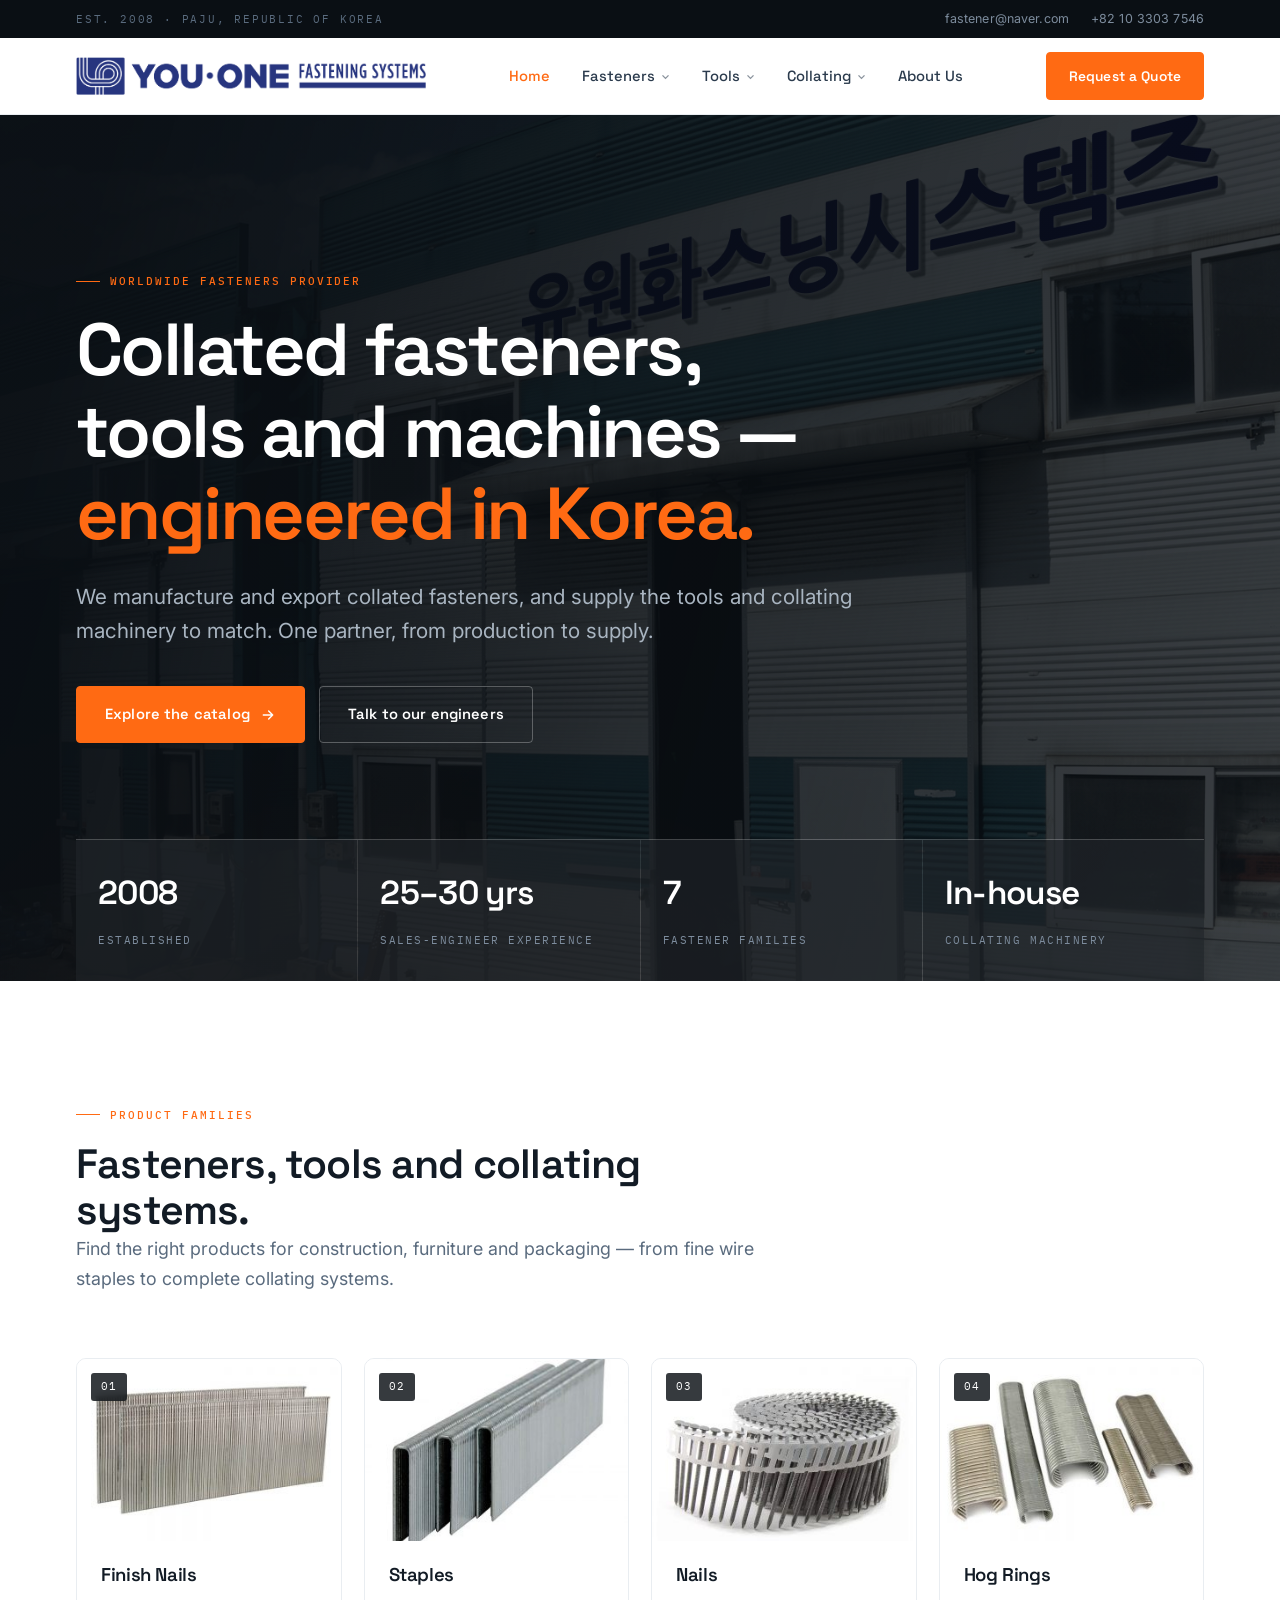
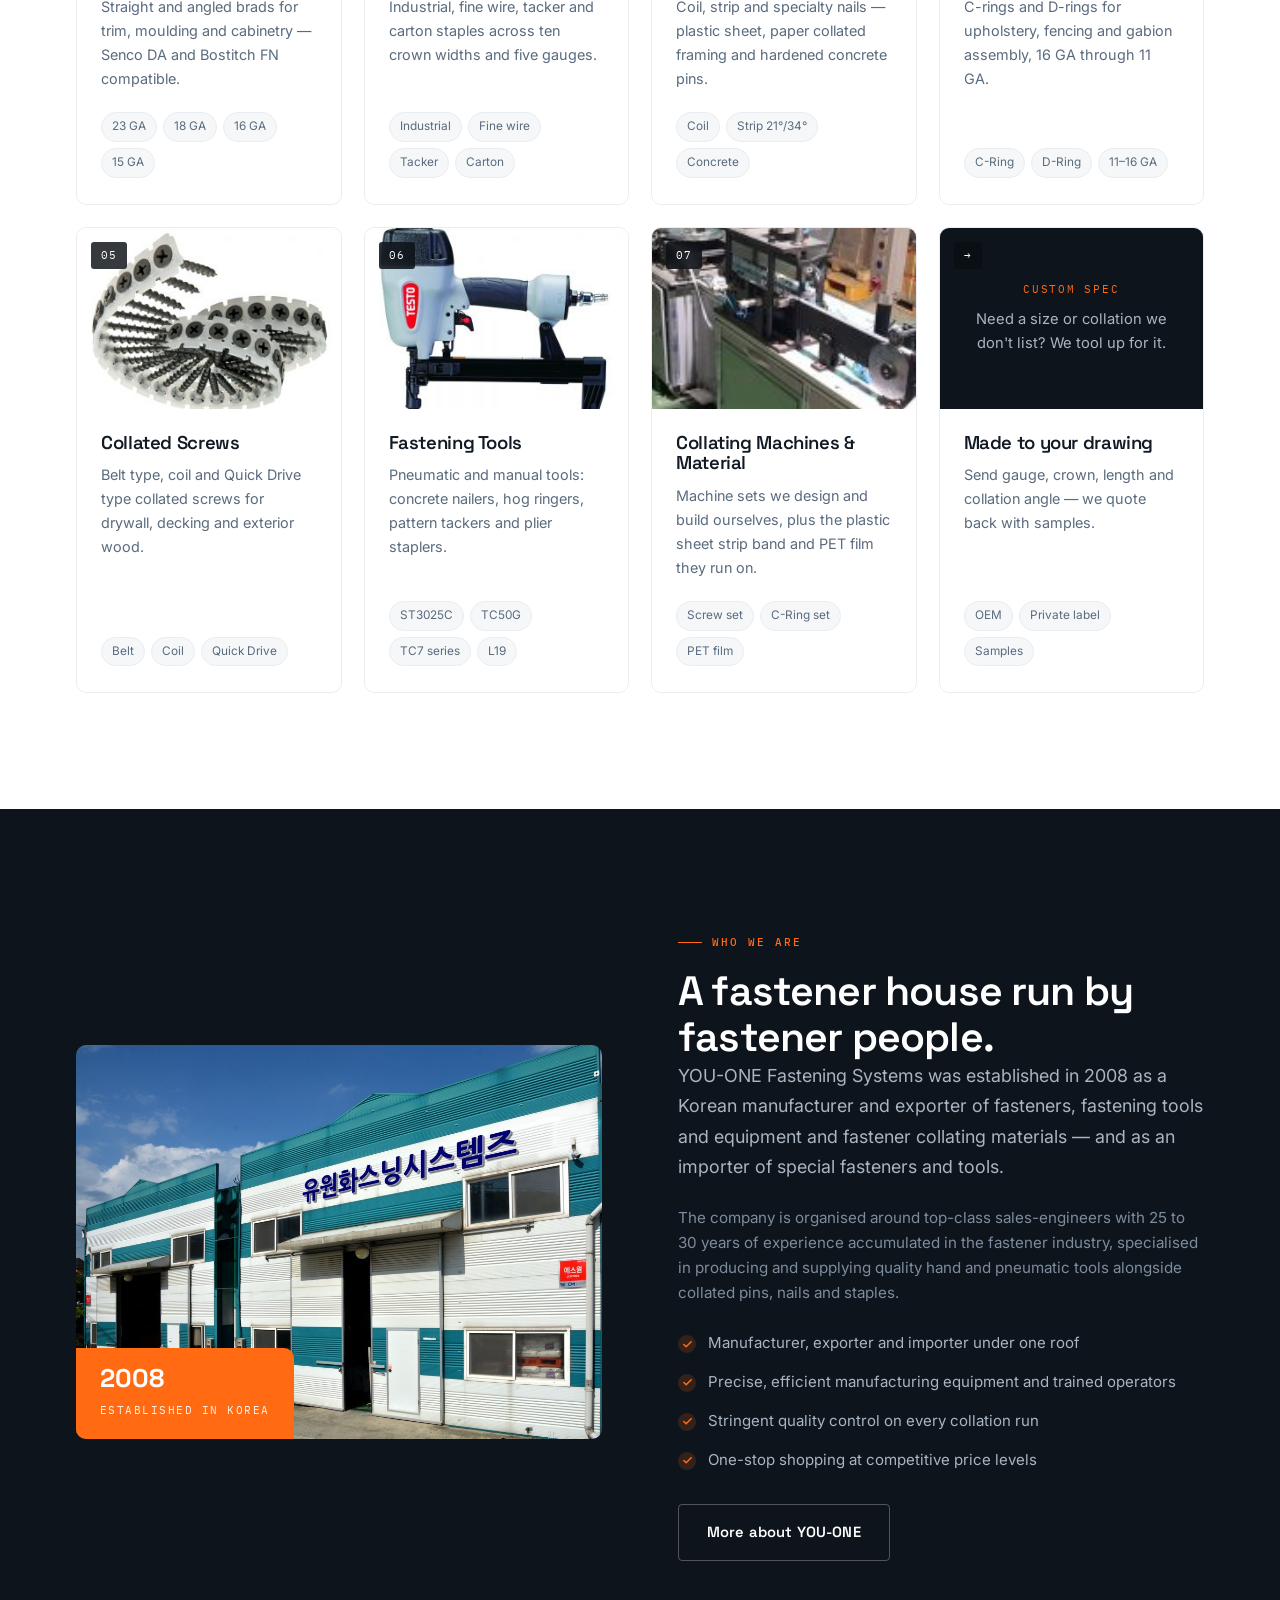
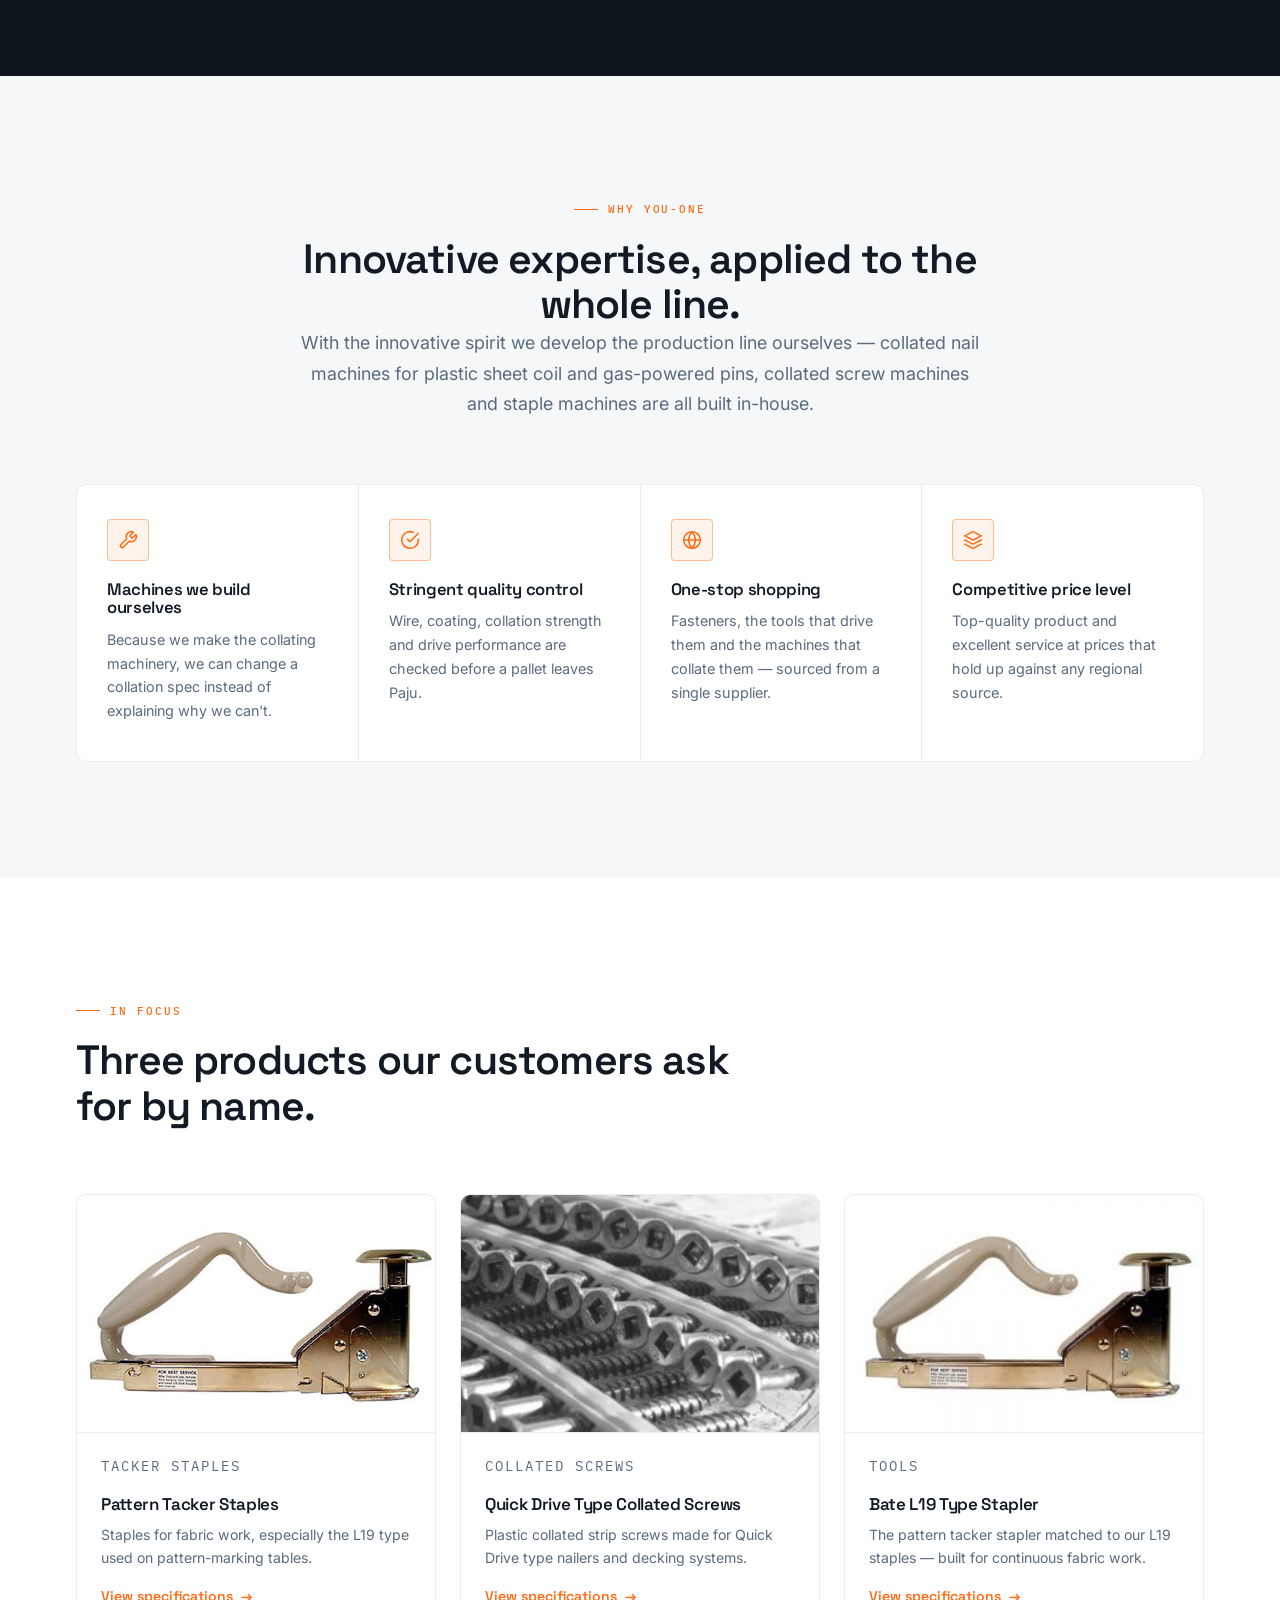
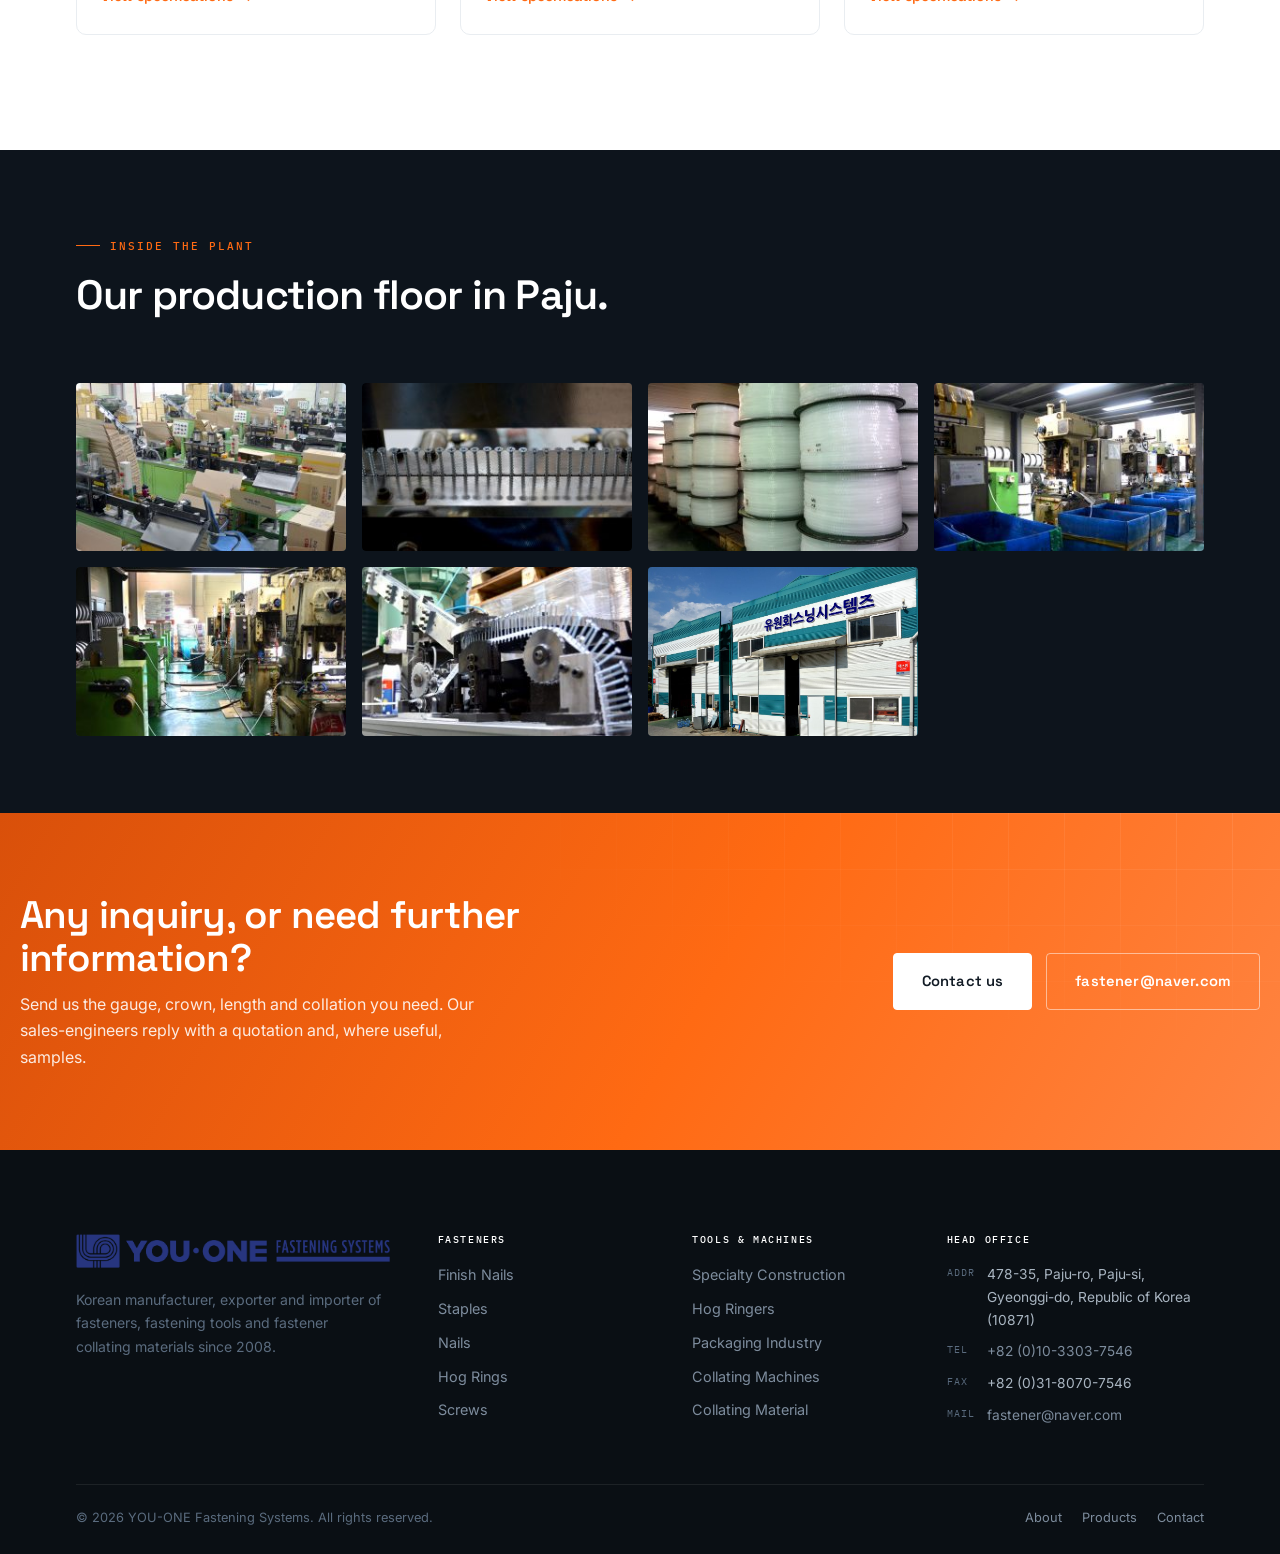
<file: index.html>
<!DOCTYPE html>
<html lang="en">
<head>
<meta charset="utf-8">
<meta name="viewport" content="width=device-width, initial-scale=1">
<title>YOU-ONE Fastening Systems — Worldwide Fasteners Provider</title>
<meta name="description" content="Korean manufacturer and exporter of collated nails, staples, screws, hog rings, pneumatic fastening tools and fastener collating machines since 2008.">
<meta name="theme-color" content="#0a0f14">
<link rel="canonical" href="https://www.youonefastening.com/">
<link rel="icon" href="assets/img/brand/logo-mobile.png">
<link rel="apple-touch-icon" href="assets/img/brand/logo-square.png">

<meta property="og:type" content="website">
<meta property="og:site_name" content="YOU-ONE Fastening Systems">
<meta property="og:title" content="YOU-ONE Fastening Systems — Worldwide Fasteners Provider">
<meta property="og:description" content="Collated nails, staples, screws, hog rings, fastening tools and collating machines. Manufactured in Paju, Republic of Korea since 2008.">
<meta property="og:image" content="assets/img/brand/logo-square.png">
<meta name="twitter:card" content="summary_large_image">

<link rel="preconnect" href="https://fonts.googleapis.com">
<link rel="preconnect" href="https://fonts.gstatic.com" crossorigin>
<link href="https://fonts.googleapis.com/css2?family=Space+Grotesk:wght@500;600;700&family=Inter:wght@400;500;600&family=IBM+Plex+Mono:wght@400;500&display=swap" rel="stylesheet">
<link rel="preload" as="image" href="assets/img/factory/factory-10.jpg" fetchpriority="high">
<link rel="stylesheet" href="assets/css/style.css">

<script type="application/ld+json">
{
  "@context": "https://schema.org",
  "@type": "Organization",
  "name": "YOU-ONE Fastening Systems",
  "url": "https://www.youonefastening.com/",
  "email": "fastener@naver.com",
  "telephone": "+82-10-3303-7546",
  "faxNumber": "+82-31-8070-7546",
  "foundingDate": "2008",
  "description": "Korean manufacturer, exporter and importer of fasteners, fastening tools and fastener collating materials.",
  "address": {
    "@type": "PostalAddress",
    "streetAddress": "478-35, Paju-ro",
    "addressLocality": "Paju-si",
    "addressRegion": "Gyeonggi-do",
    "postalCode": "10871",
    "addressCountry": "KR"
  }
}
</script>
</head>
<body>

<!-- ===== Top bar ===== -->
<div class="topbar">
  <div class="wrap topbar__inner">
    <span class="topbar__tag">Est. 2008 · Paju, Republic of Korea</span>
    <div class="topbar__meta">
      <a class="topbar__hide-sm" href="mailto:fastener@naver.com">fastener@naver.com</a>
      <a href="tel:+821033037546">+82 10 3303 7546</a>
    </div>
  </div>
</div>

<!-- ===== Header ===== -->
<header class="site-header">
  <div class="wrap site-header__inner">
    <a class="brand" href="index.html" aria-label="YOU-ONE Fastening Systems — home">
      <img src="assets/img/brand/logo-wide.png" alt="YOU-ONE Fastening Systems">
    </a>

    <nav class="nav" aria-label="Main">
      <div class="nav__item"><a class="nav__link" href="index.html" aria-current="page">Home</a></div>

      <div class="nav__item">
        <a class="nav__link" href="products.html">Fasteners
          <svg class="chev" viewBox="0 0 12 12" fill="none" stroke="currentColor" stroke-width="1.8"><path d="M2 4.5 6 8.5l4-4"/></svg>
        </a>
        <div class="mega">
          <div class="mega__col">
            <h4>Finish Nails</h4>
            <a href="products.html#finish-nails">Straight Finish Nails</a>
            <a href="products.html#finish-nails">Angled Finish Nails</a>
          </div>
          <div class="mega__col">
            <h4>Staples</h4>
            <a href="products.html#staples">Industrial Staples</a>
            <a href="products.html#staples">Fine Wire Staples</a>
            <a href="products.html#staples">Tacker Staples</a>
            <a href="products.html#staples">Carton Staples</a>
          </div>
          <div class="mega__col">
            <h4>Nails</h4>
            <a href="products.html#nails">Coil Nails</a>
            <a href="products.html#nails">Strip Nails</a>
            <a href="products.html#nails">Specialty Nails</a>
          </div>
          <div class="mega__col">
            <h4>Rings &amp; Screws</h4>
            <a href="products.html#hog-rings">C-Rings</a>
            <a href="products.html#hog-rings">D-Rings</a>
            <a href="products.html#screws">Belt Type Screws</a>
            <a href="products.html#screws">Coil Screws</a>
            <a href="products.html#screws">Quick Drive Type</a>
          </div>
        </div>
      </div>

      <div class="nav__item">
        <a class="nav__link" href="products.html#tools">Tools
          <svg class="chev" viewBox="0 0 12 12" fill="none" stroke="currentColor" stroke-width="1.8"><path d="M2 4.5 6 8.5l4-4"/></svg>
        </a>
        <div class="mega" style="grid-template-columns:repeat(4,1fr)">
          <div class="mega__col">
            <h4>Specialty Const.</h4>
            <a href="products.html#tools">Concrete Nailer ST3025C</a>
            <a href="products.html#tools">C-Ringer TC50G</a>
            <a href="products.html#tools">Manual Plier TC50HP</a>
          </div>
          <div class="mega__col">
            <h4>Pattern Marker</h4>
            <a href="products.html#tools">L19 Type Stapler</a>
          </div>
          <div class="mega__col">
            <h4>Packaging Indust.</h4>
            <a href="products.html#tools">Plier Stapler JK590</a>
          </div>
          <div class="mega__col">
            <h4>Hog Ringer</h4>
            <a href="products.html#tools">TC7</a>
            <a href="products.html#tools">TC7C</a>
            <a href="products.html#tools">TC7LNL</a>
          </div>
        </div>
      </div>

      <div class="nav__item">
        <a class="nav__link" href="products.html#collating">Collating
          <svg class="chev" viewBox="0 0 12 12" fill="none" stroke="currentColor" stroke-width="1.8"><path d="M2 4.5 6 8.5l4-4"/></svg>
        </a>
        <div class="mega" style="grid-template-columns:repeat(2,1fr);width:min(520px,calc(100vw - 48px))">
          <div class="mega__col">
            <h4>Machines</h4>
            <a href="products.html#collating">Screw Collating Machine Set</a>
            <a href="products.html#collating">C-Ring Collating Machine Set</a>
          </div>
          <div class="mega__col">
            <h4>Material</h4>
            <a href="products.html#collating">Plastic Sheet Strip Band</a>
            <a href="products.html#collating">PET Film</a>
          </div>
        </div>
      </div>

      <div class="nav__item"><a class="nav__link" href="about.html">About Us</a></div>
    </nav>

    <div class="header__cta">
      <a class="btn" href="contact.html">Request a Quote</a>
      <button class="nav-toggle" type="button" aria-expanded="false" aria-controls="mobile-nav" aria-label="Toggle menu">
        <svg class="icon-open" viewBox="0 0 24 24" fill="none" stroke="currentColor" stroke-width="2" stroke-linecap="round"><path d="M3 6h18M3 12h18M3 18h18"/></svg>
        <svg class="icon-close" viewBox="0 0 24 24" fill="none" stroke="currentColor" stroke-width="2" stroke-linecap="round"><path d="M18 6 6 18M6 6l12 12"/></svg>
      </button>
    </div>
  </div>
</header>

<!-- ===== Mobile nav ===== -->
<div class="mobile-nav" id="mobile-nav">
  <a class="mobile-nav__top" href="index.html">Home</a>
  <details>
    <summary>Fasteners</summary>
    <ul>
      <li><a href="products.html#finish-nails">Finish Nails</a></li>
      <li><a href="products.html#staples">Staples</a></li>
      <li><a href="products.html#nails">Nails</a></li>
      <li><a href="products.html#hog-rings">Hog Rings</a></li>
      <li><a href="products.html#screws">Screws</a></li>
    </ul>
  </details>
  <details>
    <summary>Tools</summary>
    <ul>
      <li><a href="products.html#tools">Specialty Construction</a></li>
      <li><a href="products.html#tools">Pattern Marker Stapler</a></li>
      <li><a href="products.html#tools">Packaging Industry</a></li>
      <li><a href="products.html#tools">Hog Ringer</a></li>
    </ul>
  </details>
  <details>
    <summary>Collating</summary>
    <ul>
      <li><a href="products.html#collating">Collating Machines</a></li>
      <li><a href="products.html#collating">Collating Material</a></li>
    </ul>
  </details>
  <a class="mobile-nav__top" href="about.html">About Us</a>
  <a class="mobile-nav__top" href="contact.html">Contact Us</a>
  <a class="btn" href="contact.html">Request a Quote</a>
</div>

<main>

<!-- ===== Hero ===== -->
<section class="hero">
  <div class="hero__bg">
    <img src="assets/img/factory/factory-10.jpg" alt="" aria-hidden="true" width="2000" height="1012" fetchpriority="high" decoding="async">
  </div>

  <div class="wrap">
    <div class="hero__inner">
      <p class="eyebrow">Worldwide Fasteners Provider</p>
      <h1>Collated fasteners,<br>tools and machines —<br><em>engineered in Korea.</em></h1>
      <p class="hero__lead">
        We manufacture and export collated fasteners, and supply the tools and
        collating machinery to match. One partner, from production to supply.
      </p>
      <div class="btn-row">
        <a class="btn" href="products.html">
          Explore the catalog
          <svg width="16" height="16" viewBox="0 0 24 24" fill="none" stroke="currentColor" stroke-width="2.2" stroke-linecap="round" stroke-linejoin="round"><path d="M5 12h14M13 6l6 6-6 6"/></svg>
        </a>
        <a class="btn btn--ghost-light" href="contact.html">Talk to our engineers</a>
      </div>
    </div>
  </div>

  <div class="wrap">
    <div class="hero__stats">
      <div class="hero__stat"><b>2008</b><span>Established</span></div>
      <div class="hero__stat"><b>25–30 yrs</b><span>Sales-engineer experience</span></div>
      <div class="hero__stat"><b>7</b><span>Fastener families</span></div>
      <div class="hero__stat"><b>In-house</b><span>Collating machinery</span></div>
    </div>
  </div>
</section>

<!-- ===== Product families ===== -->
<section class="section" id="products">
  <div class="wrap">
    <div class="section-head" data-reveal>
      <p class="eyebrow">Product families</p>
      <h2 class="h-section">Fasteners, tools and collating systems.</h2>
      <p class="lead">
        Find the right products for construction, furniture and packaging —
        from fine wire staples to complete collating systems.
      </p>
    </div>

    <div class="cat-grid">
      <a class="cat-card" href="products.html#finish-nails" data-reveal>
        <div class="cat-card__media">
          <span class="cat-card__num">01</span>
          <img src="assets/img/products/finish-brads-18ga.jpg" alt="18 gauge finish brads" loading="lazy">
        </div>
        <div class="cat-card__body">
          <h3>Finish Nails</h3>
          <p>Straight and angled brads for trim, moulding and cabinetry — Senco DA and Bostitch FN compatible.</p>
          <ul class="cat-card__tags"><li>23 GA</li><li>18 GA</li><li>16 GA</li><li>15 GA</li></ul>
        </div>
      </a>

      <a class="cat-card" href="products.html#staples" data-reveal data-reveal-delay="60">
        <div class="cat-card__media">
          <span class="cat-card__num">02</span>
          <img src="assets/img/products/staples-industrial-18ga.jpg" alt="18 gauge medium crown staples" loading="lazy">
        </div>
        <div class="cat-card__body">
          <h3>Staples</h3>
          <p>Industrial, fine wire, tacker and carton staples across ten crown widths and five gauges.</p>
          <ul class="cat-card__tags"><li>Industrial</li><li>Fine wire</li><li>Tacker</li><li>Carton</li></ul>
        </div>
      </a>

      <a class="cat-card" href="products.html#nails" data-reveal data-reveal-delay="120">
        <div class="cat-card__media">
          <span class="cat-card__num">03</span>
          <img src="assets/img/products/coil-nails-15deg.jpg" alt="15 degree plastic sheet coil nails" loading="lazy">
        </div>
        <div class="cat-card__body">
          <h3>Nails</h3>
          <p>Coil, strip and specialty nails — plastic sheet, paper collated framing and hardened concrete pins.</p>
          <ul class="cat-card__tags"><li>Coil</li><li>Strip 21°/34°</li><li>Concrete</li></ul>
        </div>
      </a>

      <a class="cat-card" href="products.html#hog-rings" data-reveal>
        <div class="cat-card__media">
          <span class="cat-card__num">04</span>
          <img src="assets/img/products/c-ring.jpg" alt="C-ring hog rings" loading="lazy">
        </div>
        <div class="cat-card__body">
          <h3>Hog Rings</h3>
          <p>C-rings and D-rings for upholstery, fencing and gabion assembly, 16 GA through 11 GA.</p>
          <ul class="cat-card__tags"><li>C-Ring</li><li>D-Ring</li><li>11–16 GA</li></ul>
        </div>
      </a>

      <a class="cat-card" href="products.html#screws" data-reveal data-reveal-delay="60">
        <div class="cat-card__media">
          <span class="cat-card__num">05</span>
          <img src="assets/img/products/screws-drywall.jpg" alt="Collated drywall screws" loading="lazy">
        </div>
        <div class="cat-card__body">
          <h3>Collated Screws</h3>
          <p>Belt type, coil and Quick Drive type collated screws for drywall, decking and exterior wood.</p>
          <ul class="cat-card__tags"><li>Belt</li><li>Coil</li><li>Quick Drive</li></ul>
        </div>
      </a>

      <a class="cat-card" href="products.html#tools" data-reveal data-reveal-delay="120">
        <div class="cat-card__media">
          <span class="cat-card__num">06</span>
          <img src="assets/img/products/tool-st3025c.jpg" alt="Concrete nailer ST3025C" loading="lazy">
        </div>
        <div class="cat-card__body">
          <h3>Fastening Tools</h3>
          <p>Pneumatic and manual tools: concrete nailers, hog ringers, pattern tackers and plier staplers.</p>
          <ul class="cat-card__tags"><li>ST3025C</li><li>TC50G</li><li>TC7 series</li><li>L19</li></ul>
        </div>
      </a>

      <a class="cat-card" href="products.html#collating" data-reveal>
        <div class="cat-card__media">
          <span class="cat-card__num">07</span>
          <img src="assets/img/products/machine-screw-collating.jpg" alt="Screw collating machine set" loading="lazy">
        </div>
        <div class="cat-card__body">
          <h3>Collating Machines &amp; Material</h3>
          <p>Machine sets we design and build ourselves, plus the plastic sheet strip band and PET film they run on.</p>
          <ul class="cat-card__tags"><li>Screw set</li><li>C-Ring set</li><li>PET film</li></ul>
        </div>
      </a>

      <a class="cat-card" href="contact.html" data-reveal data-reveal-delay="60">
        <div class="cat-card__media" style="display:grid;place-items:center;background:var(--steel-950)">
          <span class="cat-card__num">→</span>
          <div style="text-align:center;padding:24px">
            <p style="font-family:var(--font-mono);font-size:.68rem;letter-spacing:.16em;text-transform:uppercase;color:var(--accent);margin-bottom:8px">Custom spec</p>
            <p style="color:var(--steel-300);font-size:.92rem;max-width:24ch;margin:0">Need a size or collation we don't list? We tool up for it.</p>
          </div>
        </div>
        <div class="cat-card__body">
          <h3>Made to your drawing</h3>
          <p>Send gauge, crown, length and collation angle — we quote back with samples.</p>
          <ul class="cat-card__tags"><li>OEM</li><li>Private label</li><li>Samples</li></ul>
        </div>
      </a>
    </div>
  </div>
</section>

<!-- ===== About / company ===== -->
<section class="section section--dark" id="company">
  <div class="wrap">
    <div class="split">
      <div class="split__media" data-reveal>
        <img src="assets/img/factory/factory-09.jpg" alt="YOU-ONE Fastening Systems production floor" loading="lazy">
        <div class="split__badge"><b>2008</b><span>Established in Korea</span></div>
      </div>
      <div data-reveal data-reveal-delay="80">
        <p class="eyebrow">Who we are</p>
        <h2 class="h-section">A fastener house run by fastener people.</h2>
        <p class="lead" style="margin-bottom:22px">
          YOU-ONE Fastening Systems was established in 2008 as a Korean manufacturer and exporter
          of fasteners, fastening tools and equipment and fastener collating materials — and as an
          importer of special fasteners and tools.
        </p>
        <p style="color:var(--steel-400);font-size:.95rem">
          The company is organised around top-class sales-engineers with 25 to 30 years of experience
          accumulated in the fastener industry, specialised in producing and supplying quality hand
          and pneumatic tools alongside collated pins, nails and staples.
        </p>
        <ul class="check-list">
          <li>Manufacturer, exporter and importer under one roof</li>
          <li>Precise, efficient manufacturing equipment and trained operators</li>
          <li>Stringent quality control on every collation run</li>
          <li>One-stop shopping at competitive price levels</li>
        </ul>
        <div class="btn-row">
          <a class="btn btn--ghost-light" href="about.html">More about YOU-ONE</a>
        </div>
      </div>
    </div>
  </div>
</section>

<!-- ===== Capabilities ===== -->
<section class="section section--muted">
  <div class="wrap">
    <div class="section-head section-head--center" data-reveal>
      <p class="eyebrow">Why YOU-ONE</p>
      <h2 class="h-section">Innovative expertise, applied to the whole line.</h2>
      <p class="lead">
        With the innovative spirit we develop the production line ourselves — collated nail machines
        for plastic sheet coil and gas-powered pins, collated screw machines and staple machines are
        all built in-house.
      </p>
    </div>

    <div class="feature-grid feature-grid--light">
      <div class="feature" data-reveal>
        <div class="feature__icon">
          <svg viewBox="0 0 24 24" fill="none" stroke="currentColor" stroke-width="1.8" stroke-linecap="round" stroke-linejoin="round"><path d="M14.7 6.3a1 1 0 0 0 0 1.4l1.6 1.6a1 1 0 0 0 1.4 0l3.77-3.77a6 6 0 0 1-7.94 7.94l-6.91 6.91a2.12 2.12 0 0 1-3-3l6.91-6.91a6 6 0 0 1 7.94-7.94l-3.76 3.76z"/></svg>
        </div>
        <h3>Machines we build ourselves</h3>
        <p>Because we make the collating machinery, we can change a collation spec instead of explaining why we can't.</p>
      </div>
      <div class="feature" data-reveal data-reveal-delay="60">
        <div class="feature__icon">
          <svg viewBox="0 0 24 24" fill="none" stroke="currentColor" stroke-width="1.8" stroke-linecap="round" stroke-linejoin="round"><path d="M22 11.08V12a10 10 0 1 1-5.93-9.14"/><path d="m9 11 3 3L22 4"/></svg>
        </div>
        <h3>Stringent quality control</h3>
        <p>Wire, coating, collation strength and drive performance are checked before a pallet leaves Paju.</p>
      </div>
      <div class="feature" data-reveal data-reveal-delay="120">
        <div class="feature__icon">
          <svg viewBox="0 0 24 24" fill="none" stroke="currentColor" stroke-width="1.8" stroke-linecap="round" stroke-linejoin="round"><circle cx="12" cy="12" r="10"/><path d="M2 12h20M12 2a15.3 15.3 0 0 1 4 10 15.3 15.3 0 0 1-4 10 15.3 15.3 0 0 1-4-10 15.3 15.3 0 0 1 4-10z"/></svg>
        </div>
        <h3>One-stop shopping</h3>
        <p>Fasteners, the tools that drive them and the machines that collate them — sourced from a single supplier.</p>
      </div>
      <div class="feature" data-reveal data-reveal-delay="180">
        <div class="feature__icon">
          <svg viewBox="0 0 24 24" fill="none" stroke="currentColor" stroke-width="1.8" stroke-linecap="round" stroke-linejoin="round"><path d="M12 2 2 7l10 5 10-5-10-5z"/><path d="m2 17 10 5 10-5M2 12l10 5 10-5"/></svg>
        </div>
        <h3>Competitive price level</h3>
        <p>Top-quality product and excellent service at prices that hold up against any regional source.</p>
      </div>
    </div>
  </div>
</section>

<!-- ===== Featured products ===== -->
<section class="section">
  <div class="wrap">
    <div class="section-head" data-reveal>
      <p class="eyebrow">In focus</p>
      <h2 class="h-section">Three products our customers ask for by name.</h2>
    </div>

    <div class="prod-grid">
      <a class="prod-card" href="products.html#staples" data-reveal>
        <div class="prod-card__media"><img src="assets/img/products/hero-pattern-tacker.jpg" alt="Pattern tacker staples, Bates L19 type" loading="lazy"></div>
        <div class="prod-card__body">
          <p class="prod-card__kicker">Tacker Staples</p>
          <h3>Pattern Tacker Staples</h3>
          <p>Staples for fabric work, especially the L19 type used on pattern-marking tables.</p>
          <span class="link-arrow">View specifications <span>→</span></span>
        </div>
      </a>

      <a class="prod-card" href="products.html#screws" data-reveal data-reveal-delay="70">
        <div class="prod-card__media"><img src="assets/img/products/hero-quikdrive.jpg" alt="Quick Drive type collated screws" loading="lazy"></div>
        <div class="prod-card__body">
          <p class="prod-card__kicker">Collated Screws</p>
          <h3>Quick Drive Type Collated Screws</h3>
          <p>Plastic collated strip screws made for Quick Drive type nailers and decking systems.</p>
          <span class="link-arrow">View specifications <span>→</span></span>
        </div>
      </a>

      <a class="prod-card" href="products.html#tools" data-reveal data-reveal-delay="140">
        <div class="prod-card__media"><img src="assets/img/products/tool-l19-stapler.jpg" alt="Bate L19 type pattern tacker stapler" loading="lazy"></div>
        <div class="prod-card__body">
          <p class="prod-card__kicker">Tools</p>
          <h3>Bate L19 Type Stapler</h3>
          <p>The pattern tacker stapler matched to our L19 staples — built for continuous fabric work.</p>
          <span class="link-arrow">View specifications <span>→</span></span>
        </div>
      </a>
    </div>
  </div>
</section>

<!-- ===== Factory gallery ===== -->
<section class="section section--dark section--tight">
  <div class="wrap">
    <div class="section-head" data-reveal>
      <p class="eyebrow">Inside the plant</p>
      <h2 class="h-section">Our production floor in Paju.</h2>
    </div>
    <div class="gallery" data-reveal>
      <figure><img src="assets/img/factory/factory-03.jpg" alt="Wire collating line" loading="lazy"></figure>
      <figure><img src="assets/img/factory/factory-04.jpg" alt="Fastener production equipment" loading="lazy"></figure>
      <figure><img src="assets/img/factory/factory-05.jpg" alt="Staple forming machine" loading="lazy"></figure>
      <figure><img src="assets/img/factory/factory-06.jpg" alt="Collating machine detail" loading="lazy"></figure>
      <figure><img src="assets/img/factory/factory-07.jpg" alt="Quality inspection area" loading="lazy"></figure>
      <figure><img src="assets/img/factory/factory-08.jpg" alt="Packaged fastener stock" loading="lazy"></figure>
      <figure><img src="assets/img/factory/factory-09.jpg" alt="Production floor overview" loading="lazy"></figure>
    </div>
  </div>
</section>

<!-- ===== CTA ===== -->
<section class="cta">
  <div class="wrap cta__inner">
    <div data-reveal>
      <h2>Any inquiry, or need further information?</h2>
      <p>Send us the gauge, crown, length and collation you need. Our sales-engineers reply with a quotation and, where useful, samples.</p>
    </div>
    <div class="btn-row" data-reveal data-reveal-delay="80">
      <a class="btn" href="contact.html">Contact us</a>
      <a class="btn btn--ghost-light" href="mailto:fastener@naver.com">fastener@naver.com</a>
    </div>
  </div>
</section>

</main>

<!-- ===== Footer ===== -->
<footer class="site-footer">
  <div class="wrap">
    <div class="footer__top">
      <div class="footer__brand">
        <img src="assets/img/brand/logo-wide.png" alt="YOU-ONE Fastening Systems">
        <p>Korean manufacturer, exporter and importer of fasteners, fastening tools and fastener collating materials since 2008.</p>
      </div>
      <div>
        <h4>Fasteners</h4>
        <ul>
          <li><a href="products.html#finish-nails">Finish Nails</a></li>
          <li><a href="products.html#staples">Staples</a></li>
          <li><a href="products.html#nails">Nails</a></li>
          <li><a href="products.html#hog-rings">Hog Rings</a></li>
          <li><a href="products.html#screws">Screws</a></li>
        </ul>
      </div>
      <div>
        <h4>Tools &amp; Machines</h4>
        <ul>
          <li><a href="products.html#tools">Specialty Construction</a></li>
          <li><a href="products.html#tools">Hog Ringers</a></li>
          <li><a href="products.html#tools">Packaging Industry</a></li>
          <li><a href="products.html#collating">Collating Machines</a></li>
          <li><a href="products.html#collating">Collating Material</a></li>
        </ul>
      </div>
      <div class="footer__contact">
        <h4>Head Office</h4>
        <dl>
          <dt>Addr</dt><dd>478-35, Paju-ro, Paju-si, Gyeonggi-do, Republic of Korea (10871)</dd>
          <dt>Tel</dt><dd><a href="tel:+821033037546">+82 (0)10-3303-7546</a></dd>
          <dt>Fax</dt><dd>+82 (0)31-8070-7546</dd>
          <dt>Mail</dt><dd><a href="mailto:fastener@naver.com">fastener@naver.com</a></dd>
        </dl>
      </div>
    </div>
    <div class="footer__bottom">
      <p>&copy; <span data-year>2026</span> YOU-ONE Fastening Systems. All rights reserved.</p>
      <div class="footer__legal">
        <a href="about.html">About</a>
        <a href="products.html">Products</a>
        <a href="contact.html">Contact</a>
      </div>
    </div>
  </div>
</footer>

<button class="to-top" type="button" aria-label="Back to top">
  <svg viewBox="0 0 24 24" fill="none" stroke="currentColor" stroke-width="2.2" stroke-linecap="round" stroke-linejoin="round"><path d="M12 19V5M5 12l7-7 7 7"/></svg>
</button>

<script src="assets/js/main.js"></script>
</body>
</html>
</file>
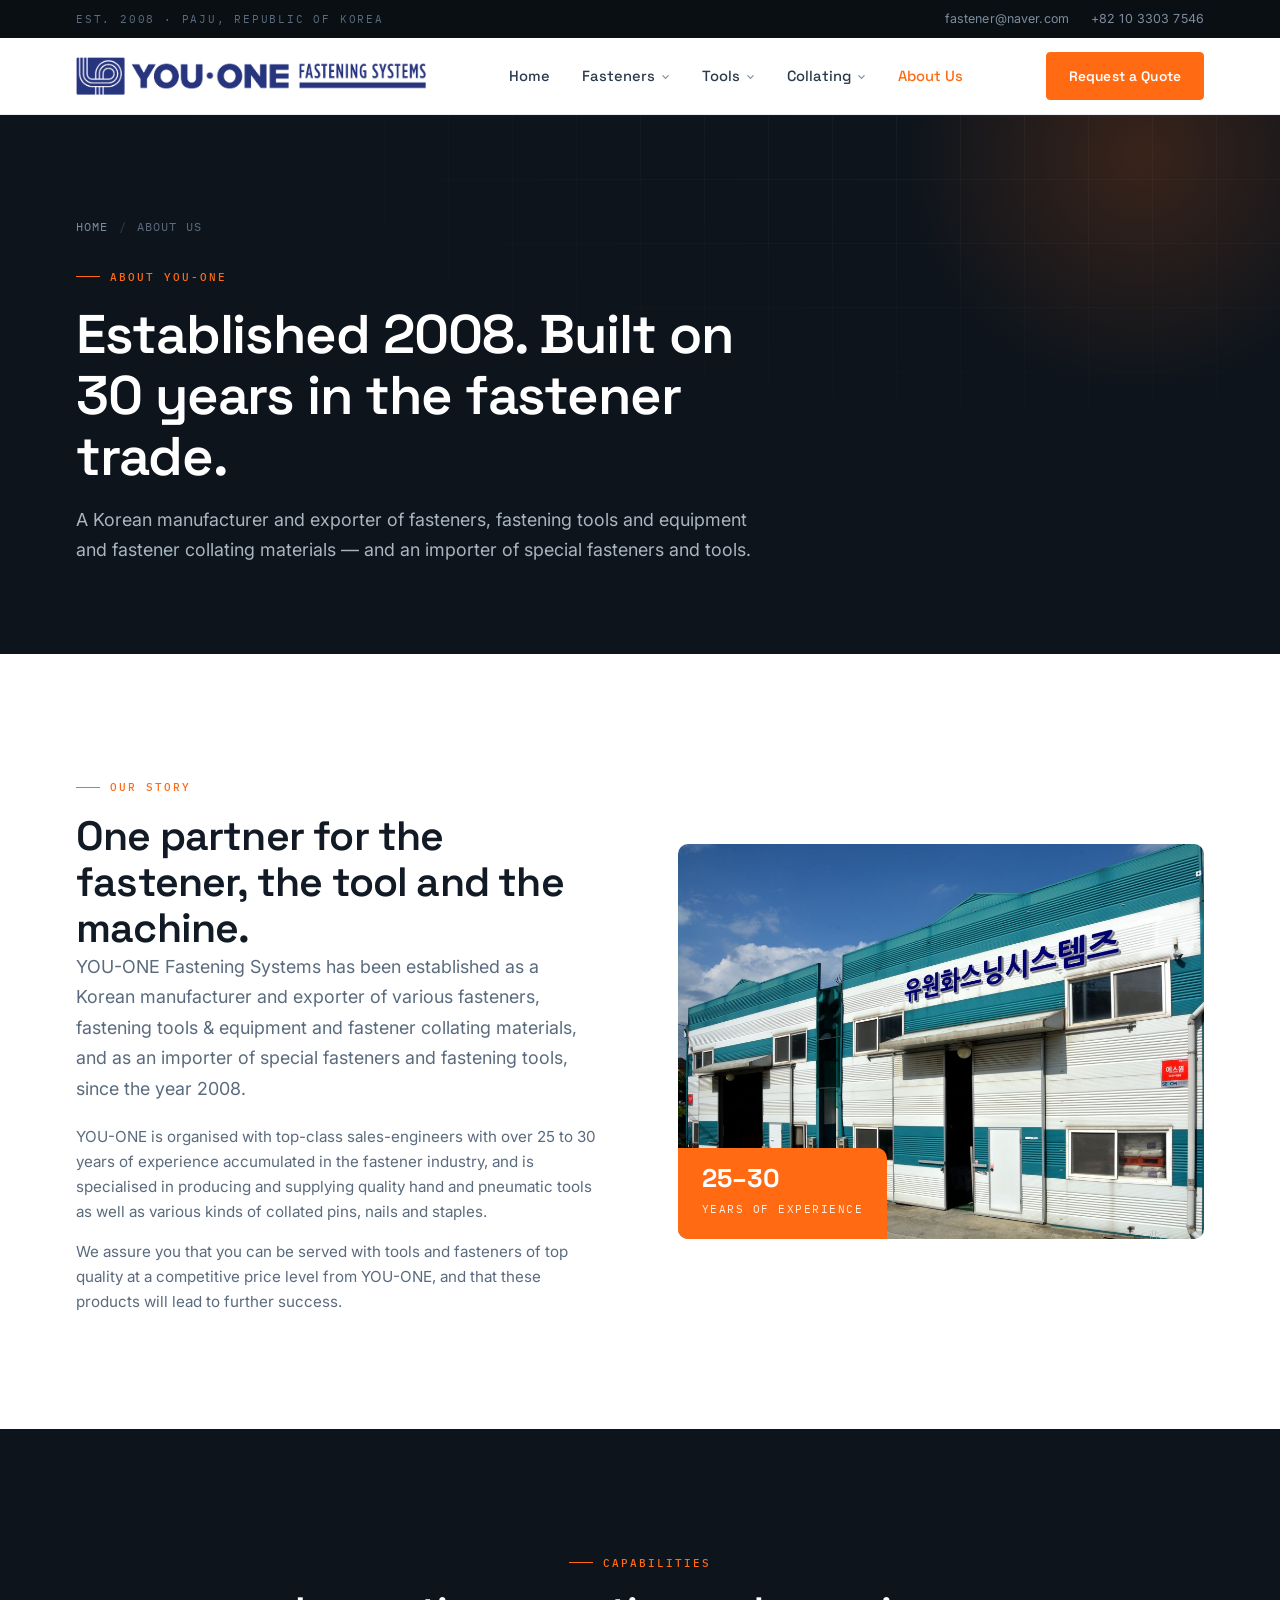
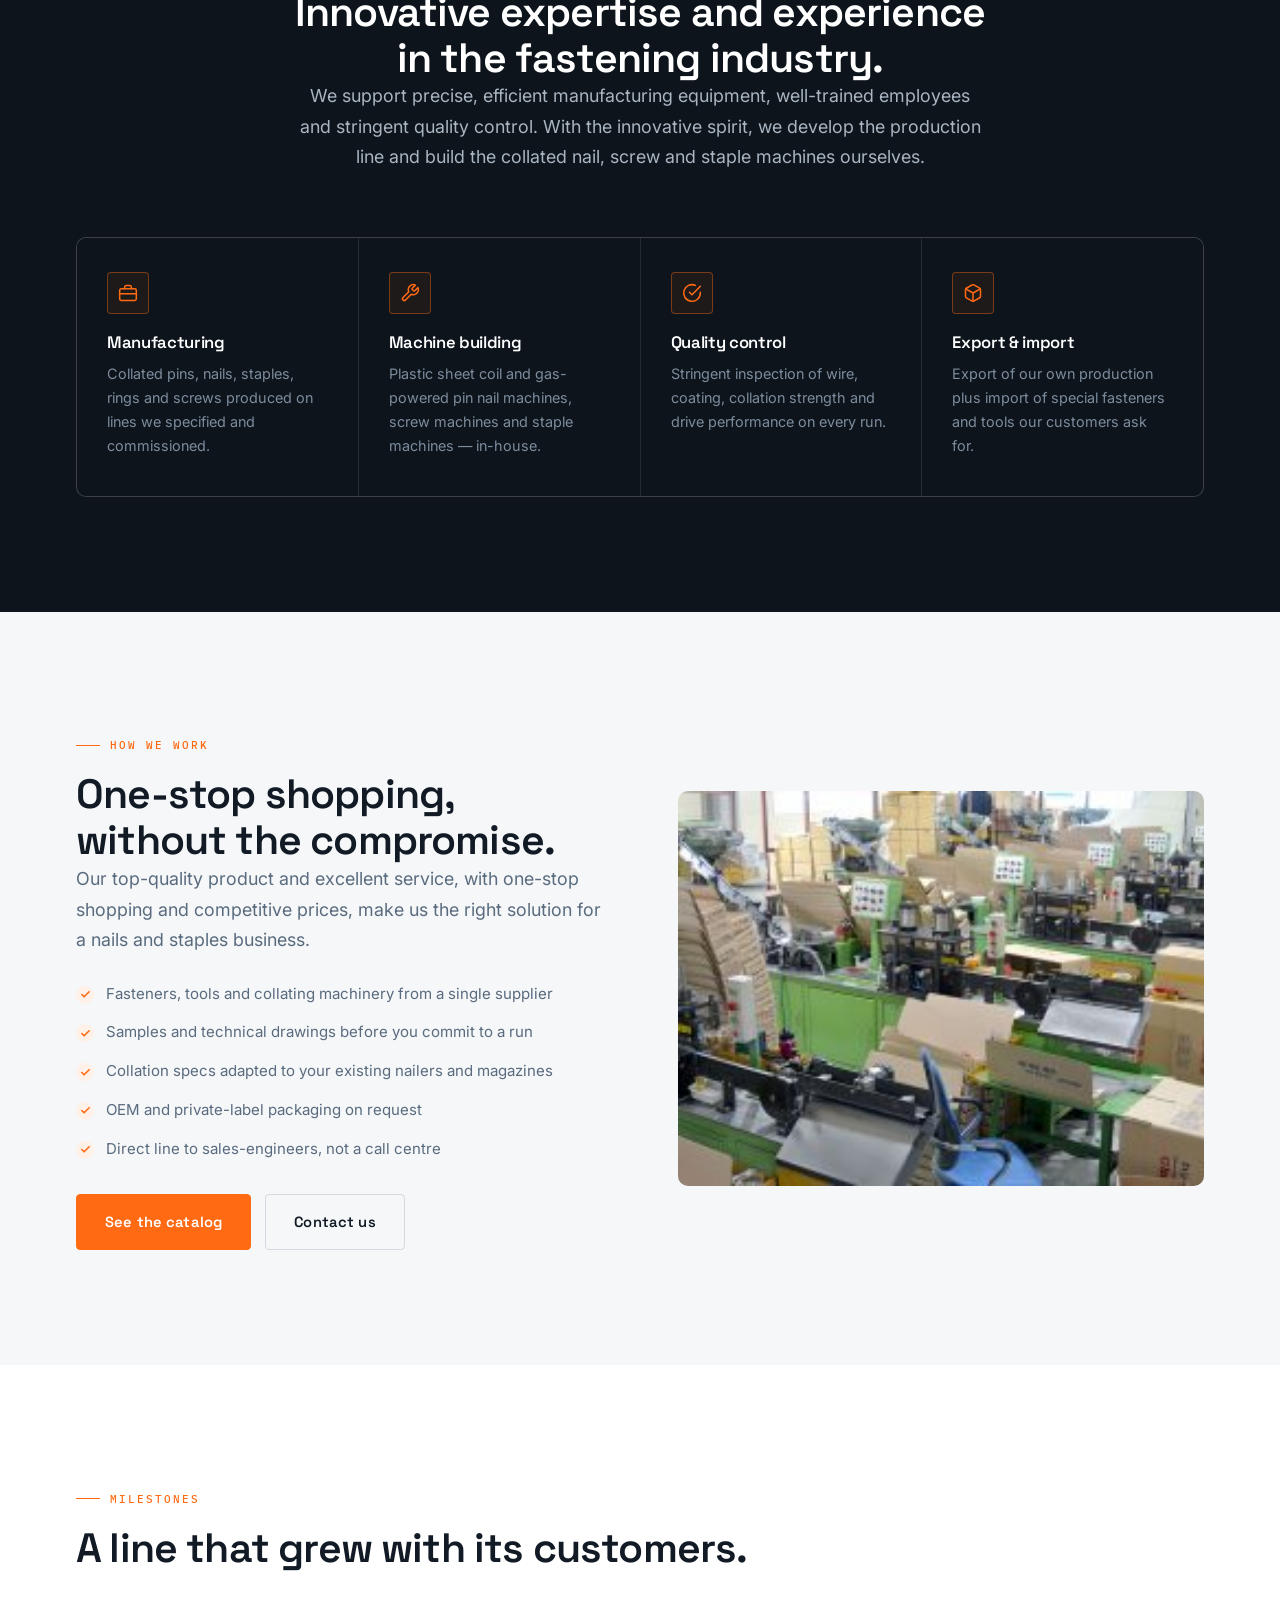
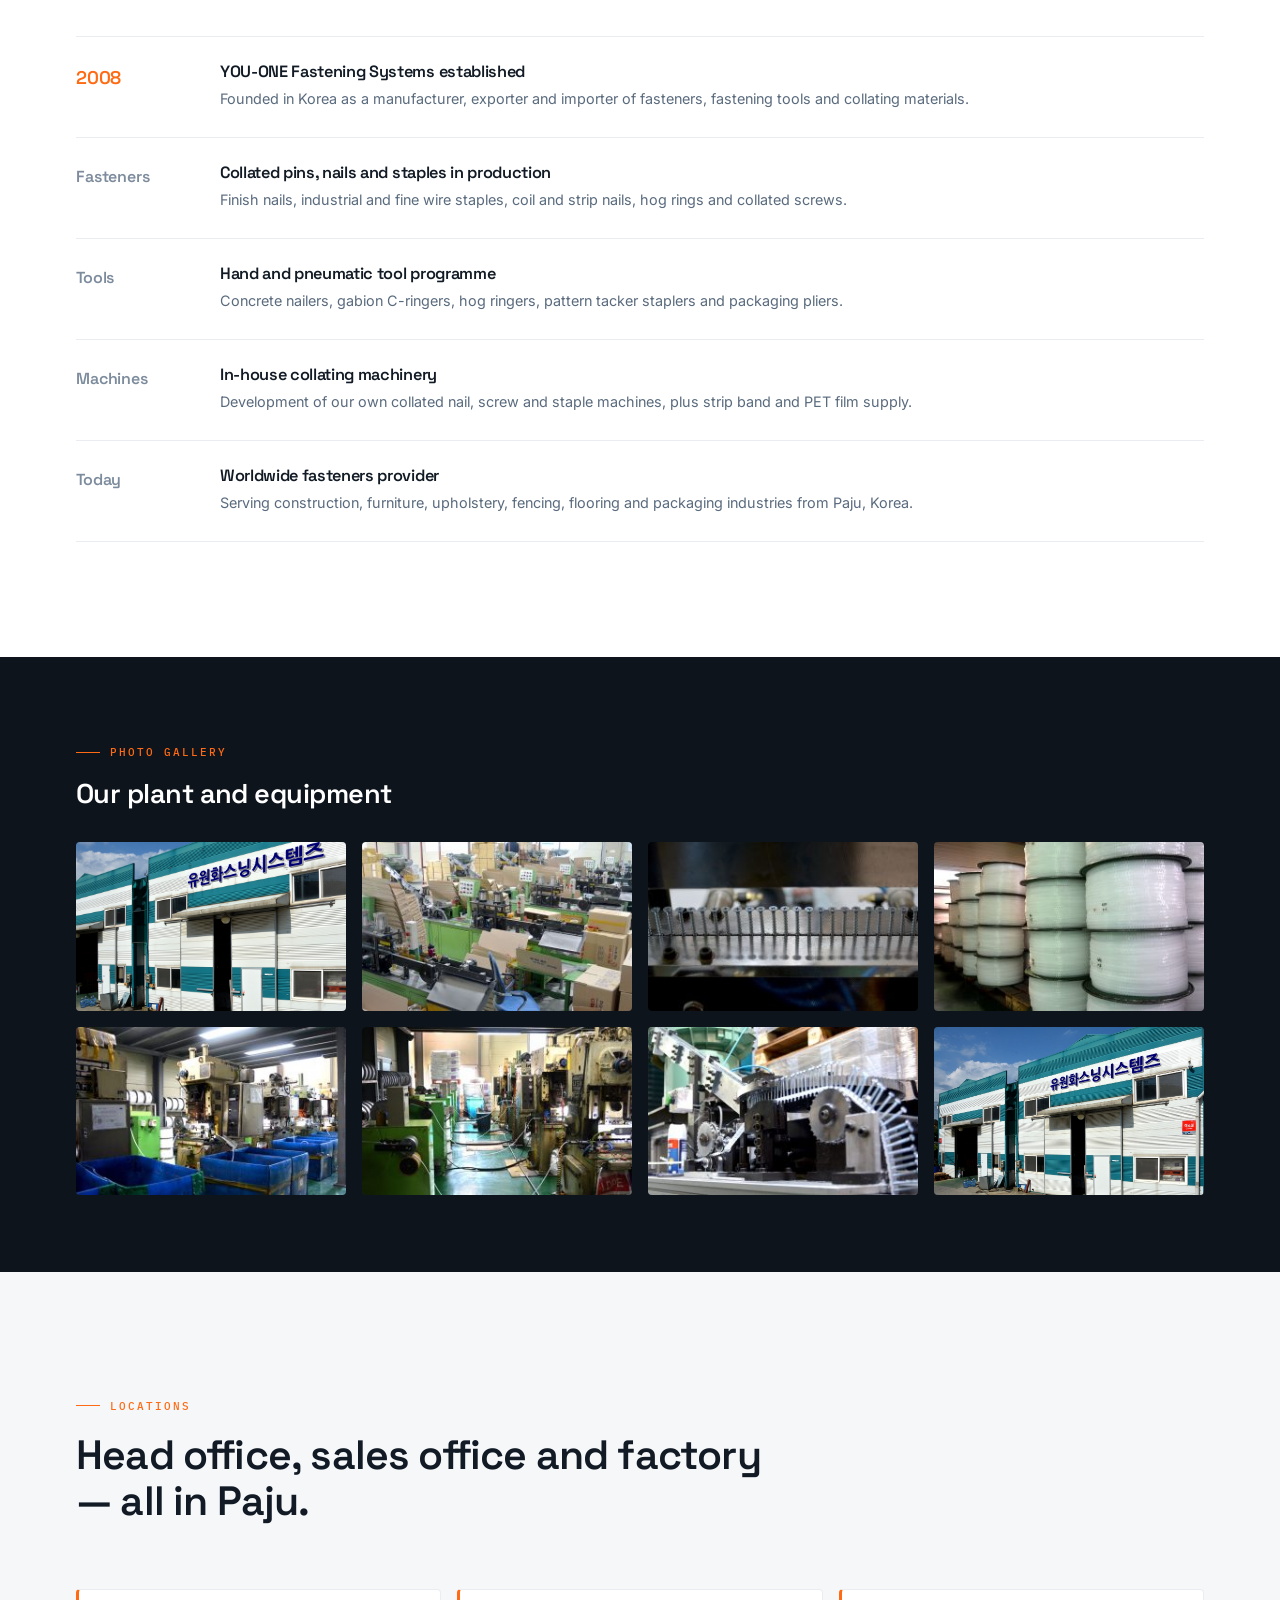
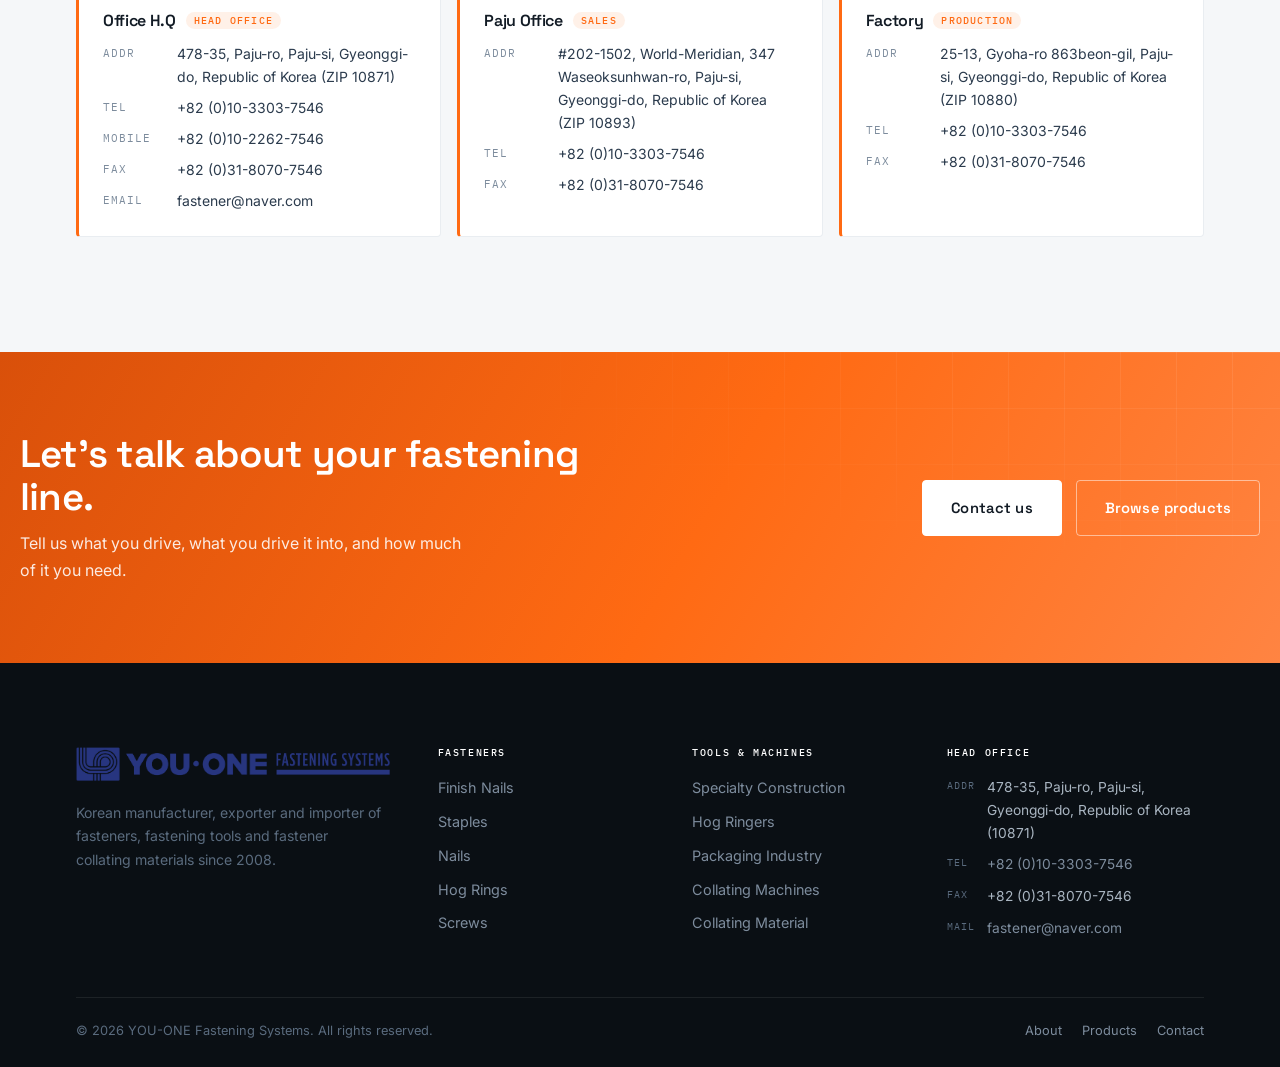
<file: about.html>
<!DOCTYPE html>
<html lang="en">
<head>
<meta charset="utf-8">
<meta name="viewport" content="width=device-width, initial-scale=1">
<title>About Us — YOU-ONE Fastening Systems</title>
<meta name="description" content="Established 2008 in Paju, Korea. Manufacturer, exporter and importer of fasteners, fastening tools and fastener collating materials.">
<meta name="theme-color" content="#0a0f14">
<link rel="canonical" href="https://www.youonefastening.com/about.html">
<link rel="icon" href="assets/img/brand/logo-mobile.png">
<link rel="apple-touch-icon" href="assets/img/brand/logo-square.png">

<meta property="og:type" content="website">
<meta property="og:site_name" content="YOU-ONE Fastening Systems">
<meta property="og:title" content="About Us — YOU-ONE Fastening Systems">
<meta property="og:description" content="Established 2008 in Paju, Korea. Manufacturer, exporter and importer of fasteners, fastening tools and fastener collating materials.">
<meta property="og:image" content="assets/img/brand/logo-square.png">
<meta name="twitter:card" content="summary_large_image">

<link rel="preconnect" href="https://fonts.googleapis.com">
<link rel="preconnect" href="https://fonts.gstatic.com" crossorigin>
<link href="https://fonts.googleapis.com/css2?family=Space+Grotesk:wght@500;600;700&family=Inter:wght@400;500;600&family=IBM+Plex+Mono:wght@400;500&display=swap" rel="stylesheet">
<link rel="stylesheet" href="assets/css/style.css">
</head>
<body>

<!-- ===== Top bar ===== -->
<div class="topbar">
  <div class="wrap topbar__inner">
    <span class="topbar__tag">Est. 2008 · Paju, Republic of Korea</span>
    <div class="topbar__meta">
      <a class="topbar__hide-sm" href="mailto:fastener@naver.com">fastener@naver.com</a>
      <a href="tel:+821033037546">+82 10 3303 7546</a>
    </div>
  </div>
</div>

<!-- ===== Header ===== -->
<header class="site-header">
  <div class="wrap site-header__inner">
    <a class="brand" href="index.html" aria-label="YOU-ONE Fastening Systems — home">
      <img src="assets/img/brand/logo-wide.png" alt="YOU-ONE Fastening Systems">
    </a>

    <nav class="nav" aria-label="Main">
      <div class="nav__item"><a class="nav__link" href="index.html">Home</a></div>

      <div class="nav__item">
        <a class="nav__link" href="products.html">Fasteners
          <svg class="chev" viewBox="0 0 12 12" fill="none" stroke="currentColor" stroke-width="1.8"><path d="M2 4.5 6 8.5l4-4"/></svg>
        </a>
        <div class="mega">
          <div class="mega__col">
            <h4>Finish Nails</h4>
            <a href="products.html#finish-nails">Straight Finish Nails</a>
            <a href="products.html#finish-nails">Angled Finish Nails</a>
          </div>
          <div class="mega__col">
            <h4>Staples</h4>
            <a href="products.html#staples">Industrial Staples</a>
            <a href="products.html#staples">Fine Wire Staples</a>
            <a href="products.html#staples">Tacker Staples</a>
            <a href="products.html#staples">Carton Staples</a>
          </div>
          <div class="mega__col">
            <h4>Nails</h4>
            <a href="products.html#nails">Coil Nails</a>
            <a href="products.html#nails">Strip Nails</a>
            <a href="products.html#nails">Specialty Nails</a>
          </div>
          <div class="mega__col">
            <h4>Rings &amp; Screws</h4>
            <a href="products.html#hog-rings">C-Rings</a>
            <a href="products.html#hog-rings">D-Rings</a>
            <a href="products.html#screws">Belt Type Screws</a>
            <a href="products.html#screws">Coil Screws</a>
            <a href="products.html#screws">Quick Drive Type</a>
          </div>
        </div>
      </div>

      <div class="nav__item">
        <a class="nav__link" href="products.html#tools">Tools
          <svg class="chev" viewBox="0 0 12 12" fill="none" stroke="currentColor" stroke-width="1.8"><path d="M2 4.5 6 8.5l4-4"/></svg>
        </a>
        <div class="mega" style="grid-template-columns:repeat(4,1fr)">
          <div class="mega__col">
            <h4>Specialty Const.</h4>
            <a href="products.html#tools">Concrete Nailer ST3025C</a>
            <a href="products.html#tools">C-Ringer TC50G</a>
            <a href="products.html#tools">Manual Plier TC50HP</a>
          </div>
          <div class="mega__col">
            <h4>Pattern Marker</h4>
            <a href="products.html#tools">L19 Type Stapler</a>
          </div>
          <div class="mega__col">
            <h4>Packaging Indust.</h4>
            <a href="products.html#tools">Plier Stapler JK590</a>
          </div>
          <div class="mega__col">
            <h4>Hog Ringer</h4>
            <a href="products.html#tools">TC7</a>
            <a href="products.html#tools">TC7C</a>
            <a href="products.html#tools">TC7LNL</a>
          </div>
        </div>
      </div>

      <div class="nav__item">
        <a class="nav__link" href="products.html#collating">Collating
          <svg class="chev" viewBox="0 0 12 12" fill="none" stroke="currentColor" stroke-width="1.8"><path d="M2 4.5 6 8.5l4-4"/></svg>
        </a>
        <div class="mega" style="grid-template-columns:repeat(2,1fr);width:min(520px,calc(100vw - 48px))">
          <div class="mega__col">
            <h4>Machines</h4>
            <a href="products.html#collating">Screw Collating Machine Set</a>
            <a href="products.html#collating">C-Ring Collating Machine Set</a>
          </div>
          <div class="mega__col">
            <h4>Material</h4>
            <a href="products.html#collating">Plastic Sheet Strip Band</a>
            <a href="products.html#collating">PET Film</a>
          </div>
        </div>
      </div>

      <div class="nav__item"><a class="nav__link" href="about.html" aria-current="page">About Us</a></div>
    </nav>

    <div class="header__cta">
      <a class="btn" href="contact.html">Request a Quote</a>
      <button class="nav-toggle" type="button" aria-expanded="false" aria-controls="mobile-nav" aria-label="Toggle menu">
        <svg class="icon-open" viewBox="0 0 24 24" fill="none" stroke="currentColor" stroke-width="2" stroke-linecap="round"><path d="M3 6h18M3 12h18M3 18h18"/></svg>
        <svg class="icon-close" viewBox="0 0 24 24" fill="none" stroke="currentColor" stroke-width="2" stroke-linecap="round"><path d="M18 6 6 18M6 6l12 12"/></svg>
      </button>
    </div>
  </div>
</header>

<!-- ===== Mobile nav ===== -->
<div class="mobile-nav" id="mobile-nav">
  <a class="mobile-nav__top" href="index.html">Home</a>
  <details>
    <summary>Fasteners</summary>
    <ul>
      <li><a href="products.html#finish-nails">Finish Nails</a></li>
      <li><a href="products.html#staples">Staples</a></li>
      <li><a href="products.html#nails">Nails</a></li>
      <li><a href="products.html#hog-rings">Hog Rings</a></li>
      <li><a href="products.html#screws">Screws</a></li>
    </ul>
  </details>
  <details>
    <summary>Tools</summary>
    <ul>
      <li><a href="products.html#tools">Specialty Construction</a></li>
      <li><a href="products.html#tools">Pattern Marker Stapler</a></li>
      <li><a href="products.html#tools">Packaging Industry</a></li>
      <li><a href="products.html#tools">Hog Ringer</a></li>
    </ul>
  </details>
  <details>
    <summary>Collating</summary>
    <ul>
      <li><a href="products.html#collating">Collating Machines</a></li>
      <li><a href="products.html#collating">Collating Material</a></li>
    </ul>
  </details>
  <a class="mobile-nav__top" href="about.html">About Us</a>
  <a class="mobile-nav__top" href="contact.html">Contact Us</a>
  <a class="btn" href="contact.html">Request a Quote</a>
</div>

<main>

<section class="page-hero">
  <div class="wrap">
    <nav class="breadcrumb" aria-label="Breadcrumb">
      <a href="index.html">Home</a><span aria-hidden="true">/</span><span>About Us</span>
    </nav>
    <p class="eyebrow">About YOU-ONE</p>
    <h1 class="h-display">Established 2008. Built on 30 years in the fastener trade.</h1>
    <p class="lead">
      A Korean manufacturer and exporter of fasteners, fastening tools and equipment and
      fastener collating materials — and an importer of special fasteners and tools.
    </p>
  </div>
</section>

<section class="section">
  <div class="wrap">
    <div class="split">
      <div data-reveal>
        <p class="eyebrow">Our story</p>
        <h2 class="h-section">One partner for the fastener, the tool and the machine.</h2>
        <p class="lead" style="margin-bottom:20px">
          YOU-ONE Fastening Systems has been established as a Korean manufacturer and exporter of
          various fasteners, fastening tools &amp; equipment and fastener collating materials, and
          as an importer of special fasteners and fastening tools, since the year 2008.
        </p>
        <p style="color:var(--steel-500);font-size:.95rem;margin-bottom:14px">
          YOU-ONE is organised with top-class sales-engineers with over 25 to 30 years of experience
          accumulated in the fastener industry, and is specialised in producing and supplying quality
          hand and pneumatic tools as well as various kinds of collated pins, nails and staples.
        </p>
        <p style="color:var(--steel-500);font-size:.95rem">
          We assure you that you can be served with tools and fasteners of top quality at a
          competitive price level from YOU-ONE, and that these products will lead to further success.
        </p>
      </div>
      <div class="split__media" data-reveal data-reveal-delay="80">
        <img src="assets/img/factory/factory-09.jpg" alt="YOU-ONE production floor in Paju" loading="lazy">
        <div class="split__badge"><b>25–30</b><span>Years of experience</span></div>
      </div>
    </div>
  </div>
</section>

<section class="section section--dark">
  <div class="wrap">
    <div class="section-head section-head--center" data-reveal>
      <p class="eyebrow">Capabilities</p>
      <h2 class="h-section">Innovative expertise and experience in the fastening industry.</h2>
      <p class="lead">
        We support precise, efficient manufacturing equipment, well-trained employees and
        stringent quality control. With the innovative spirit, we develop the production line
        and build the collated nail, screw and staple machines ourselves.
      </p>
    </div>

    <div class="feature-grid">
      <div class="feature" data-reveal>
        <div class="feature__icon">
          <svg viewBox="0 0 24 24" fill="none" stroke="currentColor" stroke-width="1.8" stroke-linecap="round" stroke-linejoin="round"><rect x="2" y="7" width="20" height="14" rx="2"/><path d="M8 7V5a2 2 0 0 1 2-2h4a2 2 0 0 1 2 2v2M2 13h20"/></svg>
        </div>
        <h3>Manufacturing</h3>
        <p>Collated pins, nails, staples, rings and screws produced on lines we specified and commissioned.</p>
      </div>
      <div class="feature" data-reveal data-reveal-delay="60">
        <div class="feature__icon">
          <svg viewBox="0 0 24 24" fill="none" stroke="currentColor" stroke-width="1.8" stroke-linecap="round" stroke-linejoin="round"><path d="M14.7 6.3a1 1 0 0 0 0 1.4l1.6 1.6a1 1 0 0 0 1.4 0l3.77-3.77a6 6 0 0 1-7.94 7.94l-6.91 6.91a2.12 2.12 0 0 1-3-3l6.91-6.91a6 6 0 0 1 7.94-7.94l-3.76 3.76z"/></svg>
        </div>
        <h3>Machine building</h3>
        <p>Plastic sheet coil and gas-powered pin nail machines, screw machines and staple machines — in-house.</p>
      </div>
      <div class="feature" data-reveal data-reveal-delay="120">
        <div class="feature__icon">
          <svg viewBox="0 0 24 24" fill="none" stroke="currentColor" stroke-width="1.8" stroke-linecap="round" stroke-linejoin="round"><path d="M22 11.08V12a10 10 0 1 1-5.93-9.14"/><path d="m9 11 3 3L22 4"/></svg>
        </div>
        <h3>Quality control</h3>
        <p>Stringent inspection of wire, coating, collation strength and drive performance on every run.</p>
      </div>
      <div class="feature" data-reveal data-reveal-delay="180">
        <div class="feature__icon">
          <svg viewBox="0 0 24 24" fill="none" stroke="currentColor" stroke-width="1.8" stroke-linecap="round" stroke-linejoin="round"><path d="M21 16V8a2 2 0 0 0-1-1.73l-7-4a2 2 0 0 0-2 0l-7 4A2 2 0 0 0 3 8v8a2 2 0 0 0 1 1.73l7 4a2 2 0 0 0 2 0l7-4A2 2 0 0 0 21 16z"/><path d="m3.3 7 8.7 5 8.7-5M12 22V12"/></svg>
        </div>
        <h3>Export &amp; import</h3>
        <p>Export of our own production plus import of special fasteners and tools our customers ask for.</p>
      </div>
    </div>
  </div>
</section>

<section class="section section--muted">
  <div class="wrap">
    <div class="split split--reverse">
      <div class="split__media" data-reveal>
        <img src="assets/img/factory/factory-03.jpg" alt="Collating line in operation" loading="lazy">
      </div>
      <div data-reveal data-reveal-delay="80">
        <p class="eyebrow">How we work</p>
        <h2 class="h-section">One-stop shopping, without the compromise.</h2>
        <p class="lead" style="margin-bottom:8px">
          Our top-quality product and excellent service, with one-stop shopping and competitive
          prices, make us the right solution for a nails and staples business.
        </p>
        <ul class="check-list">
          <li>Fasteners, tools and collating machinery from a single supplier</li>
          <li>Samples and technical drawings before you commit to a run</li>
          <li>Collation specs adapted to your existing nailers and magazines</li>
          <li>OEM and private-label packaging on request</li>
          <li>Direct line to sales-engineers, not a call centre</li>
        </ul>
        <div class="btn-row">
          <a class="btn" href="products.html">See the catalog</a>
          <a class="btn btn--ghost" href="contact.html">Contact us</a>
        </div>
      </div>
    </div>
  </div>
</section>

<section class="section">
  <div class="wrap">
    <div class="section-head" data-reveal>
      <p class="eyebrow">Milestones</p>
      <h2 class="h-section">A line that grew with its customers.</h2>
    </div>
    <ul class="timeline" data-reveal>
      <li>
        <time>2008</time>
        <div>
          <h3>YOU-ONE Fastening Systems established</h3>
          <p>Founded in Korea as a manufacturer, exporter and importer of fasteners, fastening tools and collating materials.</p>
        </div>
      </li>
      <li>
        <span class="tl-label">Fasteners</span>
        <div>
          <h3>Collated pins, nails and staples in production</h3>
          <p>Finish nails, industrial and fine wire staples, coil and strip nails, hog rings and collated screws.</p>
        </div>
      </li>
      <li>
        <span class="tl-label">Tools</span>
        <div>
          <h3>Hand and pneumatic tool programme</h3>
          <p>Concrete nailers, gabion C-ringers, hog ringers, pattern tacker staplers and packaging pliers.</p>
        </div>
      </li>
      <li>
        <span class="tl-label">Machines</span>
        <div>
          <h3>In-house collating machinery</h3>
          <p>Development of our own collated nail, screw and staple machines, plus strip band and PET film supply.</p>
        </div>
      </li>
      <li>
        <span class="tl-label">Today</span>
        <div>
          <h3>Worldwide fasteners provider</h3>
          <p>Serving construction, furniture, upholstery, fencing, flooring and packaging industries from Paju, Korea.</p>
        </div>
      </li>
    </ul>
  </div>
</section>

<section class="section section--dark section--tight">
  <div class="wrap">
    <div class="section-head" data-reveal style="margin-bottom:32px">
      <p class="eyebrow">Photo gallery</p>
      <h2 class="h-sub" style="font-size:clamp(1.3rem,2.2vw,1.7rem)">Our plant and equipment</h2>
    </div>
    <div class="gallery" data-reveal>
      <figure><img src="assets/img/factory/factory-10.jpg" alt="Factory exterior" loading="lazy"></figure>
      <figure><img src="assets/img/factory/factory-03.jpg" alt="Collating line" loading="lazy"></figure>
      <figure><img src="assets/img/factory/factory-04.jpg" alt="Production equipment" loading="lazy"></figure>
      <figure><img src="assets/img/factory/factory-05.jpg" alt="Staple forming machine" loading="lazy"></figure>
      <figure><img src="assets/img/factory/factory-06.jpg" alt="Machine detail" loading="lazy"></figure>
      <figure><img src="assets/img/factory/factory-07.jpg" alt="Inspection area" loading="lazy"></figure>
      <figure><img src="assets/img/factory/factory-08.jpg" alt="Finished stock" loading="lazy"></figure>
      <figure><img src="assets/img/factory/factory-09.jpg" alt="Production floor" loading="lazy"></figure>
    </div>
  </div>
</section>

<section class="section section--muted">
  <div class="wrap">
    <div class="section-head" data-reveal>
      <p class="eyebrow">Locations</p>
      <h2 class="h-section">Head office, sales office and factory — all in Paju.</h2>
    </div>
    <div class="office-list" style="grid-template-columns:repeat(auto-fit,minmax(300px,1fr))" data-reveal>
      <div class="office">
        <h3>Office H.Q <em>Head Office</em></h3>
        <dl>
          <dt>Addr</dt><dd>478-35, Paju-ro, Paju-si, Gyeonggi-do, Republic of Korea (ZIP 10871)</dd>
          <dt>Tel</dt><dd><a href="tel:+821033037546">+82 (0)10-3303-7546</a></dd>
          <dt>Mobile</dt><dd><a href="tel:+821022627546">+82 (0)10-2262-7546</a></dd>
          <dt>Fax</dt><dd>+82 (0)31-8070-7546</dd>
          <dt>Email</dt><dd><a href="mailto:fastener@naver.com">fastener@naver.com</a></dd>
        </dl>
      </div>
      <div class="office">
        <h3>Paju Office <em>Sales</em></h3>
        <dl>
          <dt>Addr</dt><dd>#202-1502, World-Meridian, 347 Waseoksunhwan-ro, Paju-si, Gyeonggi-do, Republic of Korea (ZIP 10893)</dd>
          <dt>Tel</dt><dd><a href="tel:+821033037546">+82 (0)10-3303-7546</a></dd>
          <dt>Fax</dt><dd>+82 (0)31-8070-7546</dd>
        </dl>
      </div>
      <div class="office">
        <h3>Factory <em>Production</em></h3>
        <dl>
          <dt>Addr</dt><dd>25-13, Gyoha-ro 863beon-gil, Paju-si, Gyeonggi-do, Republic of Korea (ZIP 10880)</dd>
          <dt>Tel</dt><dd><a href="tel:+821033037546">+82 (0)10-3303-7546</a></dd>
          <dt>Fax</dt><dd>+82 (0)31-8070-7546</dd>
        </dl>
      </div>
    </div>
  </div>
</section>

<section class="cta">
  <div class="wrap cta__inner">
    <div data-reveal>
      <h2>Let's talk about your fastening line.</h2>
      <p>Tell us what you drive, what you drive it into, and how much of it you need.</p>
    </div>
    <div class="btn-row" data-reveal data-reveal-delay="80">
      <a class="btn" href="contact.html">Contact us</a>
      <a class="btn btn--ghost-light" href="products.html">Browse products</a>
    </div>
  </div>
</section>

</main>


<!-- ===== Footer ===== -->
<footer class="site-footer">
  <div class="wrap">
    <div class="footer__top">
      <div class="footer__brand">
        <img src="assets/img/brand/logo-wide.png" alt="YOU-ONE Fastening Systems">
        <p>Korean manufacturer, exporter and importer of fasteners, fastening tools and fastener collating materials since 2008.</p>
      </div>
      <div>
        <h4>Fasteners</h4>
        <ul>
          <li><a href="products.html#finish-nails">Finish Nails</a></li>
          <li><a href="products.html#staples">Staples</a></li>
          <li><a href="products.html#nails">Nails</a></li>
          <li><a href="products.html#hog-rings">Hog Rings</a></li>
          <li><a href="products.html#screws">Screws</a></li>
        </ul>
      </div>
      <div>
        <h4>Tools &amp; Machines</h4>
        <ul>
          <li><a href="products.html#tools">Specialty Construction</a></li>
          <li><a href="products.html#tools">Hog Ringers</a></li>
          <li><a href="products.html#tools">Packaging Industry</a></li>
          <li><a href="products.html#collating">Collating Machines</a></li>
          <li><a href="products.html#collating">Collating Material</a></li>
        </ul>
      </div>
      <div class="footer__contact">
        <h4>Head Office</h4>
        <dl>
          <dt>Addr</dt><dd>478-35, Paju-ro, Paju-si, Gyeonggi-do, Republic of Korea (10871)</dd>
          <dt>Tel</dt><dd><a href="tel:+821033037546">+82 (0)10-3303-7546</a></dd>
          <dt>Fax</dt><dd>+82 (0)31-8070-7546</dd>
          <dt>Mail</dt><dd><a href="mailto:fastener@naver.com">fastener@naver.com</a></dd>
        </dl>
      </div>
    </div>
    <div class="footer__bottom">
      <p>&copy; <span data-year>2026</span> YOU-ONE Fastening Systems. All rights reserved.</p>
      <div class="footer__legal">
        <a href="about.html">About</a>
        <a href="products.html">Products</a>
        <a href="contact.html">Contact</a>
      </div>
    </div>
  </div>
</footer>


<button class="to-top" type="button" aria-label="Back to top">
  <svg viewBox="0 0 24 24" fill="none" stroke="currentColor" stroke-width="2.2" stroke-linecap="round" stroke-linejoin="round"><path d="M12 19V5M5 12l7-7 7 7"/></svg>
</button>

<script src="assets/js/main.js"></script>
</body>
</html>
</file>
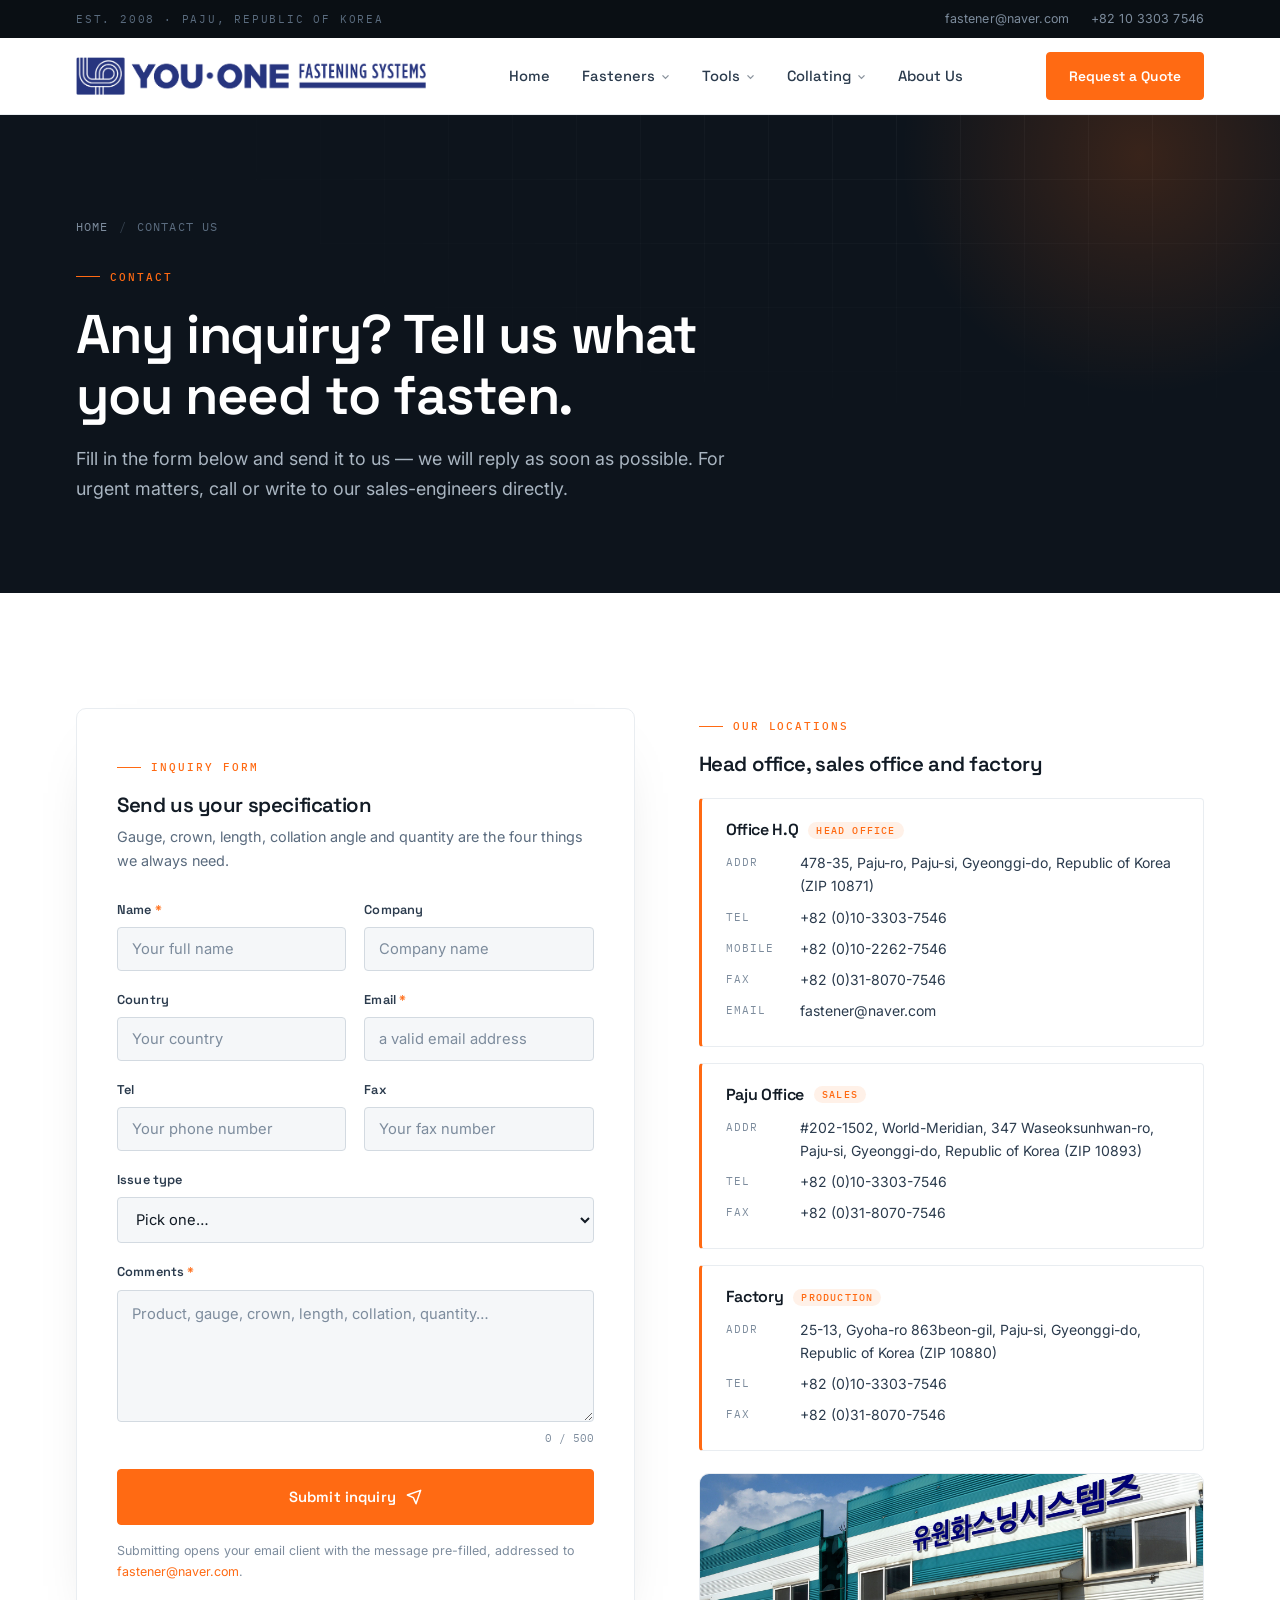
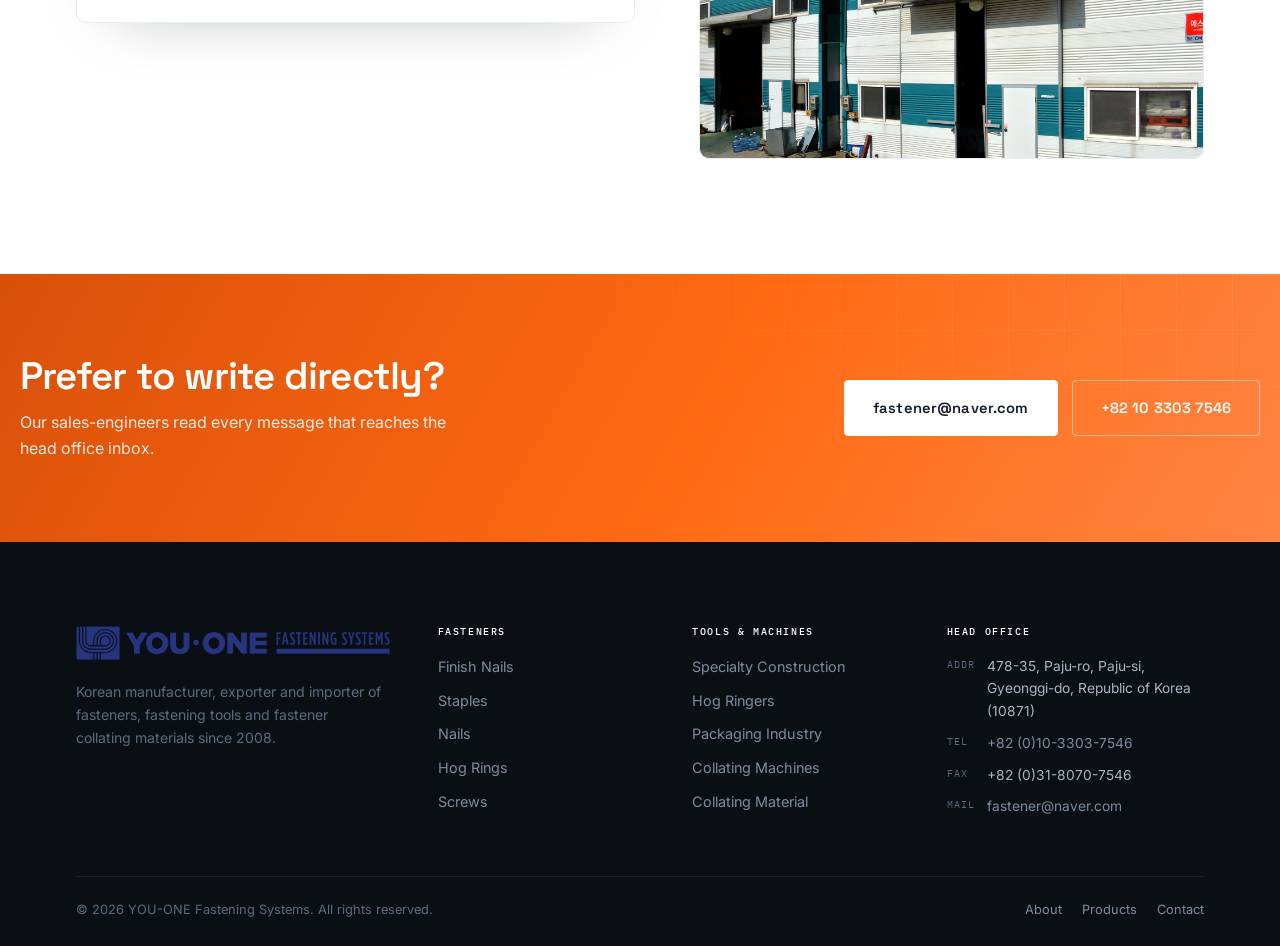
<file: contact.html>
<!DOCTYPE html>
<html lang="en">
<head>
<meta charset="utf-8">
<meta name="viewport" content="width=device-width, initial-scale=1">
<title>Contact Us — YOU-ONE Fastening Systems</title>
<meta name="description" content="Head office, sales office and factory in Paju, Gyeonggi-do. Send an inquiry with your gauge, crown, length and collation specification.">
<meta name="theme-color" content="#0a0f14">
<link rel="canonical" href="https://www.youonefastening.com/contact.html">
<link rel="icon" href="assets/img/brand/logo-mobile.png">
<link rel="apple-touch-icon" href="assets/img/brand/logo-square.png">

<meta property="og:type" content="website">
<meta property="og:site_name" content="YOU-ONE Fastening Systems">
<meta property="og:title" content="Contact Us — YOU-ONE Fastening Systems">
<meta property="og:description" content="Head office, sales office and factory in Paju, Gyeonggi-do. Send an inquiry with your gauge, crown, length and collation specification.">
<meta property="og:image" content="assets/img/brand/logo-square.png">
<meta name="twitter:card" content="summary_large_image">

<link rel="preconnect" href="https://fonts.googleapis.com">
<link rel="preconnect" href="https://fonts.gstatic.com" crossorigin>
<link href="https://fonts.googleapis.com/css2?family=Space+Grotesk:wght@500;600;700&family=Inter:wght@400;500;600&family=IBM+Plex+Mono:wght@400;500&display=swap" rel="stylesheet">
<link rel="stylesheet" href="assets/css/style.css">
</head>
<body>

<!-- ===== Top bar ===== -->
<div class="topbar">
  <div class="wrap topbar__inner">
    <span class="topbar__tag">Est. 2008 · Paju, Republic of Korea</span>
    <div class="topbar__meta">
      <a class="topbar__hide-sm" href="mailto:fastener@naver.com">fastener@naver.com</a>
      <a href="tel:+821033037546">+82 10 3303 7546</a>
    </div>
  </div>
</div>

<!-- ===== Header ===== -->
<header class="site-header">
  <div class="wrap site-header__inner">
    <a class="brand" href="index.html" aria-label="YOU-ONE Fastening Systems — home">
      <img src="assets/img/brand/logo-wide.png" alt="YOU-ONE Fastening Systems">
    </a>

    <nav class="nav" aria-label="Main">
      <div class="nav__item"><a class="nav__link" href="index.html">Home</a></div>

      <div class="nav__item">
        <a class="nav__link" href="products.html">Fasteners
          <svg class="chev" viewBox="0 0 12 12" fill="none" stroke="currentColor" stroke-width="1.8"><path d="M2 4.5 6 8.5l4-4"/></svg>
        </a>
        <div class="mega">
          <div class="mega__col">
            <h4>Finish Nails</h4>
            <a href="products.html#finish-nails">Straight Finish Nails</a>
            <a href="products.html#finish-nails">Angled Finish Nails</a>
          </div>
          <div class="mega__col">
            <h4>Staples</h4>
            <a href="products.html#staples">Industrial Staples</a>
            <a href="products.html#staples">Fine Wire Staples</a>
            <a href="products.html#staples">Tacker Staples</a>
            <a href="products.html#staples">Carton Staples</a>
          </div>
          <div class="mega__col">
            <h4>Nails</h4>
            <a href="products.html#nails">Coil Nails</a>
            <a href="products.html#nails">Strip Nails</a>
            <a href="products.html#nails">Specialty Nails</a>
          </div>
          <div class="mega__col">
            <h4>Rings &amp; Screws</h4>
            <a href="products.html#hog-rings">C-Rings</a>
            <a href="products.html#hog-rings">D-Rings</a>
            <a href="products.html#screws">Belt Type Screws</a>
            <a href="products.html#screws">Coil Screws</a>
            <a href="products.html#screws">Quick Drive Type</a>
          </div>
        </div>
      </div>

      <div class="nav__item">
        <a class="nav__link" href="products.html#tools">Tools
          <svg class="chev" viewBox="0 0 12 12" fill="none" stroke="currentColor" stroke-width="1.8"><path d="M2 4.5 6 8.5l4-4"/></svg>
        </a>
        <div class="mega" style="grid-template-columns:repeat(4,1fr)">
          <div class="mega__col">
            <h4>Specialty Const.</h4>
            <a href="products.html#tools">Concrete Nailer ST3025C</a>
            <a href="products.html#tools">C-Ringer TC50G</a>
            <a href="products.html#tools">Manual Plier TC50HP</a>
          </div>
          <div class="mega__col">
            <h4>Pattern Marker</h4>
            <a href="products.html#tools">L19 Type Stapler</a>
          </div>
          <div class="mega__col">
            <h4>Packaging Indust.</h4>
            <a href="products.html#tools">Plier Stapler JK590</a>
          </div>
          <div class="mega__col">
            <h4>Hog Ringer</h4>
            <a href="products.html#tools">TC7</a>
            <a href="products.html#tools">TC7C</a>
            <a href="products.html#tools">TC7LNL</a>
          </div>
        </div>
      </div>

      <div class="nav__item">
        <a class="nav__link" href="products.html#collating">Collating
          <svg class="chev" viewBox="0 0 12 12" fill="none" stroke="currentColor" stroke-width="1.8"><path d="M2 4.5 6 8.5l4-4"/></svg>
        </a>
        <div class="mega" style="grid-template-columns:repeat(2,1fr);width:min(520px,calc(100vw - 48px))">
          <div class="mega__col">
            <h4>Machines</h4>
            <a href="products.html#collating">Screw Collating Machine Set</a>
            <a href="products.html#collating">C-Ring Collating Machine Set</a>
          </div>
          <div class="mega__col">
            <h4>Material</h4>
            <a href="products.html#collating">Plastic Sheet Strip Band</a>
            <a href="products.html#collating">PET Film</a>
          </div>
        </div>
      </div>

      <div class="nav__item"><a class="nav__link" href="about.html">About Us</a></div>
    </nav>

    <div class="header__cta">
      <a class="btn" href="contact.html">Request a Quote</a>
      <button class="nav-toggle" type="button" aria-expanded="false" aria-controls="mobile-nav" aria-label="Toggle menu">
        <svg class="icon-open" viewBox="0 0 24 24" fill="none" stroke="currentColor" stroke-width="2" stroke-linecap="round"><path d="M3 6h18M3 12h18M3 18h18"/></svg>
        <svg class="icon-close" viewBox="0 0 24 24" fill="none" stroke="currentColor" stroke-width="2" stroke-linecap="round"><path d="M18 6 6 18M6 6l12 12"/></svg>
      </button>
    </div>
  </div>
</header>

<!-- ===== Mobile nav ===== -->
<div class="mobile-nav" id="mobile-nav">
  <a class="mobile-nav__top" href="index.html">Home</a>
  <details>
    <summary>Fasteners</summary>
    <ul>
      <li><a href="products.html#finish-nails">Finish Nails</a></li>
      <li><a href="products.html#staples">Staples</a></li>
      <li><a href="products.html#nails">Nails</a></li>
      <li><a href="products.html#hog-rings">Hog Rings</a></li>
      <li><a href="products.html#screws">Screws</a></li>
    </ul>
  </details>
  <details>
    <summary>Tools</summary>
    <ul>
      <li><a href="products.html#tools">Specialty Construction</a></li>
      <li><a href="products.html#tools">Pattern Marker Stapler</a></li>
      <li><a href="products.html#tools">Packaging Industry</a></li>
      <li><a href="products.html#tools">Hog Ringer</a></li>
    </ul>
  </details>
  <details>
    <summary>Collating</summary>
    <ul>
      <li><a href="products.html#collating">Collating Machines</a></li>
      <li><a href="products.html#collating">Collating Material</a></li>
    </ul>
  </details>
  <a class="mobile-nav__top" href="about.html">About Us</a>
  <a class="mobile-nav__top" href="contact.html">Contact Us</a>
  <a class="btn" href="contact.html">Request a Quote</a>
</div>

<main>

<section class="page-hero">
  <div class="wrap">
    <nav class="breadcrumb" aria-label="Breadcrumb">
      <a href="index.html">Home</a><span aria-hidden="true">/</span><span>Contact Us</span>
    </nav>
    <p class="eyebrow">Contact</p>
    <h1 class="h-display">Any inquiry? Tell us what you need to fasten.</h1>
    <p class="lead">
      Fill in the form below and send it to us — we will reply as soon as possible.
      For urgent matters, call or write to our sales-engineers directly.
    </p>
  </div>
</section>

<section class="section">
  <div class="wrap contact-layout">

    <div class="form-card" data-reveal>
      <p class="eyebrow">Inquiry form</p>
      <h2 class="h-sub" style="margin-bottom:8px">Send us your specification</h2>
      <p style="font-size:.9rem;color:var(--steel-500);margin-bottom:26px">
        Gauge, crown, length, collation angle and quantity are the four things we always need.
      </p>

      <form data-mailto-form="fastener@naver.com" novalidate>
        <div class="form-grid">
          <div class="field">
            <label for="name">Name <span class="req">*</span></label>
            <input type="text" id="name" name="name" placeholder="Your full name" required autocomplete="name">
          </div>
          <div class="field">
            <label for="company">Company</label>
            <input type="text" id="company" name="company" placeholder="Company name" autocomplete="organization">
          </div>
          <div class="field">
            <label for="country">Country</label>
            <input type="text" id="country" name="country" placeholder="Your country" autocomplete="country-name">
          </div>
          <div class="field">
            <label for="email">Email <span class="req">*</span></label>
            <input type="email" id="email" name="email" placeholder="a valid email address" required autocomplete="email">
          </div>
          <div class="field">
            <label for="tel">Tel</label>
            <input type="tel" id="tel" name="tel" placeholder="Your phone number" autocomplete="tel">
          </div>
          <div class="field">
            <label for="fax">Fax</label>
            <input type="text" id="fax" name="fax" placeholder="Your fax number">
          </div>
          <div class="field field--full">
            <label for="issue">Issue type</label>
            <select id="issue" name="issue">
              <option value="">Pick one…</option>
              <option>Import</option>
              <option>Export</option>
              <option>Samples request</option>
              <option>Collating machine</option>
              <option>Other</option>
            </select>
          </div>
          <div class="field field--full">
            <label for="message">Comments <span class="req">*</span></label>
            <textarea id="message" name="message" maxlength="500" placeholder="Product, gauge, crown, length, collation, quantity…" data-counter="#char-count" required></textarea>
            <span id="char-count" style="align-self:flex-end;font-family:var(--font-mono);font-size:.7rem;color:var(--steel-400)">0 / 500</span>
          </div>
        </div>

        <button class="btn" type="submit">
          Submit inquiry
          <svg width="16" height="16" viewBox="0 0 24 24" fill="none" stroke="currentColor" stroke-width="2.2" stroke-linecap="round" stroke-linejoin="round"><path d="m22 2-7 20-4-9-9-4 20-7z"/></svg>
        </button>
        <p class="form-note" data-form-status>
          Submitting opens your email client with the message pre-filled, addressed to
          <a href="mailto:fastener@naver.com" style="color:var(--accent)">fastener@naver.com</a>.
        </p>
      </form>
    </div>

    <div data-reveal data-reveal-delay="80">
      <p class="eyebrow">Our locations</p>
      <h2 class="h-sub" style="margin-bottom:22px">Head office, sales office and factory</h2>

      <div class="office-list">
        <div class="office">
          <h3>Office H.Q <em>Head Office</em></h3>
          <dl>
            <dt>Addr</dt><dd>478-35, Paju-ro, Paju-si, Gyeonggi-do, Republic of Korea (ZIP 10871)</dd>
            <dt>Tel</dt><dd><a href="tel:+821033037546">+82 (0)10-3303-7546</a></dd>
            <dt>Mobile</dt><dd><a href="tel:+821022627546">+82 (0)10-2262-7546</a></dd>
            <dt>Fax</dt><dd>+82 (0)31-8070-7546</dd>
            <dt>Email</dt><dd><a href="mailto:fastener@naver.com">fastener@naver.com</a></dd>
          </dl>
        </div>

        <div class="office">
          <h3>Paju Office <em>Sales</em></h3>
          <dl>
            <dt>Addr</dt><dd>#202-1502, World-Meridian, 347 Waseoksunhwan-ro, Paju-si, Gyeonggi-do, Republic of Korea (ZIP 10893)</dd>
            <dt>Tel</dt><dd><a href="tel:+821033037546">+82 (0)10-3303-7546</a></dd>
            <dt>Fax</dt><dd>+82 (0)31-8070-7546</dd>
          </dl>
        </div>

        <div class="office">
          <h3>Factory <em>Production</em></h3>
          <dl>
            <dt>Addr</dt><dd>25-13, Gyoha-ro 863beon-gil, Paju-si, Gyeonggi-do, Republic of Korea (ZIP 10880)</dd>
            <dt>Tel</dt><dd><a href="tel:+821033037546">+82 (0)10-3303-7546</a></dd>
            <dt>Fax</dt><dd>+82 (0)31-8070-7546</dd>
          </dl>
        </div>
      </div>

      <div style="margin-top:22px;border-radius:var(--radius-lg);overflow:hidden;border:1px solid var(--steel-100)">
        <img src="assets/img/factory/factory-10.jpg" alt="YOU-ONE Fastening Systems headquarters" loading="lazy" style="width:100%;aspect-ratio:16/9;object-fit:cover">
      </div>
    </div>

  </div>
</section>

<section class="cta">
  <div class="wrap cta__inner">
    <div data-reveal>
      <h2>Prefer to write directly?</h2>
      <p>Our sales-engineers read every message that reaches the head office inbox.</p>
    </div>
    <div class="btn-row" data-reveal data-reveal-delay="80">
      <a class="btn" href="mailto:fastener@naver.com">fastener@naver.com</a>
      <a class="btn btn--ghost-light" href="tel:+821033037546">+82 10 3303 7546</a>
    </div>
  </div>
</section>

</main>


<!-- ===== Footer ===== -->
<footer class="site-footer">
  <div class="wrap">
    <div class="footer__top">
      <div class="footer__brand">
        <img src="assets/img/brand/logo-wide.png" alt="YOU-ONE Fastening Systems">
        <p>Korean manufacturer, exporter and importer of fasteners, fastening tools and fastener collating materials since 2008.</p>
      </div>
      <div>
        <h4>Fasteners</h4>
        <ul>
          <li><a href="products.html#finish-nails">Finish Nails</a></li>
          <li><a href="products.html#staples">Staples</a></li>
          <li><a href="products.html#nails">Nails</a></li>
          <li><a href="products.html#hog-rings">Hog Rings</a></li>
          <li><a href="products.html#screws">Screws</a></li>
        </ul>
      </div>
      <div>
        <h4>Tools &amp; Machines</h4>
        <ul>
          <li><a href="products.html#tools">Specialty Construction</a></li>
          <li><a href="products.html#tools">Hog Ringers</a></li>
          <li><a href="products.html#tools">Packaging Industry</a></li>
          <li><a href="products.html#collating">Collating Machines</a></li>
          <li><a href="products.html#collating">Collating Material</a></li>
        </ul>
      </div>
      <div class="footer__contact">
        <h4>Head Office</h4>
        <dl>
          <dt>Addr</dt><dd>478-35, Paju-ro, Paju-si, Gyeonggi-do, Republic of Korea (10871)</dd>
          <dt>Tel</dt><dd><a href="tel:+821033037546">+82 (0)10-3303-7546</a></dd>
          <dt>Fax</dt><dd>+82 (0)31-8070-7546</dd>
          <dt>Mail</dt><dd><a href="mailto:fastener@naver.com">fastener@naver.com</a></dd>
        </dl>
      </div>
    </div>
    <div class="footer__bottom">
      <p>&copy; <span data-year>2026</span> YOU-ONE Fastening Systems. All rights reserved.</p>
      <div class="footer__legal">
        <a href="about.html">About</a>
        <a href="products.html">Products</a>
        <a href="contact.html">Contact</a>
      </div>
    </div>
  </div>
</footer>


<button class="to-top" type="button" aria-label="Back to top">
  <svg viewBox="0 0 24 24" fill="none" stroke="currentColor" stroke-width="2.2" stroke-linecap="round" stroke-linejoin="round"><path d="M12 19V5M5 12l7-7 7 7"/></svg>
</button>

<script src="assets/js/main.js"></script>
</body>
</html>
</file>
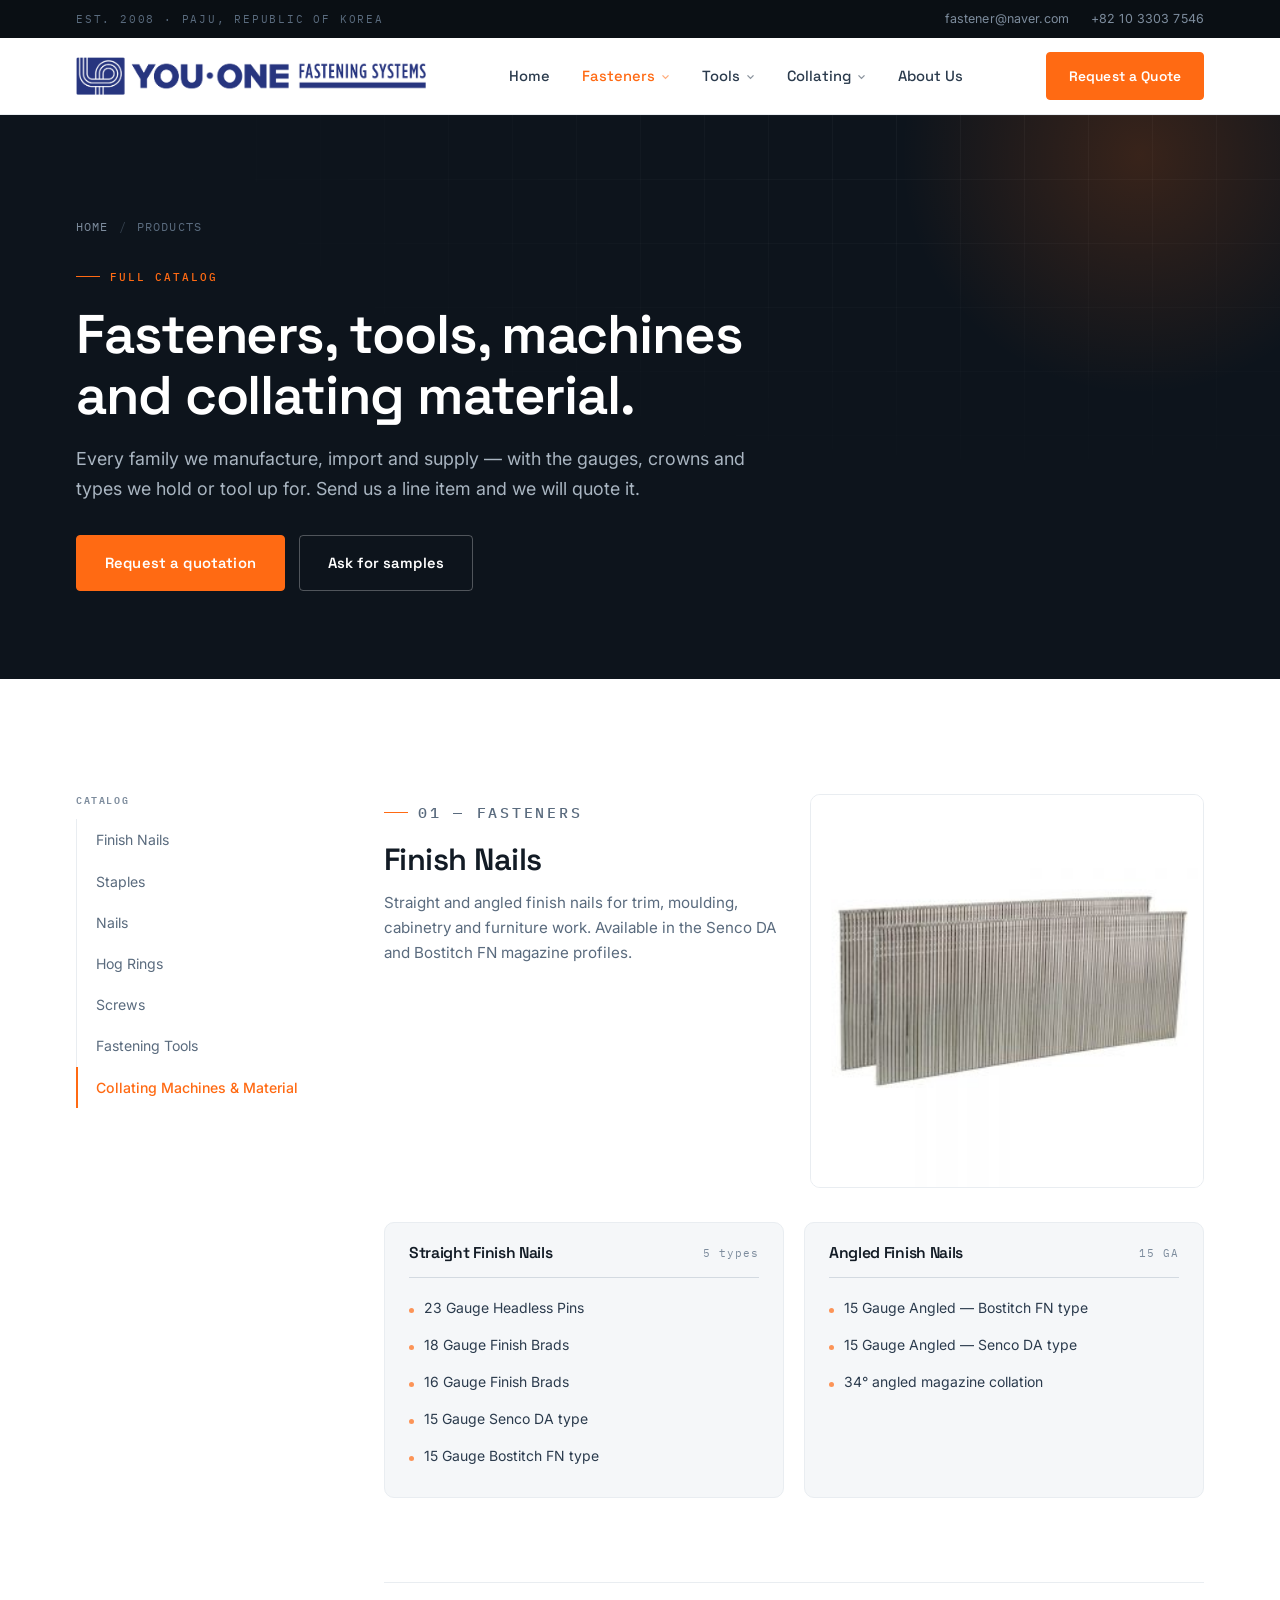
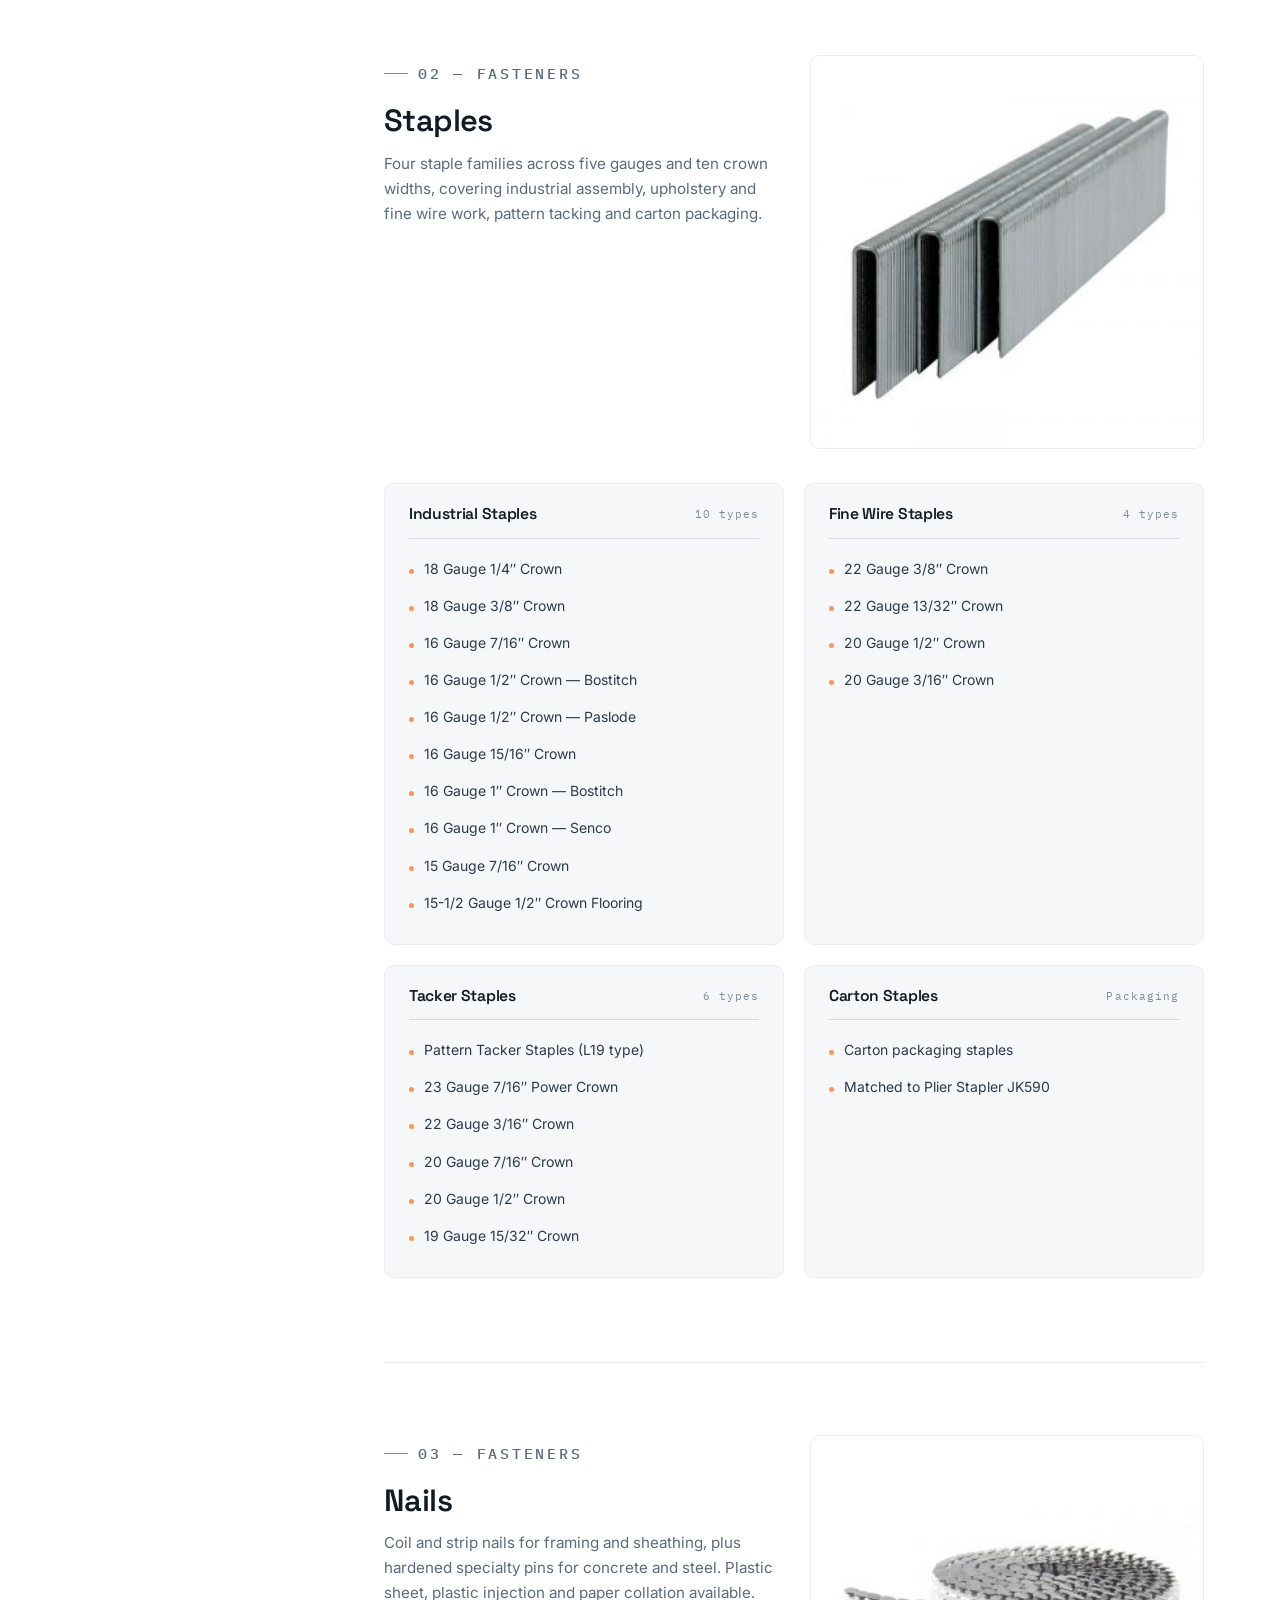
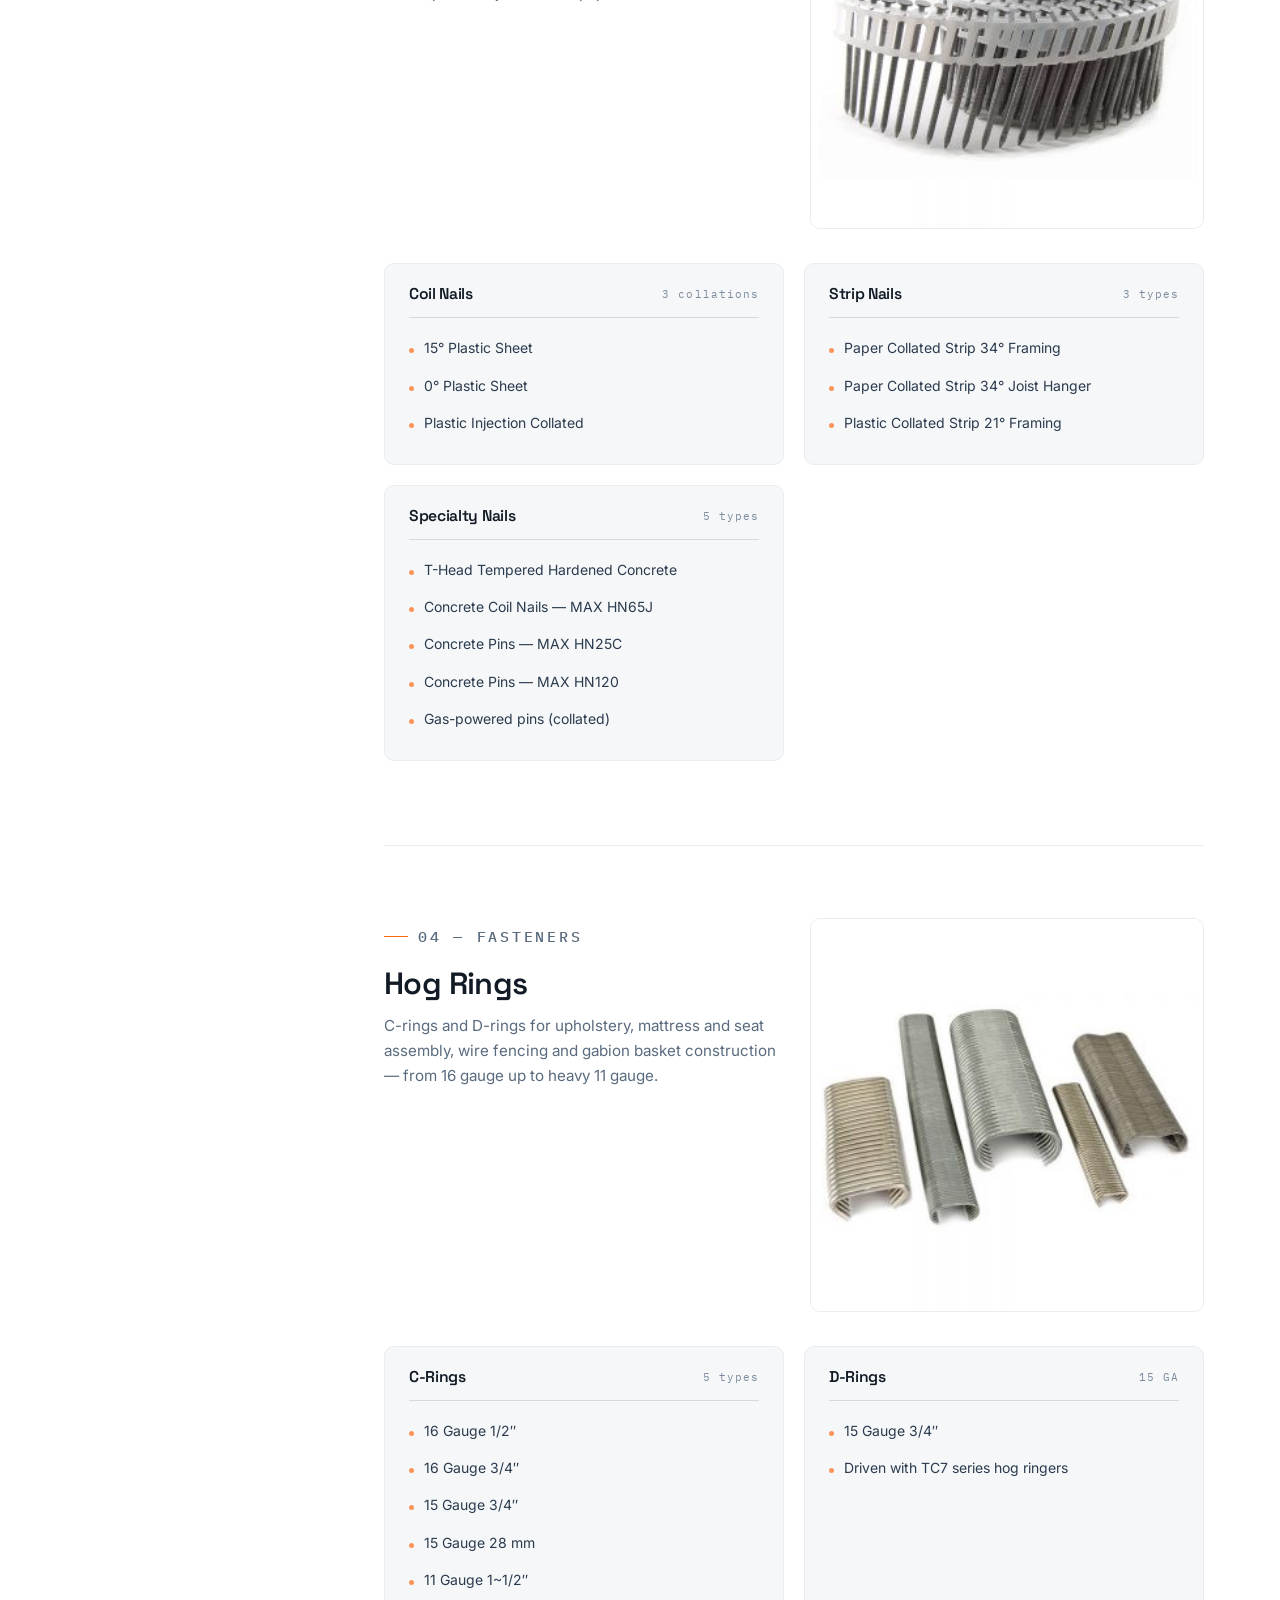
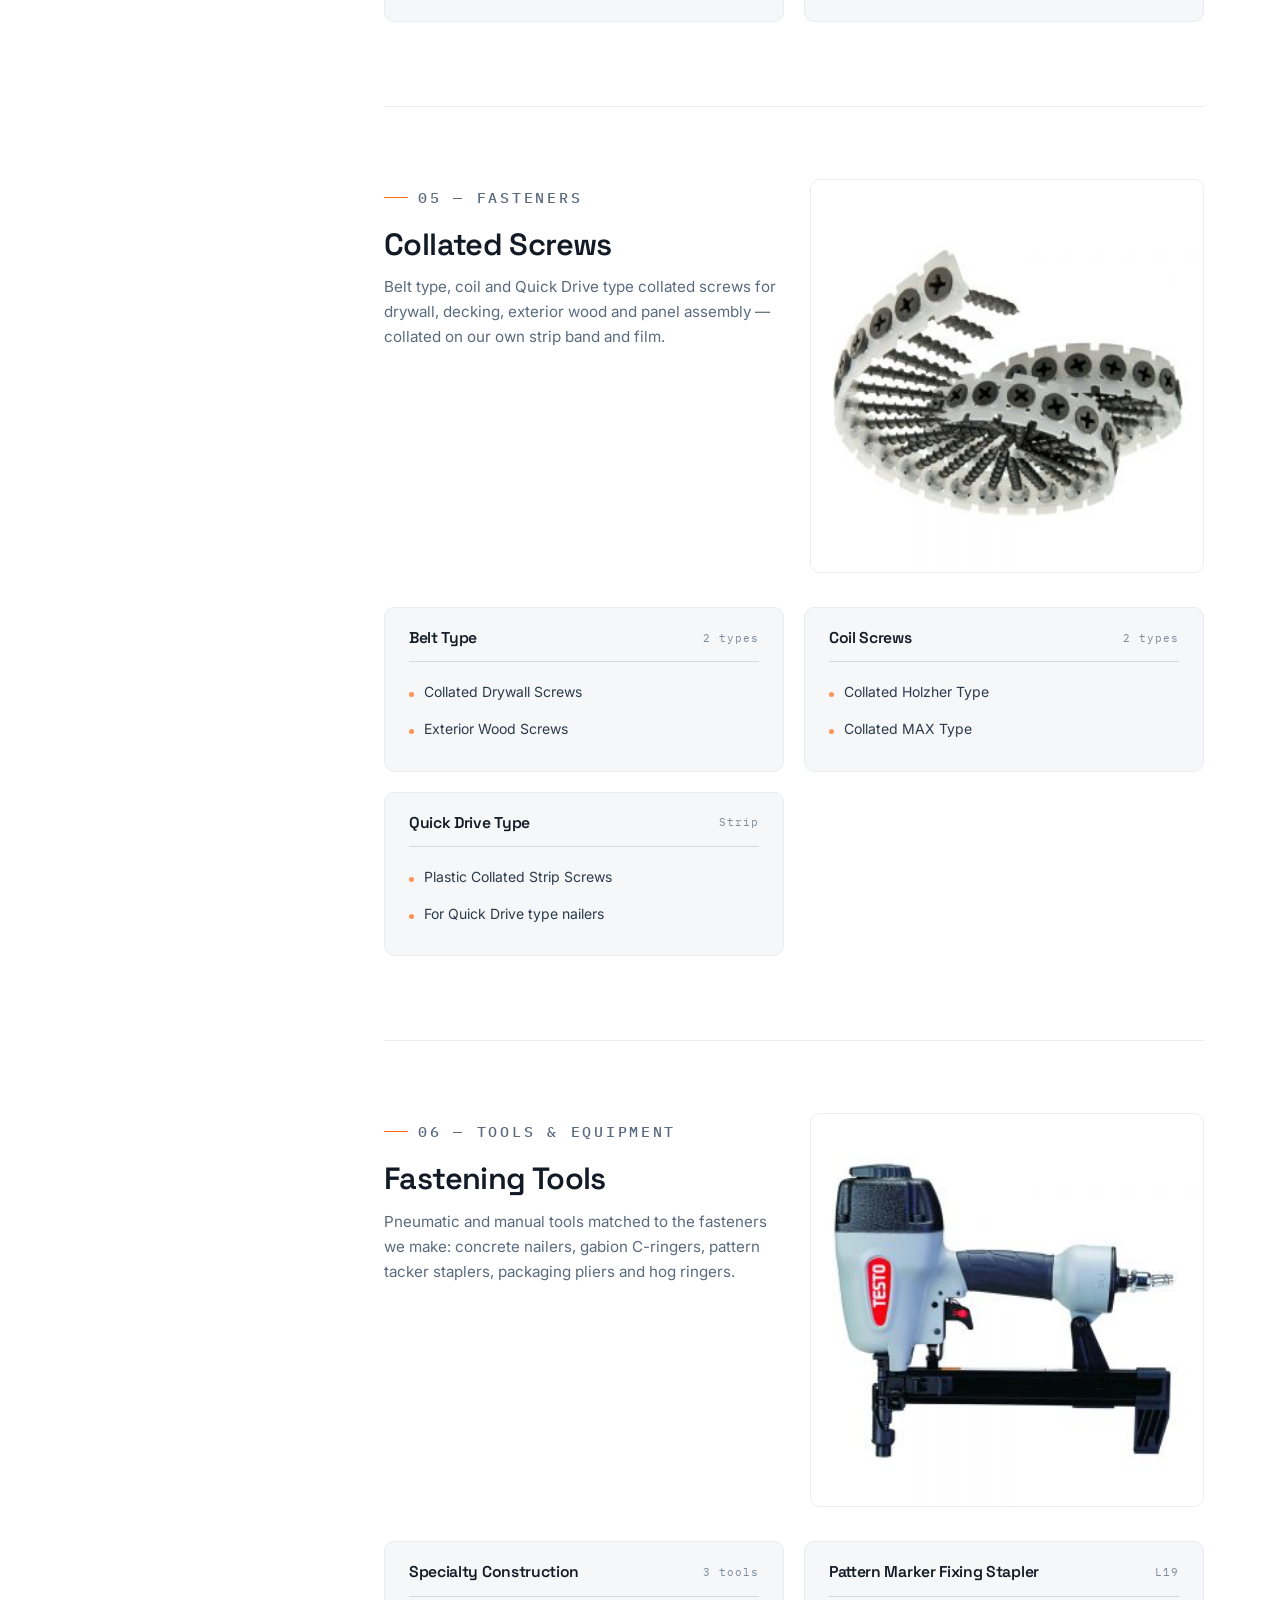
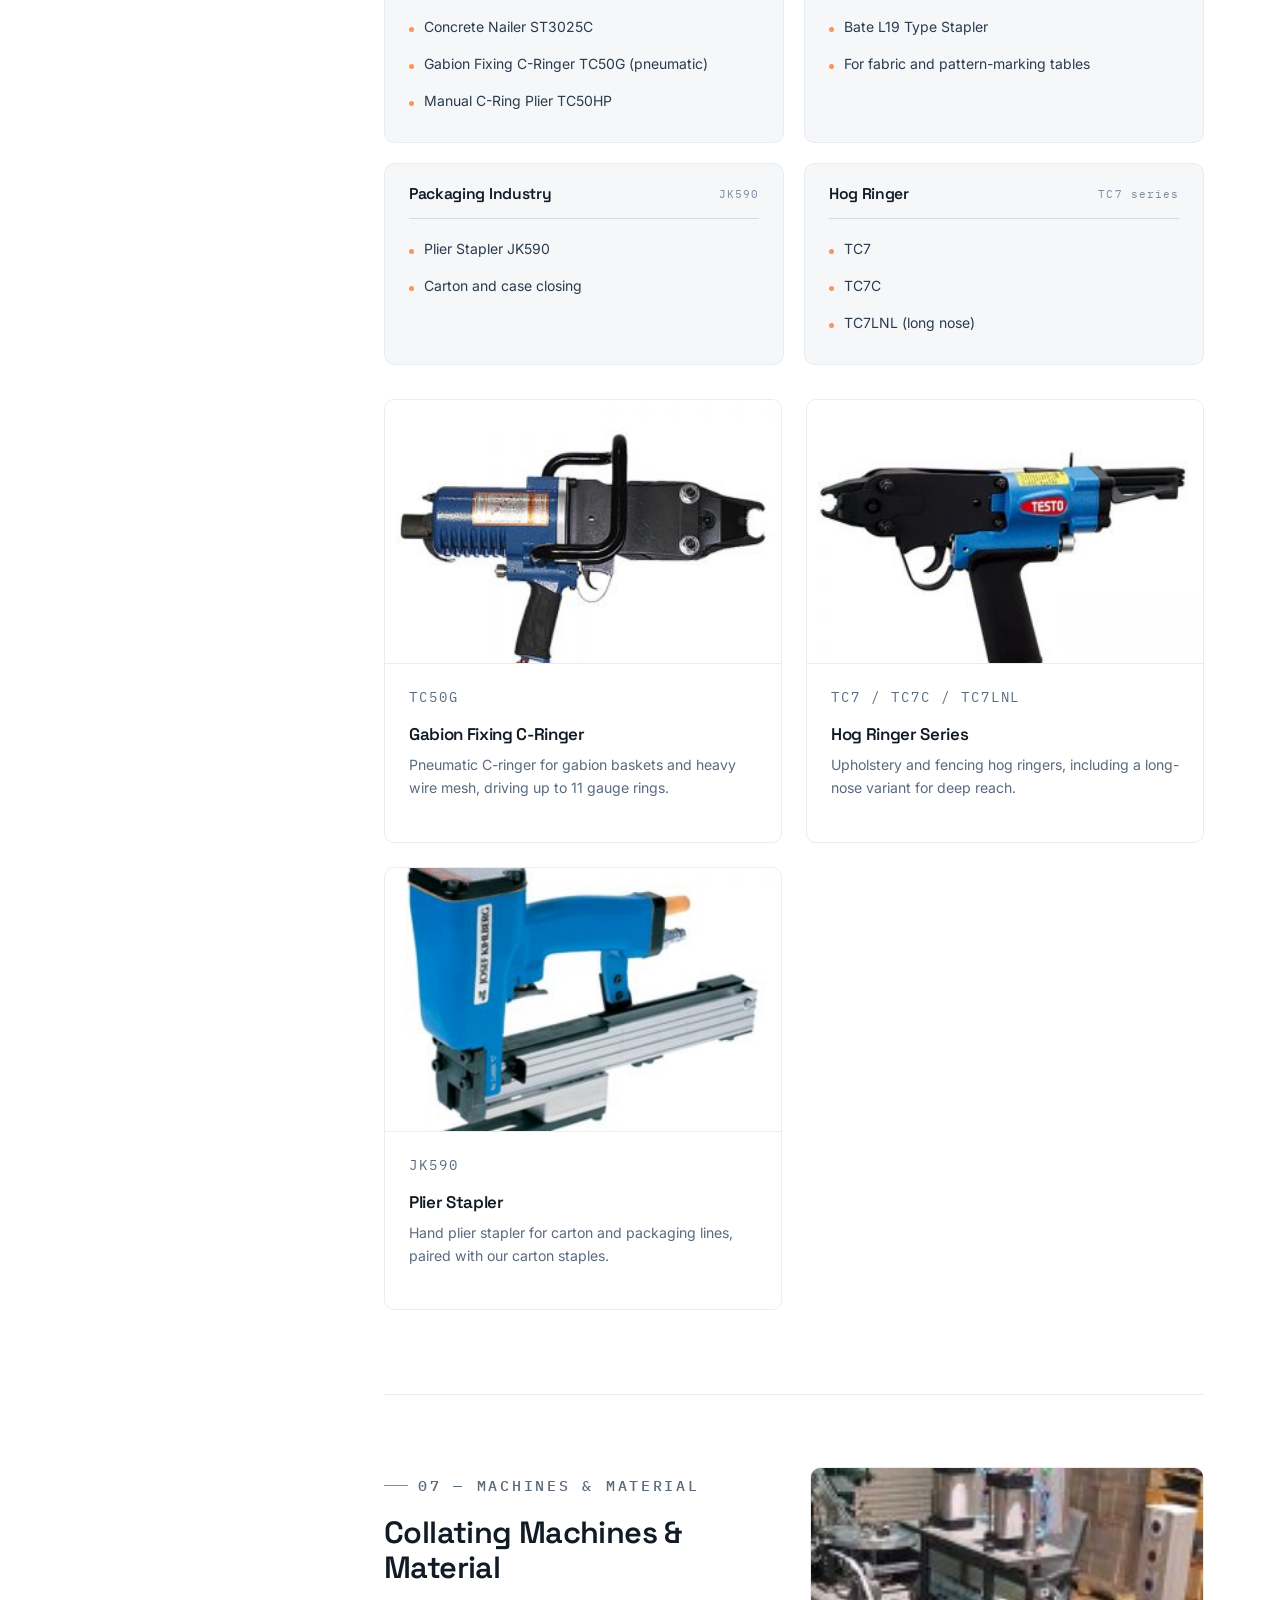
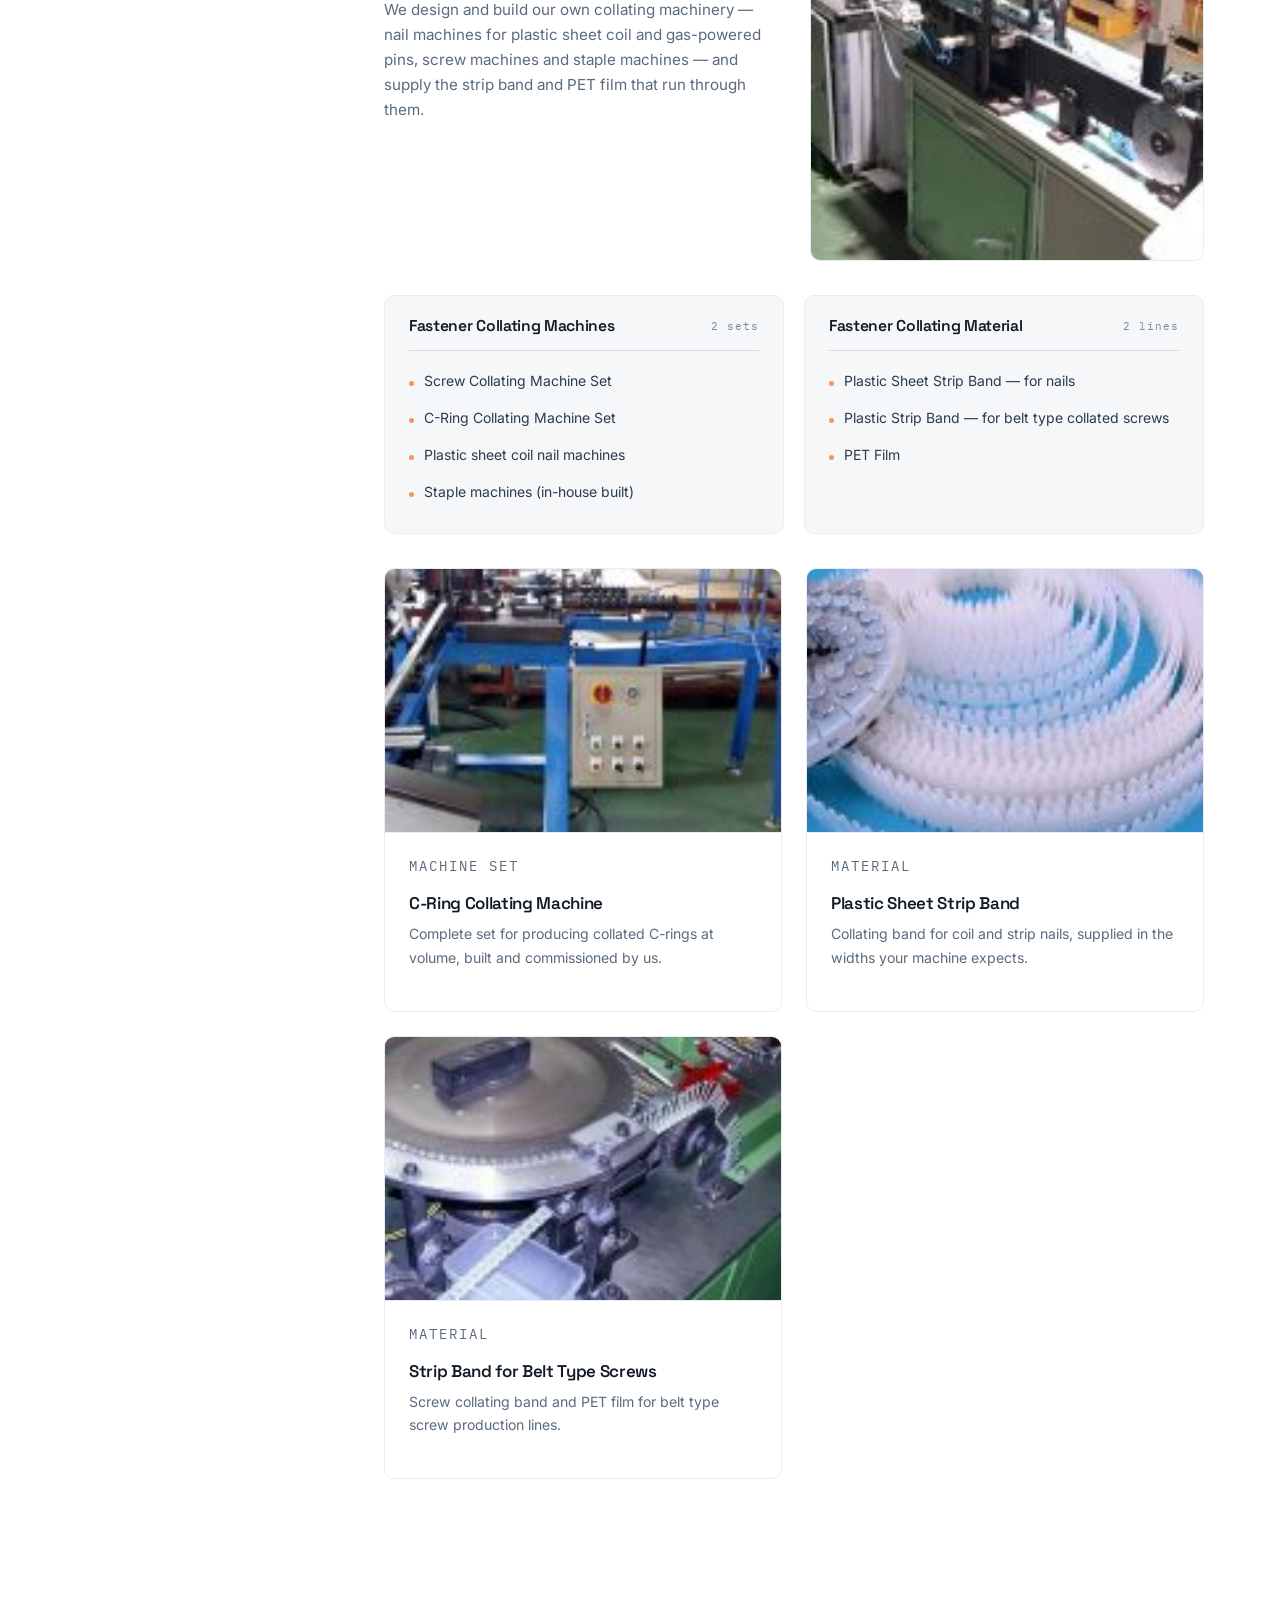
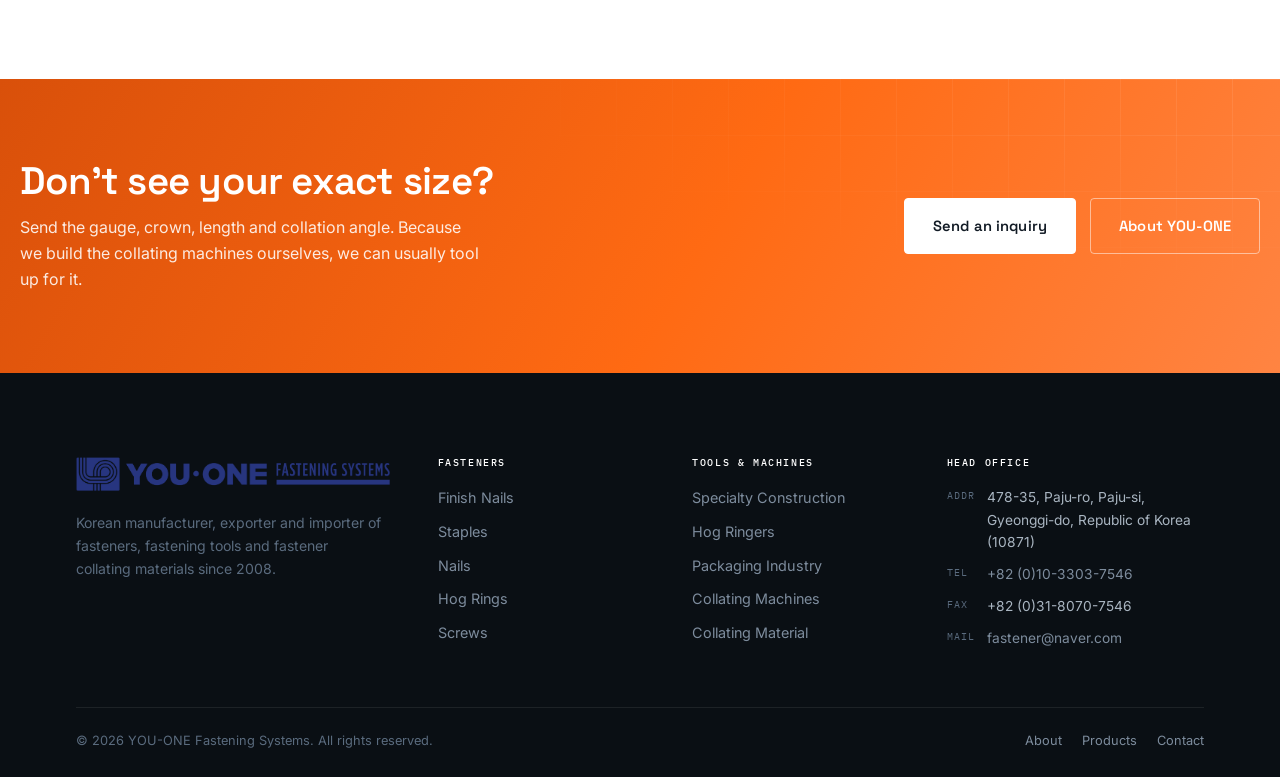
<file: products.html>
<!DOCTYPE html>
<html lang="en">
<head>
<meta charset="utf-8">
<meta name="viewport" content="width=device-width, initial-scale=1">
<title>Products — Fasteners, Tools &amp; Collating Machines | YOU-ONE Fastening Systems</title>
<meta name="description" content="Full catalog: finish nails, industrial and fine wire staples, coil and strip nails, hog rings, collated screws, pneumatic fastening tools and collating machines.">
<meta name="theme-color" content="#0a0f14">
<link rel="canonical" href="https://www.youonefastening.com/products.html">
<link rel="icon" href="assets/img/brand/logo-mobile.png">
<link rel="apple-touch-icon" href="assets/img/brand/logo-square.png">

<meta property="og:type" content="website">
<meta property="og:site_name" content="YOU-ONE Fastening Systems">
<meta property="og:title" content="Products — Fasteners, Tools &amp; Collating Machines | YOU-ONE Fastening Systems">
<meta property="og:description" content="Full catalog: finish nails, industrial and fine wire staples, coil and strip nails, hog rings, collated screws, pneumatic fastening tools and collating machines.">
<meta property="og:image" content="assets/img/brand/logo-square.png">
<meta name="twitter:card" content="summary_large_image">

<link rel="preconnect" href="https://fonts.googleapis.com">
<link rel="preconnect" href="https://fonts.gstatic.com" crossorigin>
<link href="https://fonts.googleapis.com/css2?family=Space+Grotesk:wght@500;600;700&family=Inter:wght@400;500;600&family=IBM+Plex+Mono:wght@400;500&display=swap" rel="stylesheet">
<link rel="stylesheet" href="assets/css/style.css">
</head>
<body>

<!-- ===== Top bar ===== -->
<div class="topbar">
  <div class="wrap topbar__inner">
    <span class="topbar__tag">Est. 2008 · Paju, Republic of Korea</span>
    <div class="topbar__meta">
      <a class="topbar__hide-sm" href="mailto:fastener@naver.com">fastener@naver.com</a>
      <a href="tel:+821033037546">+82 10 3303 7546</a>
    </div>
  </div>
</div>

<!-- ===== Header ===== -->
<header class="site-header">
  <div class="wrap site-header__inner">
    <a class="brand" href="index.html" aria-label="YOU-ONE Fastening Systems — home">
      <img src="assets/img/brand/logo-wide.png" alt="YOU-ONE Fastening Systems">
    </a>

    <nav class="nav" aria-label="Main">
      <div class="nav__item"><a class="nav__link" href="index.html">Home</a></div>

      <div class="nav__item">
        <a class="nav__link" href="products.html" aria-current="page">Fasteners
          <svg class="chev" viewBox="0 0 12 12" fill="none" stroke="currentColor" stroke-width="1.8"><path d="M2 4.5 6 8.5l4-4"/></svg>
        </a>
        <div class="mega">
          <div class="mega__col">
            <h4>Finish Nails</h4>
            <a href="products.html#finish-nails">Straight Finish Nails</a>
            <a href="products.html#finish-nails">Angled Finish Nails</a>
          </div>
          <div class="mega__col">
            <h4>Staples</h4>
            <a href="products.html#staples">Industrial Staples</a>
            <a href="products.html#staples">Fine Wire Staples</a>
            <a href="products.html#staples">Tacker Staples</a>
            <a href="products.html#staples">Carton Staples</a>
          </div>
          <div class="mega__col">
            <h4>Nails</h4>
            <a href="products.html#nails">Coil Nails</a>
            <a href="products.html#nails">Strip Nails</a>
            <a href="products.html#nails">Specialty Nails</a>
          </div>
          <div class="mega__col">
            <h4>Rings &amp; Screws</h4>
            <a href="products.html#hog-rings">C-Rings</a>
            <a href="products.html#hog-rings">D-Rings</a>
            <a href="products.html#screws">Belt Type Screws</a>
            <a href="products.html#screws">Coil Screws</a>
            <a href="products.html#screws">Quick Drive Type</a>
          </div>
        </div>
      </div>

      <div class="nav__item">
        <a class="nav__link" href="products.html#tools">Tools
          <svg class="chev" viewBox="0 0 12 12" fill="none" stroke="currentColor" stroke-width="1.8"><path d="M2 4.5 6 8.5l4-4"/></svg>
        </a>
        <div class="mega" style="grid-template-columns:repeat(4,1fr)">
          <div class="mega__col">
            <h4>Specialty Const.</h4>
            <a href="products.html#tools">Concrete Nailer ST3025C</a>
            <a href="products.html#tools">C-Ringer TC50G</a>
            <a href="products.html#tools">Manual Plier TC50HP</a>
          </div>
          <div class="mega__col">
            <h4>Pattern Marker</h4>
            <a href="products.html#tools">L19 Type Stapler</a>
          </div>
          <div class="mega__col">
            <h4>Packaging Indust.</h4>
            <a href="products.html#tools">Plier Stapler JK590</a>
          </div>
          <div class="mega__col">
            <h4>Hog Ringer</h4>
            <a href="products.html#tools">TC7</a>
            <a href="products.html#tools">TC7C</a>
            <a href="products.html#tools">TC7LNL</a>
          </div>
        </div>
      </div>

      <div class="nav__item">
        <a class="nav__link" href="products.html#collating">Collating
          <svg class="chev" viewBox="0 0 12 12" fill="none" stroke="currentColor" stroke-width="1.8"><path d="M2 4.5 6 8.5l4-4"/></svg>
        </a>
        <div class="mega" style="grid-template-columns:repeat(2,1fr);width:min(520px,calc(100vw - 48px))">
          <div class="mega__col">
            <h4>Machines</h4>
            <a href="products.html#collating">Screw Collating Machine Set</a>
            <a href="products.html#collating">C-Ring Collating Machine Set</a>
          </div>
          <div class="mega__col">
            <h4>Material</h4>
            <a href="products.html#collating">Plastic Sheet Strip Band</a>
            <a href="products.html#collating">PET Film</a>
          </div>
        </div>
      </div>

      <div class="nav__item"><a class="nav__link" href="about.html">About Us</a></div>
    </nav>

    <div class="header__cta">
      <a class="btn" href="contact.html">Request a Quote</a>
      <button class="nav-toggle" type="button" aria-expanded="false" aria-controls="mobile-nav" aria-label="Toggle menu">
        <svg class="icon-open" viewBox="0 0 24 24" fill="none" stroke="currentColor" stroke-width="2" stroke-linecap="round"><path d="M3 6h18M3 12h18M3 18h18"/></svg>
        <svg class="icon-close" viewBox="0 0 24 24" fill="none" stroke="currentColor" stroke-width="2" stroke-linecap="round"><path d="M18 6 6 18M6 6l12 12"/></svg>
      </button>
    </div>
  </div>
</header>

<!-- ===== Mobile nav ===== -->
<div class="mobile-nav" id="mobile-nav">
  <a class="mobile-nav__top" href="index.html">Home</a>
  <details>
    <summary>Fasteners</summary>
    <ul>
      <li><a href="products.html#finish-nails">Finish Nails</a></li>
      <li><a href="products.html#staples">Staples</a></li>
      <li><a href="products.html#nails">Nails</a></li>
      <li><a href="products.html#hog-rings">Hog Rings</a></li>
      <li><a href="products.html#screws">Screws</a></li>
    </ul>
  </details>
  <details>
    <summary>Tools</summary>
    <ul>
      <li><a href="products.html#tools">Specialty Construction</a></li>
      <li><a href="products.html#tools">Pattern Marker Stapler</a></li>
      <li><a href="products.html#tools">Packaging Industry</a></li>
      <li><a href="products.html#tools">Hog Ringer</a></li>
    </ul>
  </details>
  <details>
    <summary>Collating</summary>
    <ul>
      <li><a href="products.html#collating">Collating Machines</a></li>
      <li><a href="products.html#collating">Collating Material</a></li>
    </ul>
  </details>
  <a class="mobile-nav__top" href="about.html">About Us</a>
  <a class="mobile-nav__top" href="contact.html">Contact Us</a>
  <a class="btn" href="contact.html">Request a Quote</a>
</div>

<main>

<section class="page-hero">
  <div class="wrap">
    <nav class="breadcrumb" aria-label="Breadcrumb">
      <a href="index.html">Home</a><span aria-hidden="true">/</span><span>Products</span>
    </nav>
    <p class="eyebrow">Full catalog</p>
    <h1 class="h-display">Fasteners, tools, machines and collating material.</h1>
    <p class="lead">
      Every family we manufacture, import and supply — with the gauges, crowns and
      types we hold or tool up for. Send us a line item and we will quote it.
    </p>
    <div class="btn-row" style="margin-top:30px">
      <a class="btn" href="contact.html">Request a quotation</a>
      <a class="btn btn--ghost-light" href="mailto:fastener@naver.com">Ask for samples</a>
    </div>
  </div>
</section>

<section class="section">
  <div class="wrap catalog">

    <aside class="catalog__nav" aria-label="Catalog sections">
      <h4>Catalog</h4>
      <ol>
        <li><a href="#finish-nails">Finish Nails</a></li>
        <li><a href="#staples">Staples</a></li>
        <li><a href="#nails">Nails</a></li>
        <li><a href="#hog-rings">Hog Rings</a></li>
        <li><a href="#screws">Screws</a></li>
        <li><a href="#tools">Fastening Tools</a></li>
        <li><a href="#collating">Collating Machines &amp; Material</a></li>
      </ol>
    </aside>

    <div>

      <!-- 01 Finish Nails -->
      <article class="cat-block" id="finish-nails">
        <div class="cat-block__head" data-reveal>
          <div>
            <p class="eyebrow">01 — Fasteners</p>
            <h2>Finish Nails</h2>
            <p>Straight and angled finish nails for trim, moulding, cabinetry and furniture work.
               Available in the Senco DA and Bostitch FN magazine profiles.</p>
          </div>
          <div class="cat-block__img"><img src="assets/img/products/finish-brads-18ga.jpg" alt="18 gauge finish brads" loading="lazy"></div>
        </div>
        <div class="spec-groups">
          <div class="spec-group" data-reveal>
            <h3>Straight Finish Nails <em>5 types</em></h3>
            <ul>
              <li>23 Gauge Headless Pins</li>
              <li>18 Gauge Finish Brads</li>
              <li>16 Gauge Finish Brads</li>
              <li>15 Gauge Senco DA type</li>
              <li>15 Gauge Bostitch FN type</li>
            </ul>
          </div>
          <div class="spec-group" data-reveal data-reveal-delay="60">
            <h3>Angled Finish Nails <em>15 GA</em></h3>
            <ul>
              <li>15 Gauge Angled — Bostitch FN type</li>
              <li>15 Gauge Angled — Senco DA type</li>
              <li>34° angled magazine collation</li>
            </ul>
          </div>
        </div>
      </article>

      <!-- 02 Staples -->
      <article class="cat-block" id="staples">
        <div class="cat-block__head" data-reveal>
          <div>
            <p class="eyebrow">02 — Fasteners</p>
            <h2>Staples</h2>
            <p>Four staple families across five gauges and ten crown widths, covering industrial
               assembly, upholstery and fine wire work, pattern tacking and carton packaging.</p>
          </div>
          <div class="cat-block__img"><img src="assets/img/products/staples-industrial-18ga.jpg" alt="Industrial staples" loading="lazy"></div>
        </div>
        <div class="spec-groups">
          <div class="spec-group" data-reveal>
            <h3>Industrial Staples <em>10 types</em></h3>
            <ul>
              <li>18 Gauge 1/4&Prime; Crown</li>
              <li>18 Gauge 3/8&Prime; Crown</li>
              <li>16 Gauge 7/16&Prime; Crown</li>
              <li>16 Gauge 1/2&Prime; Crown — Bostitch</li>
              <li>16 Gauge 1/2&Prime; Crown — Paslode</li>
              <li>16 Gauge 15/16&Prime; Crown</li>
              <li>16 Gauge 1&Prime; Crown — Bostitch</li>
              <li>16 Gauge 1&Prime; Crown — Senco</li>
              <li>15 Gauge 7/16&Prime; Crown</li>
              <li>15-1/2 Gauge 1/2&Prime; Crown Flooring</li>
            </ul>
          </div>
          <div class="spec-group" data-reveal data-reveal-delay="60">
            <h3>Fine Wire Staples <em>4 types</em></h3>
            <ul>
              <li>22 Gauge 3/8&Prime; Crown</li>
              <li>22 Gauge 13/32&Prime; Crown</li>
              <li>20 Gauge 1/2&Prime; Crown</li>
              <li>20 Gauge 3/16&Prime; Crown</li>
            </ul>
          </div>
          <div class="spec-group" data-reveal data-reveal-delay="120">
            <h3>Tacker Staples <em>6 types</em></h3>
            <ul>
              <li>Pattern Tacker Staples (L19 type)</li>
              <li>23 Gauge 7/16&Prime; Power Crown</li>
              <li>22 Gauge 3/16&Prime; Crown</li>
              <li>20 Gauge 7/16&Prime; Crown</li>
              <li>20 Gauge 1/2&Prime; Crown</li>
              <li>19 Gauge 15/32&Prime; Crown</li>
            </ul>
          </div>
          <div class="spec-group" data-reveal data-reveal-delay="180">
            <h3>Carton Staples <em>Packaging</em></h3>
            <ul>
              <li>Carton packaging staples</li>
              <li>Matched to Plier Stapler JK590</li>
            </ul>
          </div>
        </div>
      </article>

      <!-- 03 Nails -->
      <article class="cat-block" id="nails">
        <div class="cat-block__head" data-reveal>
          <div>
            <p class="eyebrow">03 — Fasteners</p>
            <h2>Nails</h2>
            <p>Coil and strip nails for framing and sheathing, plus hardened specialty pins for
               concrete and steel. Plastic sheet, plastic injection and paper collation available.</p>
          </div>
          <div class="cat-block__img"><img src="assets/img/products/coil-nails-15deg.jpg" alt="Coil nails" loading="lazy"></div>
        </div>
        <div class="spec-groups">
          <div class="spec-group" data-reveal>
            <h3>Coil Nails <em>3 collations</em></h3>
            <ul>
              <li>15&deg; Plastic Sheet</li>
              <li>0&deg; Plastic Sheet</li>
              <li>Plastic Injection Collated</li>
            </ul>
          </div>
          <div class="spec-group" data-reveal data-reveal-delay="60">
            <h3>Strip Nails <em>3 types</em></h3>
            <ul>
              <li>Paper Collated Strip 34&deg; Framing</li>
              <li>Paper Collated Strip 34&deg; Joist Hanger</li>
              <li>Plastic Collated Strip 21&deg; Framing</li>
            </ul>
          </div>
          <div class="spec-group" data-reveal data-reveal-delay="120">
            <h3>Specialty Nails <em>5 types</em></h3>
            <ul>
              <li>T-Head Tempered Hardened Concrete</li>
              <li>Concrete Coil Nails — MAX HN65J</li>
              <li>Concrete Pins — MAX HN25C</li>
              <li>Concrete Pins — MAX HN120</li>
              <li>Gas-powered pins (collated)</li>
            </ul>
          </div>
        </div>
      </article>

      <!-- 04 Hog Rings -->
      <article class="cat-block" id="hog-rings">
        <div class="cat-block__head" data-reveal>
          <div>
            <p class="eyebrow">04 — Fasteners</p>
            <h2>Hog Rings</h2>
            <p>C-rings and D-rings for upholstery, mattress and seat assembly, wire fencing and
               gabion basket construction — from 16 gauge up to heavy 11 gauge.</p>
          </div>
          <div class="cat-block__img"><img src="assets/img/products/c-ring.jpg" alt="C-rings" loading="lazy"></div>
        </div>
        <div class="spec-groups">
          <div class="spec-group" data-reveal>
            <h3>C-Rings <em>5 types</em></h3>
            <ul>
              <li>16 Gauge 1/2&Prime;</li>
              <li>16 Gauge 3/4&Prime;</li>
              <li>15 Gauge 3/4&Prime;</li>
              <li>15 Gauge 28&nbsp;mm</li>
              <li>11 Gauge 1~1/2&Prime;</li>
            </ul>
          </div>
          <div class="spec-group" data-reveal data-reveal-delay="60">
            <h3>D-Rings <em>15 GA</em></h3>
            <ul>
              <li>15 Gauge 3/4&Prime;</li>
              <li>Driven with TC7 series hog ringers</li>
            </ul>
          </div>
        </div>
      </article>

      <!-- 05 Screws -->
      <article class="cat-block" id="screws">
        <div class="cat-block__head" data-reveal>
          <div>
            <p class="eyebrow">05 — Fasteners</p>
            <h2>Collated Screws</h2>
            <p>Belt type, coil and Quick Drive type collated screws for drywall, decking, exterior
               wood and panel assembly — collated on our own strip band and film.</p>
          </div>
          <div class="cat-block__img"><img src="assets/img/products/screws-drywall.jpg" alt="Collated drywall screws" loading="lazy"></div>
        </div>
        <div class="spec-groups">
          <div class="spec-group" data-reveal>
            <h3>Belt Type <em>2 types</em></h3>
            <ul>
              <li>Collated Drywall Screws</li>
              <li>Exterior Wood Screws</li>
            </ul>
          </div>
          <div class="spec-group" data-reveal data-reveal-delay="60">
            <h3>Coil Screws <em>2 types</em></h3>
            <ul>
              <li>Collated Holzher Type</li>
              <li>Collated MAX Type</li>
            </ul>
          </div>
          <div class="spec-group" data-reveal data-reveal-delay="120">
            <h3>Quick Drive Type <em>Strip</em></h3>
            <ul>
              <li>Plastic Collated Strip Screws</li>
              <li>For Quick Drive type nailers</li>
            </ul>
          </div>
        </div>
      </article>

      <!-- 06 Tools -->
      <article class="cat-block" id="tools">
        <div class="cat-block__head" data-reveal>
          <div>
            <p class="eyebrow">06 — Tools &amp; Equipment</p>
            <h2>Fastening Tools</h2>
            <p>Pneumatic and manual tools matched to the fasteners we make: concrete nailers,
               gabion C-ringers, pattern tacker staplers, packaging pliers and hog ringers.</p>
          </div>
          <div class="cat-block__img"><img src="assets/img/products/tool-st3025c.jpg" alt="Concrete nailer ST3025C" loading="lazy"></div>
        </div>
        <div class="spec-groups">
          <div class="spec-group" data-reveal>
            <h3>Specialty Construction <em>3 tools</em></h3>
            <ul>
              <li>Concrete Nailer ST3025C</li>
              <li>Gabion Fixing C-Ringer TC50G (pneumatic)</li>
              <li>Manual C-Ring Plier TC50HP</li>
            </ul>
          </div>
          <div class="spec-group" data-reveal data-reveal-delay="60">
            <h3>Pattern Marker Fixing Stapler <em>L19</em></h3>
            <ul>
              <li>Bate L19 Type Stapler</li>
              <li>For fabric and pattern-marking tables</li>
            </ul>
          </div>
          <div class="spec-group" data-reveal data-reveal-delay="120">
            <h3>Packaging Industry <em>JK590</em></h3>
            <ul>
              <li>Plier Stapler JK590</li>
              <li>Carton and case closing</li>
            </ul>
          </div>
          <div class="spec-group" data-reveal data-reveal-delay="180">
            <h3>Hog Ringer <em>TC7 series</em></h3>
            <ul>
              <li>TC7</li>
              <li>TC7C</li>
              <li>TC7LNL (long nose)</li>
            </ul>
          </div>
        </div>

        <div class="prod-grid" style="margin-top:34px">
          <div class="prod-card" data-reveal>
            <div class="prod-card__media"><img src="assets/img/products/tool-tc50g.jpg" alt="Pneumatic C-Ringer TC50G" loading="lazy"></div>
            <div class="prod-card__body">
              <p class="prod-card__kicker">TC50G</p>
              <h3>Gabion Fixing C-Ringer</h3>
              <p>Pneumatic C-ringer for gabion baskets and heavy wire mesh, driving up to 11 gauge rings.</p>
            </div>
          </div>
          <div class="prod-card" data-reveal data-reveal-delay="70">
            <div class="prod-card__media"><img src="assets/img/products/tool-tc7.jpg" alt="Hog ringer TC7" loading="lazy"></div>
            <div class="prod-card__body">
              <p class="prod-card__kicker">TC7 / TC7C / TC7LNL</p>
              <h3>Hog Ringer Series</h3>
              <p>Upholstery and fencing hog ringers, including a long-nose variant for deep reach.</p>
            </div>
          </div>
          <div class="prod-card" data-reveal data-reveal-delay="140">
            <div class="prod-card__media"><img src="assets/img/products/tool-jk590.jpg" alt="Plier stapler JK590" loading="lazy"></div>
            <div class="prod-card__body">
              <p class="prod-card__kicker">JK590</p>
              <h3>Plier Stapler</h3>
              <p>Hand plier stapler for carton and packaging lines, paired with our carton staples.</p>
            </div>
          </div>
        </div>
      </article>

      <!-- 07 Collating -->
      <article class="cat-block" id="collating">
        <div class="cat-block__head" data-reveal>
          <div>
            <p class="eyebrow">07 — Machines &amp; Material</p>
            <h2>Collating Machines &amp; Material</h2>
            <p>We design and build our own collating machinery — nail machines for plastic sheet coil
               and gas-powered pins, screw machines and staple machines — and supply the strip band
               and PET film that run through them.</p>
          </div>
          <div class="cat-block__img"><img src="assets/img/products/machine-screw-collating.jpg" alt="Screw collating machine set" loading="lazy"></div>
        </div>
        <div class="spec-groups">
          <div class="spec-group" data-reveal>
            <h3>Fastener Collating Machines <em>2 sets</em></h3>
            <ul>
              <li>Screw Collating Machine Set</li>
              <li>C-Ring Collating Machine Set</li>
              <li>Plastic sheet coil nail machines</li>
              <li>Staple machines (in-house built)</li>
            </ul>
          </div>
          <div class="spec-group" data-reveal data-reveal-delay="60">
            <h3>Fastener Collating Material <em>2 lines</em></h3>
            <ul>
              <li>Plastic Sheet Strip Band — for nails</li>
              <li>Plastic Strip Band — for belt type collated screws</li>
              <li>PET Film</li>
            </ul>
          </div>
        </div>

        <div class="prod-grid" style="margin-top:34px">
          <div class="prod-card" data-reveal>
            <div class="prod-card__media"><img src="assets/img/products/machine-c-ring.jpg" alt="C-ring collating machine set" loading="lazy"></div>
            <div class="prod-card__body">
              <p class="prod-card__kicker">Machine set</p>
              <h3>C-Ring Collating Machine</h3>
              <p>Complete set for producing collated C-rings at volume, built and commissioned by us.</p>
            </div>
          </div>
          <div class="prod-card" data-reveal data-reveal-delay="70">
            <div class="prod-card__media"><img src="assets/img/products/material-sheet-nails.jpg" alt="Plastic sheet strip band for nails" loading="lazy"></div>
            <div class="prod-card__body">
              <p class="prod-card__kicker">Material</p>
              <h3>Plastic Sheet Strip Band</h3>
              <p>Collating band for coil and strip nails, supplied in the widths your machine expects.</p>
            </div>
          </div>
          <div class="prod-card" data-reveal data-reveal-delay="140">
            <div class="prod-card__media"><img src="assets/img/products/material-strip-screws.jpg" alt="Plastic strip band for belt type collated screws" loading="lazy"></div>
            <div class="prod-card__body">
              <p class="prod-card__kicker">Material</p>
              <h3>Strip Band for Belt Type Screws</h3>
              <p>Screw collating band and PET film for belt type screw production lines.</p>
            </div>
          </div>
        </div>
      </article>

    </div>
  </div>
</section>

<section class="cta">
  <div class="wrap cta__inner">
    <div data-reveal>
      <h2>Don't see your exact size?</h2>
      <p>Send the gauge, crown, length and collation angle. Because we build the collating machines ourselves, we can usually tool up for it.</p>
    </div>
    <div class="btn-row" data-reveal data-reveal-delay="80">
      <a class="btn" href="contact.html">Send an inquiry</a>
      <a class="btn btn--ghost-light" href="about.html">About YOU-ONE</a>
    </div>
  </div>
</section>

</main>


<!-- ===== Footer ===== -->
<footer class="site-footer">
  <div class="wrap">
    <div class="footer__top">
      <div class="footer__brand">
        <img src="assets/img/brand/logo-wide.png" alt="YOU-ONE Fastening Systems">
        <p>Korean manufacturer, exporter and importer of fasteners, fastening tools and fastener collating materials since 2008.</p>
      </div>
      <div>
        <h4>Fasteners</h4>
        <ul>
          <li><a href="products.html#finish-nails">Finish Nails</a></li>
          <li><a href="products.html#staples">Staples</a></li>
          <li><a href="products.html#nails">Nails</a></li>
          <li><a href="products.html#hog-rings">Hog Rings</a></li>
          <li><a href="products.html#screws">Screws</a></li>
        </ul>
      </div>
      <div>
        <h4>Tools &amp; Machines</h4>
        <ul>
          <li><a href="products.html#tools">Specialty Construction</a></li>
          <li><a href="products.html#tools">Hog Ringers</a></li>
          <li><a href="products.html#tools">Packaging Industry</a></li>
          <li><a href="products.html#collating">Collating Machines</a></li>
          <li><a href="products.html#collating">Collating Material</a></li>
        </ul>
      </div>
      <div class="footer__contact">
        <h4>Head Office</h4>
        <dl>
          <dt>Addr</dt><dd>478-35, Paju-ro, Paju-si, Gyeonggi-do, Republic of Korea (10871)</dd>
          <dt>Tel</dt><dd><a href="tel:+821033037546">+82 (0)10-3303-7546</a></dd>
          <dt>Fax</dt><dd>+82 (0)31-8070-7546</dd>
          <dt>Mail</dt><dd><a href="mailto:fastener@naver.com">fastener@naver.com</a></dd>
        </dl>
      </div>
    </div>
    <div class="footer__bottom">
      <p>&copy; <span data-year>2026</span> YOU-ONE Fastening Systems. All rights reserved.</p>
      <div class="footer__legal">
        <a href="about.html">About</a>
        <a href="products.html">Products</a>
        <a href="contact.html">Contact</a>
      </div>
    </div>
  </div>
</footer>


<button class="to-top" type="button" aria-label="Back to top">
  <svg viewBox="0 0 24 24" fill="none" stroke="currentColor" stroke-width="2.2" stroke-linecap="round" stroke-linejoin="round"><path d="M12 19V5M5 12l7-7 7 7"/></svg>
</button>

<script src="assets/js/main.js"></script>
</body>
</html>
</file>
<file: assets/css/style.css>
/* ==========================================================================
   YOU-ONE Fastening Systems — design system
   ========================================================================== */

:root {
  /* Palette — cool steel base, single warm industrial accent */
  --ink:        #0a0f14;
  --steel-950:  #0d141c;
  --steel-900:  #121b25;
  --steel-800:  #1b2836;
  --steel-700:  #2b3b4d;
  --steel-500:  #5a6b7e;
  --steel-400:  #7d8c9d;
  --steel-300:  #a9b5c1;
  --steel-200:  #d3dae1;
  --steel-100:  #e9edf1;
  --steel-50:   #f5f7f9;
  --white:      #ffffff;

  --accent:      #ff6a13;
  --accent-dark: #d9500a;
  --accent-soft: #fff1e8;

  /* Type */
  --font-display: "Space Grotesk", "Inter", -apple-system, BlinkMacSystemFont, sans-serif;
  --font-body: "Inter", -apple-system, BlinkMacSystemFont, "Segoe UI", "Apple SD Gothic Neo",
               "Malgun Gothic", sans-serif;
  --font-mono: "IBM Plex Mono", ui-monospace, SFMono-Regular, Menlo, monospace;

  /* Layout */
  --wrap: 1240px;
  --gut: clamp(20px, 5vw, 56px);
  --radius: 4px;
  --radius-lg: 10px;

  /* Motion */
  --ease: cubic-bezier(0.22, 1, 0.36, 1);
}

/* ---------- Reset ---------- */
*, *::before, *::after { box-sizing: border-box; }

html {
  -webkit-text-size-adjust: 100%;
  scroll-behavior: smooth;
  scroll-padding-top: 96px;
}

body {
  margin: 0;
  font-family: var(--font-body);
  font-size: 16px;
  line-height: 1.65;
  color: var(--steel-800);
  background: var(--white);
  -webkit-font-smoothing: antialiased;
  text-rendering: optimizeLegibility;
}

img, svg, video { max-width: 100%; height: auto; display: block; }
a { color: inherit; text-decoration: none; }
button { font: inherit; cursor: pointer; }
ul, ol { margin: 0; padding: 0; list-style: none; }

h1, h2, h3, h4 {
  font-family: var(--font-display);
  font-weight: 600;
  line-height: 1.12;
  letter-spacing: -0.02em;
  margin: 0;
  color: var(--steel-900);
}

p { margin: 0 0 1em; }
p:last-child { margin-bottom: 0; }

::selection { background: var(--accent); color: var(--white); }

:focus-visible {
  outline: 2px solid var(--accent);
  outline-offset: 3px;
  border-radius: 2px;
}

/* ---------- Utilities ---------- */
.wrap {
  width: 100%;
  max-width: var(--wrap);
  margin-inline: auto;
  padding-inline: var(--gut);
}

.section { padding: clamp(64px, 9vw, 128px) 0; }
.section--tight { padding: clamp(48px, 6vw, 80px) 0; }

.section--dark {
  background: var(--steel-950);
  color: var(--steel-300);
}
.section--dark h1, .section--dark h2, .section--dark h3, .section--dark h4 { color: var(--white); }

.section--muted { background: var(--steel-50); }

.eyebrow {
  display: inline-flex;
  align-items: center;
  gap: 10px;
  font-family: var(--font-mono);
  font-size: 11px;
  font-weight: 500;
  letter-spacing: 0.18em;
  text-transform: uppercase;
  color: var(--accent);
  margin: 0 0 18px;
}
.eyebrow::before {
  content: "";
  width: 24px;
  height: 1px;
  background: var(--accent);
}
.section--dark .eyebrow { color: var(--accent); }

.h-display { font-size: clamp(2rem, 4.4vw, 3.4rem); }
.h-section { font-size: clamp(1.65rem, 3.2vw, 2.6rem); }
.h-sub { font-size: clamp(1.1rem, 1.6vw, 1.3rem); }

.lead {
  font-size: clamp(1.02rem, 1.4vw, 1.18rem);
  line-height: 1.7;
  color: var(--steel-500);
  max-width: 62ch;
}
.section--dark .lead { color: var(--steel-300); }

.section-head { max-width: 700px; margin-bottom: clamp(36px, 5vw, 64px); }
.section-head--center { margin-inline: auto; text-align: center; }
.section-head--center .eyebrow { justify-content: center; }
.section-head--center .lead { margin-inline: auto; }

/* ---------- Buttons ---------- */
.btn {
  --btn-bg: var(--accent);
  --btn-fg: var(--white);
  display: inline-flex;
  align-items: center;
  justify-content: center;
  gap: 10px;
  padding: 15px 28px;
  background: var(--btn-bg);
  color: var(--btn-fg);
  font-family: var(--font-display);
  font-size: 0.92rem;
  font-weight: 600;
  letter-spacing: 0.01em;
  border: 1px solid var(--btn-bg);
  border-radius: var(--radius);
  transition: transform 0.25s var(--ease), background 0.25s var(--ease),
              border-color 0.25s var(--ease), color 0.25s var(--ease);
  white-space: nowrap;
}
.btn:hover { background: var(--accent-dark); border-color: var(--accent-dark); transform: translateY(-2px); }
.btn svg { flex: none; }

.btn--ghost {
  --btn-bg: transparent;
  --btn-fg: var(--steel-900);
  border-color: var(--steel-200);
}
.btn--ghost:hover {
  background: var(--steel-900);
  border-color: var(--steel-900);
  color: var(--white);
}

.btn--ghost-light {
  --btn-bg: transparent;
  --btn-fg: var(--white);
  border-color: rgba(255, 255, 255, 0.28);
}
.btn--ghost-light:hover {
  background: var(--white);
  border-color: var(--white);
  color: var(--steel-900);
}

.btn-row { display: flex; flex-wrap: wrap; gap: 14px; }

.link-arrow {
  display: inline-flex;
  align-items: center;
  gap: 8px;
  font-family: var(--font-display);
  font-size: 0.88rem;
  font-weight: 600;
  color: var(--accent);
}
.link-arrow span { transition: transform 0.25s var(--ease); }
.link-arrow:hover span { transform: translateX(5px); }

/* ==========================================================================
   Header
   ========================================================================== */

.topbar {
  background: var(--ink);
  color: var(--steel-400);
  font-size: 0.78rem;
  letter-spacing: 0.01em;
}
.topbar__inner {
  display: flex;
  align-items: center;
  justify-content: space-between;
  gap: 20px;
  min-height: 38px;
  white-space: nowrap;
}
.topbar__meta { display: flex; align-items: center; gap: 22px; flex: none; }
.topbar__inner > .topbar__tag { overflow: hidden; text-overflow: ellipsis; }
.topbar a { transition: color 0.2s; }
.topbar a:hover { color: var(--white); }
.topbar__tag {
  font-family: var(--font-mono);
  font-size: 0.7rem;
  letter-spacing: 0.16em;
  text-transform: uppercase;
  color: var(--steel-500);
}

.site-header {
  position: sticky;
  top: 0;
  z-index: 100;
  background: rgba(255, 255, 255, 0.92);
  backdrop-filter: saturate(180%) blur(14px);
  -webkit-backdrop-filter: saturate(180%) blur(14px);
  border-bottom: 1px solid var(--steel-100);
  transition: box-shadow 0.3s var(--ease);
}
.site-header.is-stuck { box-shadow: 0 8px 30px -18px rgba(10, 15, 20, 0.4); }

.site-header__inner {
  display: flex;
  align-items: center;
  justify-content: space-between;
  gap: 28px;
  min-height: 76px;
}

.brand { display: flex; align-items: center; gap: 12px; flex: 0 1 auto; min-width: 0; }
.brand img { height: 38px; width: auto; max-width: 100%; object-fit: contain; }
.brand__text { display: none; }

/* ---------- Nav ---------- */
.nav { display: flex; align-items: center; gap: 4px; }

.nav__item { position: relative; }

.nav__link {
  display: inline-flex;
  align-items: center;
  gap: 6px;
  padding: 10px 14px;
  font-family: var(--font-display);
  font-size: 0.92rem;
  font-weight: 500;
  color: var(--steel-700);
  border-radius: var(--radius);
  transition: color 0.2s, background 0.2s;
}
.nav__link:hover, .nav__item:hover > .nav__link { color: var(--steel-900); background: var(--steel-50); }
.nav__link[aria-current="page"] { color: var(--accent); }
.nav__link .chev { width: 9px; height: 9px; transition: transform 0.25s var(--ease); opacity: 0.55; }
.nav__item:hover .chev { transform: rotate(180deg); }

.mega {
  position: absolute;
  top: calc(100% + 12px);
  left: 50%;
  transform: translate(-50%, 8px);
  width: min(940px, calc(100vw - 48px));
  padding: 30px;
  background: var(--white);
  border: 1px solid var(--steel-100);
  border-radius: var(--radius-lg);
  box-shadow: 0 30px 70px -30px rgba(10, 15, 20, 0.35);
  display: grid;
  grid-template-columns: repeat(4, 1fr);
  gap: 8px 26px;
  opacity: 0;
  visibility: hidden;
  pointer-events: none;
  transition: opacity 0.22s var(--ease), transform 0.28s var(--ease), visibility 0.22s;
}
.nav__item:hover .mega, .nav__item:focus-within .mega {
  opacity: 1;
  visibility: visible;
  pointer-events: auto;
  transform: translate(-50%, 0);
}
.mega::before {
  content: "";
  position: absolute;
  top: -12px;
  left: 0;
  right: 0;
  height: 12px;
}

.mega__col h4 {
  font-family: var(--font-mono);
  font-size: 10px;
  font-weight: 500;
  letter-spacing: 0.16em;
  text-transform: uppercase;
  color: var(--accent);
  padding-bottom: 10px;
  margin-bottom: 8px;
  border-bottom: 1px solid var(--steel-100);
}
.mega__col a {
  display: block;
  padding: 7px 10px;
  margin-inline: -10px;
  font-size: 0.875rem;
  color: var(--steel-500);
  border-radius: var(--radius);
  transition: color 0.18s, background 0.18s;
}
.mega__col a:hover { color: var(--steel-900); background: var(--steel-50); }

.header__cta { display: flex; align-items: center; gap: 10px; flex: none; }
.header__cta .btn { padding: 12px 22px; font-size: 0.86rem; }

/* ---------- Mobile nav ---------- */
.nav-toggle {
  display: none;
  width: 44px;
  height: 44px;
  padding: 0;
  background: none;
  border: 1px solid var(--steel-200);
  border-radius: var(--radius);
  color: var(--steel-900);
  place-items: center;
}
.nav-toggle svg { width: 20px; height: 20px; }
.nav-toggle .icon-close { display: none; }
.nav-toggle[aria-expanded="true"] .icon-close { display: block; }
.nav-toggle[aria-expanded="true"] .icon-open { display: none; }

.mobile-nav {
  display: none;
  position: fixed;
  inset: 0;
  top: var(--header-bottom, 114px);
  z-index: 99;
  background: var(--white);
  overflow-y: auto;
  padding: 8px var(--gut) 60px;
  border-top: 1px solid var(--steel-100);
}
.mobile-nav.is-open { display: block; }
body.nav-open { overflow: hidden; }

.mobile-nav details { border-bottom: 1px solid var(--steel-100); }
.mobile-nav summary {
  display: flex;
  align-items: center;
  justify-content: space-between;
  padding: 18px 2px;
  font-family: var(--font-display);
  font-size: 1rem;
  font-weight: 600;
  color: var(--steel-900);
  cursor: pointer;
  list-style: none;
}
.mobile-nav summary::-webkit-details-marker { display: none; }
.mobile-nav summary::after {
  content: "+";
  font-family: var(--font-mono);
  font-size: 1.2rem;
  color: var(--accent);
}
.mobile-nav details[open] summary::after { content: "–"; }
.mobile-nav details ul { padding: 0 2px 18px; }
.mobile-nav details ul a {
  display: block;
  padding: 9px 0;
  font-size: 0.92rem;
  color: var(--steel-500);
}
.mobile-nav > a.mobile-nav__top {
  display: block;
  padding: 18px 2px;
  font-family: var(--font-display);
  font-size: 1rem;
  font-weight: 600;
  color: var(--steel-900);
  border-bottom: 1px solid var(--steel-100);
}
.mobile-nav .btn { width: 100%; margin-top: 26px; }

/* ==========================================================================
   Hero
   ========================================================================== */

.hero {
  position: relative;
  background: var(--ink);
  color: var(--white);
  overflow: hidden;
  isolation: isolate;
}
.hero__bg {
  position: absolute;
  inset: 0;
  z-index: -2;
}
.hero__bg img {
  width: 100%;
  height: 100%;
  object-fit: cover;
  opacity: 0.4;
  filter: grayscale(0.4) contrast(1.05);
}
.hero__bg::after {
  content: "";
  position: absolute;
  inset: 0;
  background:
    linear-gradient(105deg, rgba(10, 15, 20, 0.96) 8%, rgba(10, 15, 20, 0.7) 52%, rgba(10, 15, 20, 0.5) 100%),
    radial-gradient(1200px 500px at 12% 110%, rgba(255, 106, 19, 0.16), transparent 70%);
}
.hero__inner {
  padding: clamp(76px, 12vw, 148px) 0 0;
  max-width: 860px;
}
.hero h1 {
  font-size: clamp(2.4rem, 6.2vw, 4.6rem);
  color: var(--white);
  letter-spacing: -0.035em;
  margin-bottom: 24px;
}
.hero h1 em {
  font-style: normal;
  color: var(--accent);
}
.hero__lead {
  font-size: clamp(1.05rem, 1.7vw, 1.3rem);
  line-height: 1.65;
  color: var(--steel-300);
  max-width: 60ch;
  margin-bottom: 38px;
}
.hero .btn-row { margin-bottom: clamp(56px, 8vw, 96px); }

.hero__stats {
  display: grid;
  grid-template-columns: repeat(4, minmax(0, 1fr));
  gap: 1px;
  background: rgba(255, 255, 255, 0.12);
  border-top: 1px solid rgba(255, 255, 255, 0.12);
}
.hero__stat {
  background: rgba(10, 15, 20, 0.55);
  padding: 26px 22px 30px;
}
.hero__stat b {
  display: block;
  font-family: var(--font-display);
  font-size: clamp(1.5rem, 2.6vw, 2.1rem);
  font-weight: 600;
  letter-spacing: -0.02em;
  color: var(--white);
  margin-bottom: 4px;
}
.hero__stat span {
  font-family: var(--font-mono);
  font-size: 0.68rem;
  letter-spacing: 0.14em;
  text-transform: uppercase;
  color: var(--steel-400);
}

/* ==========================================================================
   Page hero (inner pages)
   ========================================================================== */

.page-hero {
  position: relative;
  background: var(--steel-950);
  color: var(--white);
  overflow: hidden;
  isolation: isolate;
  padding: clamp(56px, 8vw, 104px) 0 clamp(48px, 7vw, 88px);
}
.page-hero::before {
  content: "";
  position: absolute;
  inset: 0;
  z-index: -1;
  background-image:
    linear-gradient(rgba(255, 255, 255, 0.04) 1px, transparent 1px),
    linear-gradient(90deg, rgba(255, 255, 255, 0.04) 1px, transparent 1px);
  background-size: 64px 64px;
  mask-image: radial-gradient(100% 100% at 80% 0%, #000, transparent 72%);
  -webkit-mask-image: radial-gradient(100% 100% at 80% 0%, #000, transparent 72%);
}
.page-hero::after {
  content: "";
  position: absolute;
  z-index: -1;
  width: 520px;
  height: 520px;
  right: -120px;
  top: -220px;
  background: radial-gradient(circle, rgba(255, 106, 19, 0.18), transparent 65%);
}
.page-hero h1 { color: var(--white); max-width: 20ch; margin-bottom: 18px; }
.page-hero .lead { color: var(--steel-300); }

.breadcrumb {
  display: flex;
  align-items: center;
  gap: 10px;
  font-family: var(--font-mono);
  font-size: 0.72rem;
  letter-spacing: 0.1em;
  text-transform: uppercase;
  color: var(--steel-500);
  margin-bottom: 22px;
}
.breadcrumb a { color: var(--steel-400); transition: color 0.2s; }
.breadcrumb a:hover { color: var(--accent); }
.breadcrumb span[aria-hidden] { opacity: 0.5; }

/* ==========================================================================
   Category cards
   ========================================================================== */

.cat-grid {
  display: grid;
  grid-template-columns: repeat(auto-fit, minmax(min(100%, 250px), 1fr));
  gap: 22px;
}

.cat-card {
  position: relative;
  display: flex;
  flex-direction: column;
  background: var(--white);
  border: 1px solid var(--steel-100);
  border-radius: var(--radius-lg);
  overflow: hidden;
  transition: transform 0.35s var(--ease), box-shadow 0.35s var(--ease), border-color 0.35s;
}
.cat-card:hover {
  transform: translateY(-5px);
  border-color: var(--steel-200);
  box-shadow: 0 24px 50px -28px rgba(10, 15, 20, 0.34);
}
.cat-card__media {
  position: relative;
  aspect-ratio: 16 / 11;
  background: var(--steel-50);
  overflow: hidden;
}
.cat-card__media img {
  width: 100%;
  height: 100%;
  object-fit: cover;
  transition: transform 0.6s var(--ease);
}
.cat-card:hover .cat-card__media img { transform: scale(1.05); }
.cat-card__num {
  position: absolute;
  top: 14px;
  left: 14px;
  padding: 5px 10px;
  background: rgba(10, 15, 20, 0.82);
  color: var(--white);
  font-family: var(--font-mono);
  font-size: 0.68rem;
  letter-spacing: 0.1em;
  border-radius: 3px;
  backdrop-filter: blur(4px);
}
.cat-card__body { padding: 24px 24px 26px; display: flex; flex-direction: column; flex: 1; }
.cat-card__body h3 { font-size: 1.16rem; margin-bottom: 10px; }
.cat-card__body p { font-size: 0.9rem; color: var(--steel-500); margin-bottom: 18px; }
.cat-card__tags {
  display: flex;
  flex-wrap: wrap;
  gap: 6px;
  margin-top: auto;
  padding-top: 4px;
}
.cat-card__tags li {
  padding: 4px 10px;
  background: var(--steel-50);
  border: 1px solid var(--steel-100);
  border-radius: 999px;
  font-size: 0.74rem;
  color: var(--steel-500);
}

/* ==========================================================================
   Feature / value grid
   ========================================================================== */

.feature-grid {
  display: grid;
  grid-template-columns: repeat(auto-fit, minmax(250px, 1fr));
  gap: 1px;
  background: rgba(255, 255, 255, 0.1);
  border: 1px solid rgba(255, 255, 255, 0.1);
  border-radius: var(--radius-lg);
  overflow: hidden;
}
.feature {
  background: var(--steel-950);
  padding: 34px 30px 38px;
}
.feature__icon {
  display: grid;
  place-items: center;
  width: 42px;
  height: 42px;
  margin-bottom: 20px;
  border: 1px solid rgba(255, 106, 19, 0.4);
  border-radius: var(--radius);
  color: var(--accent);
  background: rgba(255, 106, 19, 0.08);
}
.feature__icon svg { width: 20px; height: 20px; }
.feature h3 { font-size: 1.04rem; margin-bottom: 10px; }
.feature p { font-size: 0.9rem; color: var(--steel-400); }

/* Light variant */
.feature-grid--light { background: var(--steel-100); border-color: var(--steel-100); }
.feature-grid--light .feature { background: var(--white); }
.feature-grid--light .feature p { color: var(--steel-500); }

/* ==========================================================================
   Split (image + text)
   ========================================================================== */

.split {
  display: grid;
  grid-template-columns: 1fr 1fr;
  gap: clamp(32px, 6vw, 76px);
  align-items: center;
}
.split--reverse .split__media { order: 2; }

.split__media {
  position: relative;
  border-radius: var(--radius-lg);
  overflow: hidden;
  background: var(--steel-100);
}
.split__media img { width: 100%; aspect-ratio: 4 / 3; object-fit: cover; }
.split__media--tall img { aspect-ratio: 3 / 4; }

.split__badge {
  position: absolute;
  bottom: 0;
  left: 0;
  padding: 18px 24px;
  background: var(--accent);
  color: var(--white);
  border-top-right-radius: var(--radius-lg);
}
.split__badge b {
  display: block;
  font-family: var(--font-display);
  font-size: 1.6rem;
  line-height: 1;
  margin-bottom: 3px;
}
.split__badge span {
  font-family: var(--font-mono);
  font-size: 0.66rem;
  letter-spacing: 0.14em;
  text-transform: uppercase;
  opacity: 0.9;
}

.check-list { display: grid; gap: 14px; margin: 26px 0 32px; }
.check-list li {
  display: flex;
  gap: 12px;
  font-size: 0.94rem;
  color: var(--steel-500);
}
.check-list li::before {
  content: "";
  flex: none;
  width: 18px;
  height: 18px;
  margin-top: 4px;
  border-radius: 50%;
  background: var(--accent-soft) url("data:image/svg+xml,%3Csvg xmlns='http://www.w3.org/2000/svg' viewBox='0 0 24 24' fill='none' stroke='%23ff6a13' stroke-width='3.5' stroke-linecap='round' stroke-linejoin='round'%3E%3Cpath d='M20 6 9 17l-5-5'/%3E%3C/svg%3E") center / 11px no-repeat;
}
.section--dark .check-list li { color: var(--steel-300); }
.section--dark .check-list li::before { background-color: rgba(255, 106, 19, 0.16); }

/* ==========================================================================
   Product highlight cards
   ========================================================================== */

.prod-grid {
  display: grid;
  grid-template-columns: repeat(auto-fit, minmax(280px, 1fr));
  gap: 24px;
}

.prod-card {
  display: flex;
  flex-direction: column;
  background: var(--white);
  border: 1px solid var(--steel-100);
  border-radius: var(--radius-lg);
  overflow: hidden;
  transition: transform 0.35s var(--ease), box-shadow 0.35s var(--ease);
}
.prod-card:hover { transform: translateY(-4px); box-shadow: 0 22px 48px -26px rgba(10, 15, 20, 0.3); }
.prod-card__media {
  aspect-ratio: 3 / 2;
  background: var(--steel-50);
  overflow: hidden;
  border-bottom: 1px solid var(--steel-100);
}
.prod-card__media img { width: 100%; height: 100%; object-fit: cover; }
.prod-card__body { padding: 22px 24px 26px; flex: 1; display: flex; flex-direction: column; }
.prod-card__kicker {
  font-family: var(--font-mono);
  font-size: 0.68rem;
  letter-spacing: 0.14em;
  text-transform: uppercase;
  color: var(--accent);
  margin-bottom: 10px;
}
.prod-card__body h3 { font-size: 1.06rem; margin-bottom: 9px; }
.prod-card__body p { font-size: 0.88rem; color: var(--steel-500); margin-bottom: 16px; }
.prod-card__body .link-arrow { margin-top: auto; }

/* ==========================================================================
   Catalog (products page)
   ========================================================================== */

.catalog { display: grid; grid-template-columns: 244px 1fr; gap: clamp(32px, 5vw, 64px); align-items: start; }

.catalog__nav { position: sticky; top: 104px; }
.catalog__nav h4 {
  font-family: var(--font-mono);
  font-size: 10px;
  letter-spacing: 0.16em;
  text-transform: uppercase;
  color: var(--steel-400);
  margin-bottom: 14px;
}
.catalog__nav ol { border-left: 1px solid var(--steel-100); }
.catalog__nav a {
  display: block;
  padding: 9px 0 9px 18px;
  margin-left: -1px;
  border-left: 2px solid transparent;
  font-size: 0.88rem;
  color: var(--steel-500);
  transition: color 0.2s, border-color 0.2s;
}
.catalog__nav a:hover { color: var(--steel-900); }
.catalog__nav a.is-active { color: var(--accent); border-left-color: var(--accent); font-weight: 500; }

.cat-block { padding-bottom: clamp(48px, 7vw, 84px); }
.cat-block + .cat-block { border-top: 1px solid var(--steel-100); padding-top: clamp(44px, 6vw, 72px); }
.cat-block__head { display: flex; flex-wrap: wrap; gap: 20px 32px; align-items: flex-start; margin-bottom: 34px; }
.cat-block__head > div { flex: 1 1 340px; }
.cat-block__head h2 { font-size: clamp(1.45rem, 2.4vw, 1.95rem); margin-bottom: 12px; }
.cat-block__head p { font-size: 0.95rem; color: var(--steel-500); max-width: 58ch; }
.cat-block__img {
  flex: none;
  width: 168px;
  aspect-ratio: 1;
  border-radius: var(--radius-lg);
  overflow: hidden;
  border: 1px solid var(--steel-100);
  background: var(--steel-50);
}
.cat-block__img img { width: 100%; height: 100%; object-fit: cover; }

.spec-groups { display: grid; grid-template-columns: repeat(auto-fit, minmax(268px, 1fr)); gap: 20px; }
.spec-group {
  background: var(--steel-50);
  border: 1px solid var(--steel-100);
  border-radius: var(--radius-lg);
  padding: 22px 24px 24px;
}
.spec-group h3 {
  display: flex;
  align-items: center;
  justify-content: space-between;
  gap: 12px;
  font-size: 0.98rem;
  padding-bottom: 14px;
  margin-bottom: 12px;
  border-bottom: 1px solid var(--steel-200);
}
.spec-group h3 em {
  font-style: normal;
  font-family: var(--font-mono);
  font-size: 0.66rem;
  letter-spacing: 0.1em;
  color: var(--steel-400);
  font-weight: 400;
}
.spec-group ul { display: grid; gap: 2px; }
.spec-group li {
  display: flex;
  align-items: baseline;
  gap: 10px;
  padding: 6px 0;
  font-size: 0.875rem;
  color: var(--steel-700);
}
.spec-group li::before {
  content: "";
  flex: none;
  width: 5px;
  height: 5px;
  margin-top: 7px;
  border-radius: 50%;
  background: var(--accent);
  opacity: 0.7;
}

/* ==========================================================================
   Gallery
   ========================================================================== */

.gallery {
  display: grid;
  grid-template-columns: repeat(4, minmax(0, 1fr));
  gap: 16px;
}
.gallery figure {
  position: relative;
  min-width: 0;
  margin: 0;
  border-radius: var(--radius);
  overflow: hidden;
  background: var(--steel-800);
  aspect-ratio: 16 / 10;
}
.gallery img {
  position: absolute;
  inset: 0;
  width: 100%;
  height: 100%;
  object-fit: cover;
  transition: transform 0.6s var(--ease);
}
.gallery figure:hover img { transform: scale(1.04); }

/* ==========================================================================
   Timeline
   ========================================================================== */

.timeline { display: grid; gap: 0; }
.timeline li {
  display: grid;
  grid-template-columns: 116px 1fr;
  gap: 28px;
  padding: 26px 0;
  border-top: 1px solid var(--steel-100);
}
.timeline li:last-child { border-bottom: 1px solid var(--steel-100); }
.timeline time, .timeline .tl-label {
  font-family: var(--font-display);
  font-size: 1.15rem;
  font-weight: 600;
  color: var(--accent);
  letter-spacing: -0.01em;
}
.timeline .tl-label { font-size: 1rem; color: var(--steel-400); }
.timeline h3 { font-size: 1.02rem; margin-bottom: 6px; }
.timeline p { font-size: 0.9rem; color: var(--steel-500); }

/* ==========================================================================
   Contact
   ========================================================================== */

.contact-layout {
  display: grid;
  grid-template-columns: 1.05fr 0.95fr;
  gap: clamp(36px, 5vw, 68px);
  align-items: start;
}

.form-card {
  background: var(--white);
  border: 1px solid var(--steel-100);
  border-radius: var(--radius-lg);
  padding: clamp(26px, 3.4vw, 40px);
  box-shadow: 0 24px 60px -40px rgba(10, 15, 20, 0.35);
}
.form-grid { display: grid; grid-template-columns: 1fr 1fr; gap: 18px; }
.field { display: flex; flex-direction: column; gap: 7px; }
.field--full { grid-column: 1 / -1; }
.field label {
  font-family: var(--font-display);
  font-size: 0.8rem;
  font-weight: 600;
  color: var(--steel-700);
  letter-spacing: 0.01em;
}
.field label .req { color: var(--accent); }
.field input, .field select, .field textarea {
  font-family: var(--font-body);
  font-size: 0.92rem;
  color: var(--steel-900);
  padding: 12px 14px;
  background: var(--steel-50);
  border: 1px solid var(--steel-200);
  border-radius: var(--radius);
  transition: border-color 0.2s, background 0.2s, box-shadow 0.2s;
  width: 100%;
}
.field textarea { resize: vertical; min-height: 132px; line-height: 1.6; }
.field input:focus, .field select:focus, .field textarea:focus {
  outline: none;
  background: var(--white);
  border-color: var(--accent);
  box-shadow: 0 0 0 3px rgba(255, 106, 19, 0.14);
}
.field input::placeholder, .field textarea::placeholder { color: var(--steel-400); }
.form-note { font-size: 0.78rem; color: var(--steel-400); margin: 16px 0 0; }
.form-card .btn { margin-top: 22px; width: 100%; }

.office-list { display: grid; gap: 16px; }
.office {
  background: var(--white);
  border: 1px solid var(--steel-100);
  border-left: 3px solid var(--accent);
  border-radius: var(--radius);
  padding: 22px 24px 24px;
}
.office h3 {
  display: flex;
  align-items: center;
  gap: 10px;
  font-size: 1rem;
  margin-bottom: 12px;
}
.office h3 em {
  font-style: normal;
  font-family: var(--font-mono);
  font-size: 0.62rem;
  letter-spacing: 0.12em;
  text-transform: uppercase;
  color: var(--accent);
  padding: 3px 8px;
  background: var(--accent-soft);
  border-radius: 999px;
  font-weight: 500;
}
.office dl { display: grid; grid-template-columns: 60px 1fr; gap: 8px 14px; margin: 0; font-size: 0.875rem; }
.office dt {
  font-family: var(--font-mono);
  font-size: 0.66rem;
  letter-spacing: 0.1em;
  text-transform: uppercase;
  color: var(--steel-400);
  padding-top: 3px;
}
.office dd { margin: 0; color: var(--steel-700); }
.office dd a:hover { color: var(--accent); }

/* ==========================================================================
   CTA band
   ========================================================================== */

.cta {
  position: relative;
  background: var(--accent);
  color: var(--white);
  overflow: hidden;
  isolation: isolate;
}
.cta::before {
  content: "";
  position: absolute;
  inset: 0;
  z-index: -1;
  background:
    linear-gradient(120deg, var(--accent-dark), var(--accent) 55%, #ff8442);
}
.cta::after {
  content: "";
  position: absolute;
  z-index: -1;
  inset: 0;
  background-image:
    linear-gradient(rgba(255, 255, 255, 0.09) 1px, transparent 1px),
    linear-gradient(90deg, rgba(255, 255, 255, 0.09) 1px, transparent 1px);
  background-size: 56px 56px;
  mask-image: radial-gradient(90% 100% at 100% 0%, #000, transparent 70%);
  -webkit-mask-image: radial-gradient(90% 100% at 100% 0%, #000, transparent 70%);
}
.cta__inner {
  display: flex;
  flex-wrap: wrap;
  align-items: center;
  justify-content: space-between;
  gap: 30px 40px;
  padding: clamp(48px, 7vw, 80px) 0;
}
.cta h2 { color: var(--white); font-size: clamp(1.6rem, 3vw, 2.4rem); margin-bottom: 12px; max-width: 24ch; }
.cta p { color: rgba(255, 255, 255, 0.88); max-width: 46ch; font-size: 1rem; }
.cta .btn {
  background: var(--white);
  color: var(--steel-900);
  border-color: var(--white);
}
.cta .btn:hover { background: var(--ink); border-color: var(--ink); color: var(--white); }
.cta .btn--ghost-light { background: transparent; color: var(--white); border-color: rgba(255,255,255,0.5); }
.cta .btn--ghost-light:hover { background: var(--white); color: var(--accent-dark); border-color: var(--white); }

/* ==========================================================================
   Footer
   ========================================================================== */

.site-footer {
  background: var(--ink);
  color: var(--steel-400);
  padding: clamp(56px, 7vw, 84px) 0 0;
  font-size: 0.9rem;
}
.footer__top {
  display: grid;
  grid-template-columns: 1.5fr 1fr 1fr 1.2fr;
  gap: 40px;
  padding-bottom: 52px;
}
.footer__brand img { height: 34px; margin-bottom: 20px; }
.footer__brand p { font-size: 0.88rem; color: var(--steel-500); max-width: 34ch; }
.site-footer h4 {
  font-family: var(--font-mono);
  font-size: 10px;
  font-weight: 500;
  letter-spacing: 0.16em;
  text-transform: uppercase;
  color: var(--white);
  margin-bottom: 18px;
}
.site-footer li { margin-bottom: 10px; }
.site-footer a { color: var(--steel-400); transition: color 0.2s; }
.site-footer a:hover { color: var(--accent); }
.footer__contact dl { display: grid; grid-template-columns: auto 1fr; gap: 9px 12px; margin: 0; }
.footer__contact dt {
  font-family: var(--font-mono);
  font-size: 0.64rem;
  letter-spacing: 0.1em;
  text-transform: uppercase;
  color: var(--steel-500);
  padding-top: 2px;
}
.footer__contact dd { margin: 0; color: var(--steel-300); font-size: 0.86rem; }

.footer__bottom {
  display: flex;
  flex-wrap: wrap;
  align-items: center;
  justify-content: space-between;
  gap: 14px 26px;
  padding: 22px 0 26px;
  border-top: 1px solid rgba(255, 255, 255, 0.08);
  font-size: 0.8rem;
  color: var(--steel-500);
}
.footer__bottom p { margin: 0; }
.footer__legal { display: flex; gap: 20px; }

/* ---------- Back to top ---------- */
.to-top {
  position: fixed;
  right: 22px;
  bottom: 22px;
  z-index: 90;
  width: 46px;
  height: 46px;
  display: grid;
  place-items: center;
  background: var(--steel-900);
  color: var(--white);
  border: 1px solid rgba(255, 255, 255, 0.14);
  border-radius: 50%;
  opacity: 0;
  visibility: hidden;
  transform: translateY(10px);
  transition: opacity 0.3s var(--ease), transform 0.3s var(--ease), visibility 0.3s, background 0.25s;
}
.to-top.is-visible { opacity: 1; visibility: visible; transform: translateY(0); }
.to-top:hover { background: var(--accent); border-color: var(--accent); }
.to-top svg { width: 18px; height: 18px; }

/* ==========================================================================
   Scroll reveal
   ========================================================================== */

[data-reveal] {
  opacity: 0;
  transform: translateY(22px);
  transition: opacity 0.7s var(--ease), transform 0.7s var(--ease);
}
[data-reveal].is-in { opacity: 1; transform: none; }

@media (prefers-reduced-motion: reduce) {
  html { scroll-behavior: auto; }
  [data-reveal] { opacity: 1; transform: none; transition: none; }
  * { animation-duration: 0.01ms !important; transition-duration: 0.01ms !important; }
}

/* ==========================================================================
   Responsive
   ========================================================================== */

@media (max-width: 1080px) {
  .footer__top { grid-template-columns: 1fr 1fr; gap: 36px; }
  .catalog { grid-template-columns: 1fr; }
  .catalog__nav { position: static; display: none; }
}

@media (max-width: 960px) {
  .nav, .header__cta .btn--ghost { display: none; }
  .nav-toggle { display: grid; }
  .site-header__inner { gap: 16px; }
  .brand img { height: 30px; }
  .split { grid-template-columns: 1fr; }
  .split--reverse .split__media { order: 0; }
  .contact-layout { grid-template-columns: 1fr; }
  .hero__stats { grid-template-columns: repeat(2, 1fr); }
  .gallery { grid-template-columns: repeat(2, minmax(0, 1fr)); }
}

@media (max-width: 720px) {
  .topbar__meta .topbar__hide-sm { display: none; }
  .site-header__inner { min-height: 66px; }
  .brand img { height: 27px; }
  .form-grid { grid-template-columns: 1fr; }
  .cat-block__head { flex-direction: column-reverse; align-items: flex-start; }
  .cat-block__img { width: 120px; }
  .timeline li { grid-template-columns: 1fr; gap: 8px; }
  .footer__top { grid-template-columns: 1fr; }
  .header__cta .btn { padding: 10px 16px; }
}

@media (max-width: 560px) {
  .gallery { grid-template-columns: 1fr; }
  .topbar__tag { display: none; }
  .topbar__inner { justify-content: flex-end; }
  .header__cta .btn { display: none; }
  .brand img { height: 24px; }
}

@media (max-width: 420px) {
  .hero__stats { grid-template-columns: 1fr; }
  .brand img { height: 21px; }
  .site-header__inner { gap: 12px; }
}
</file>
